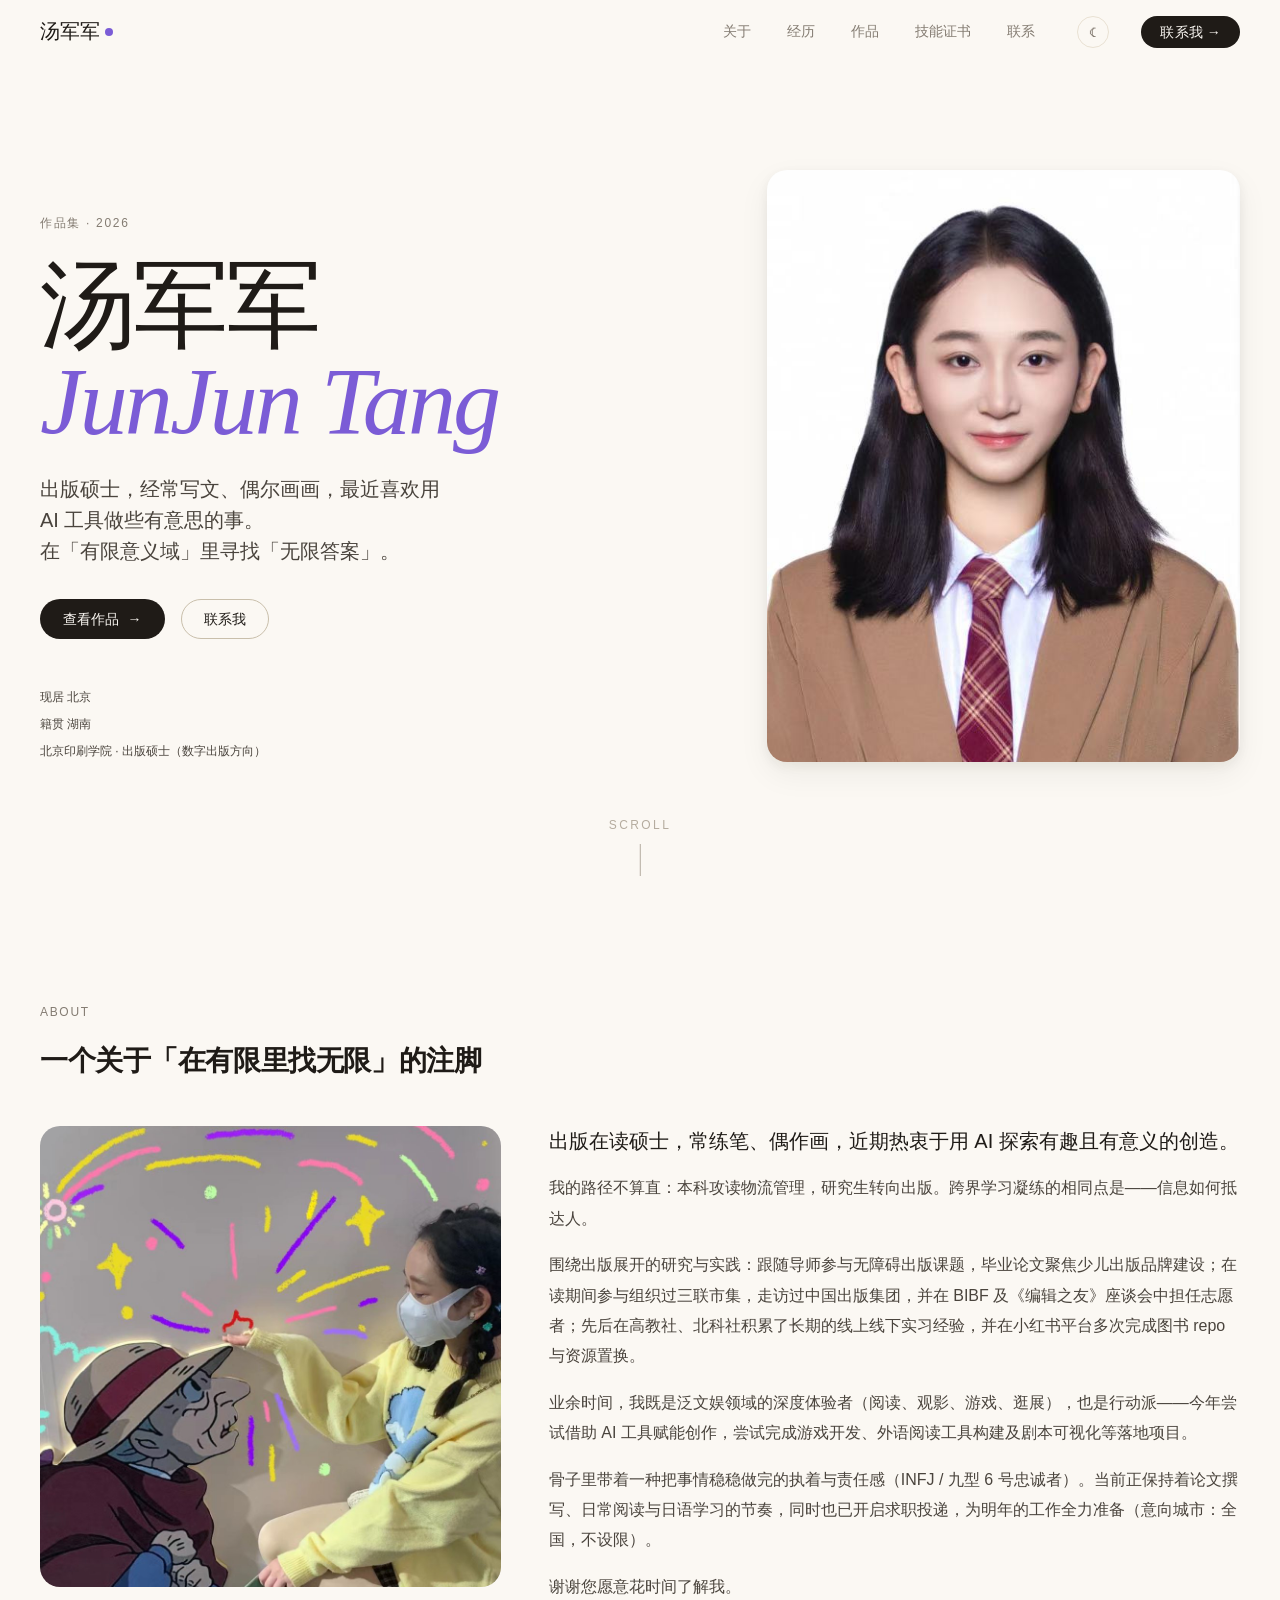
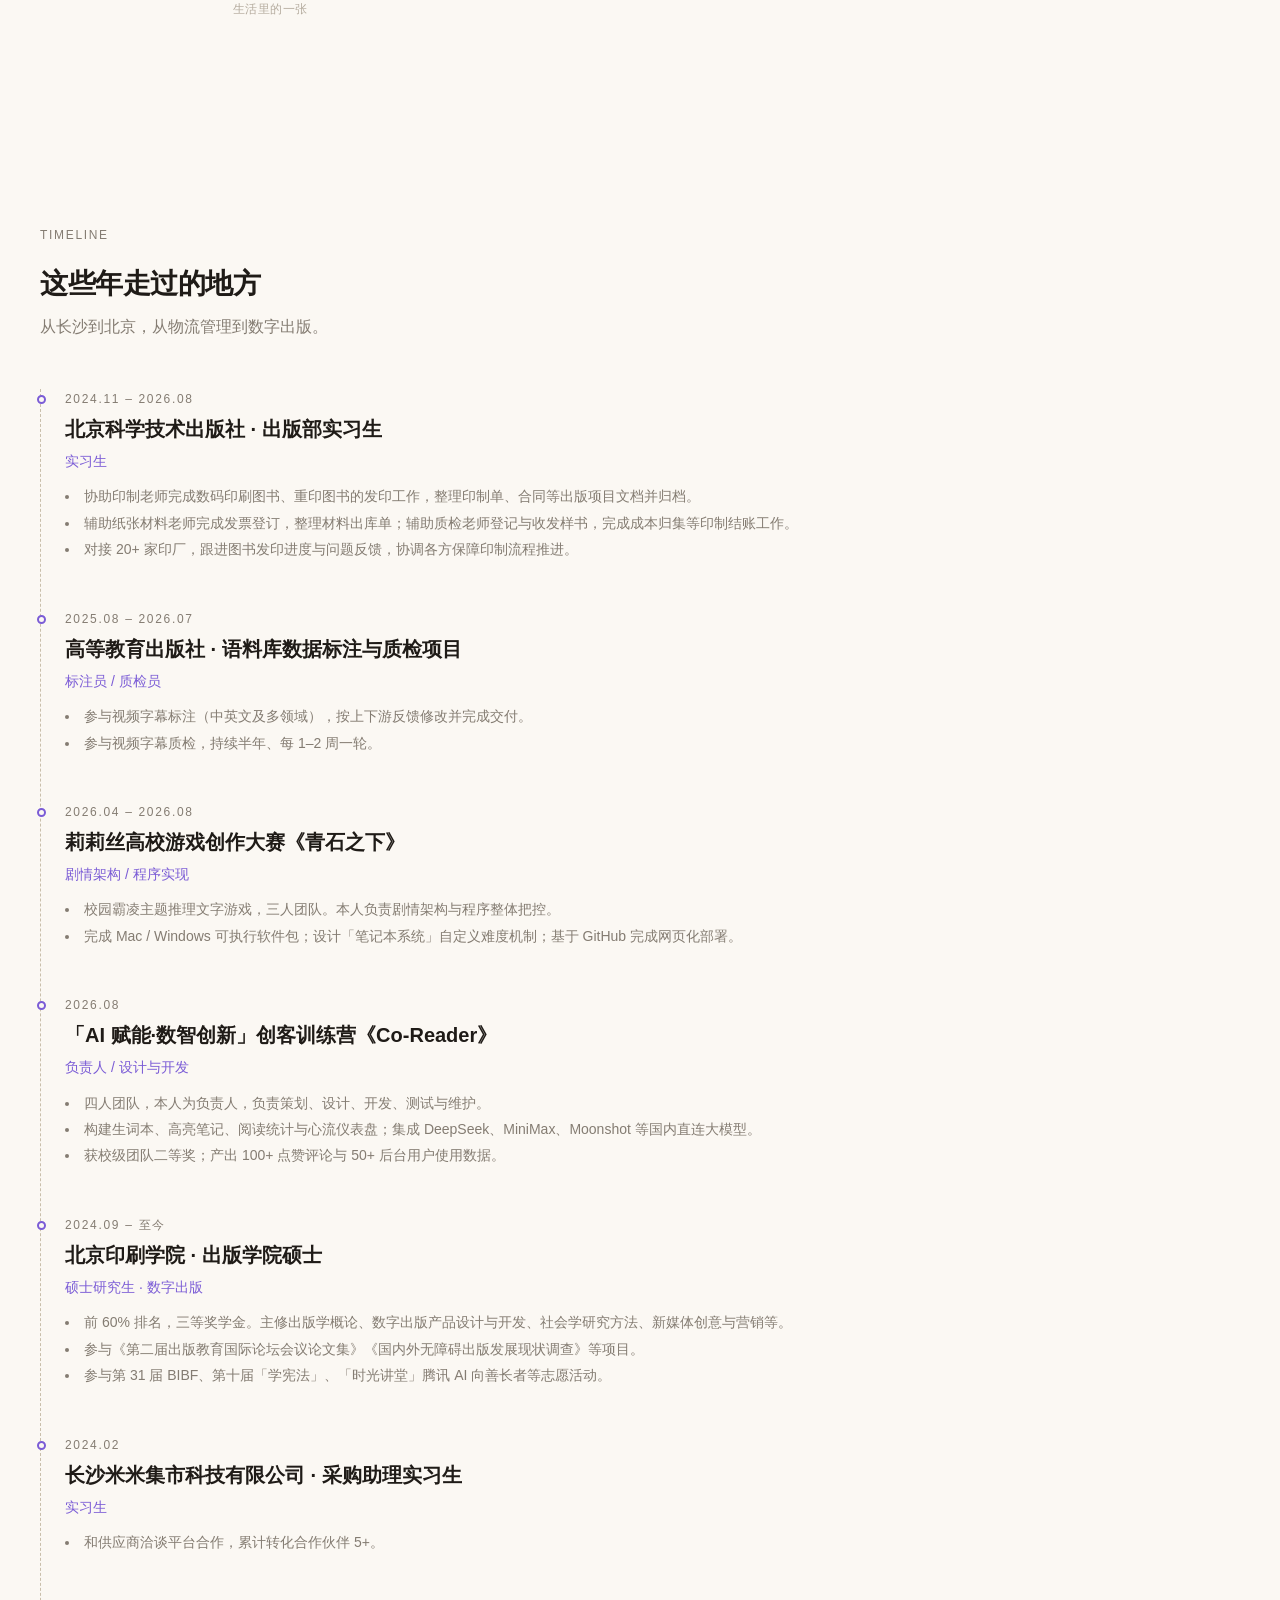
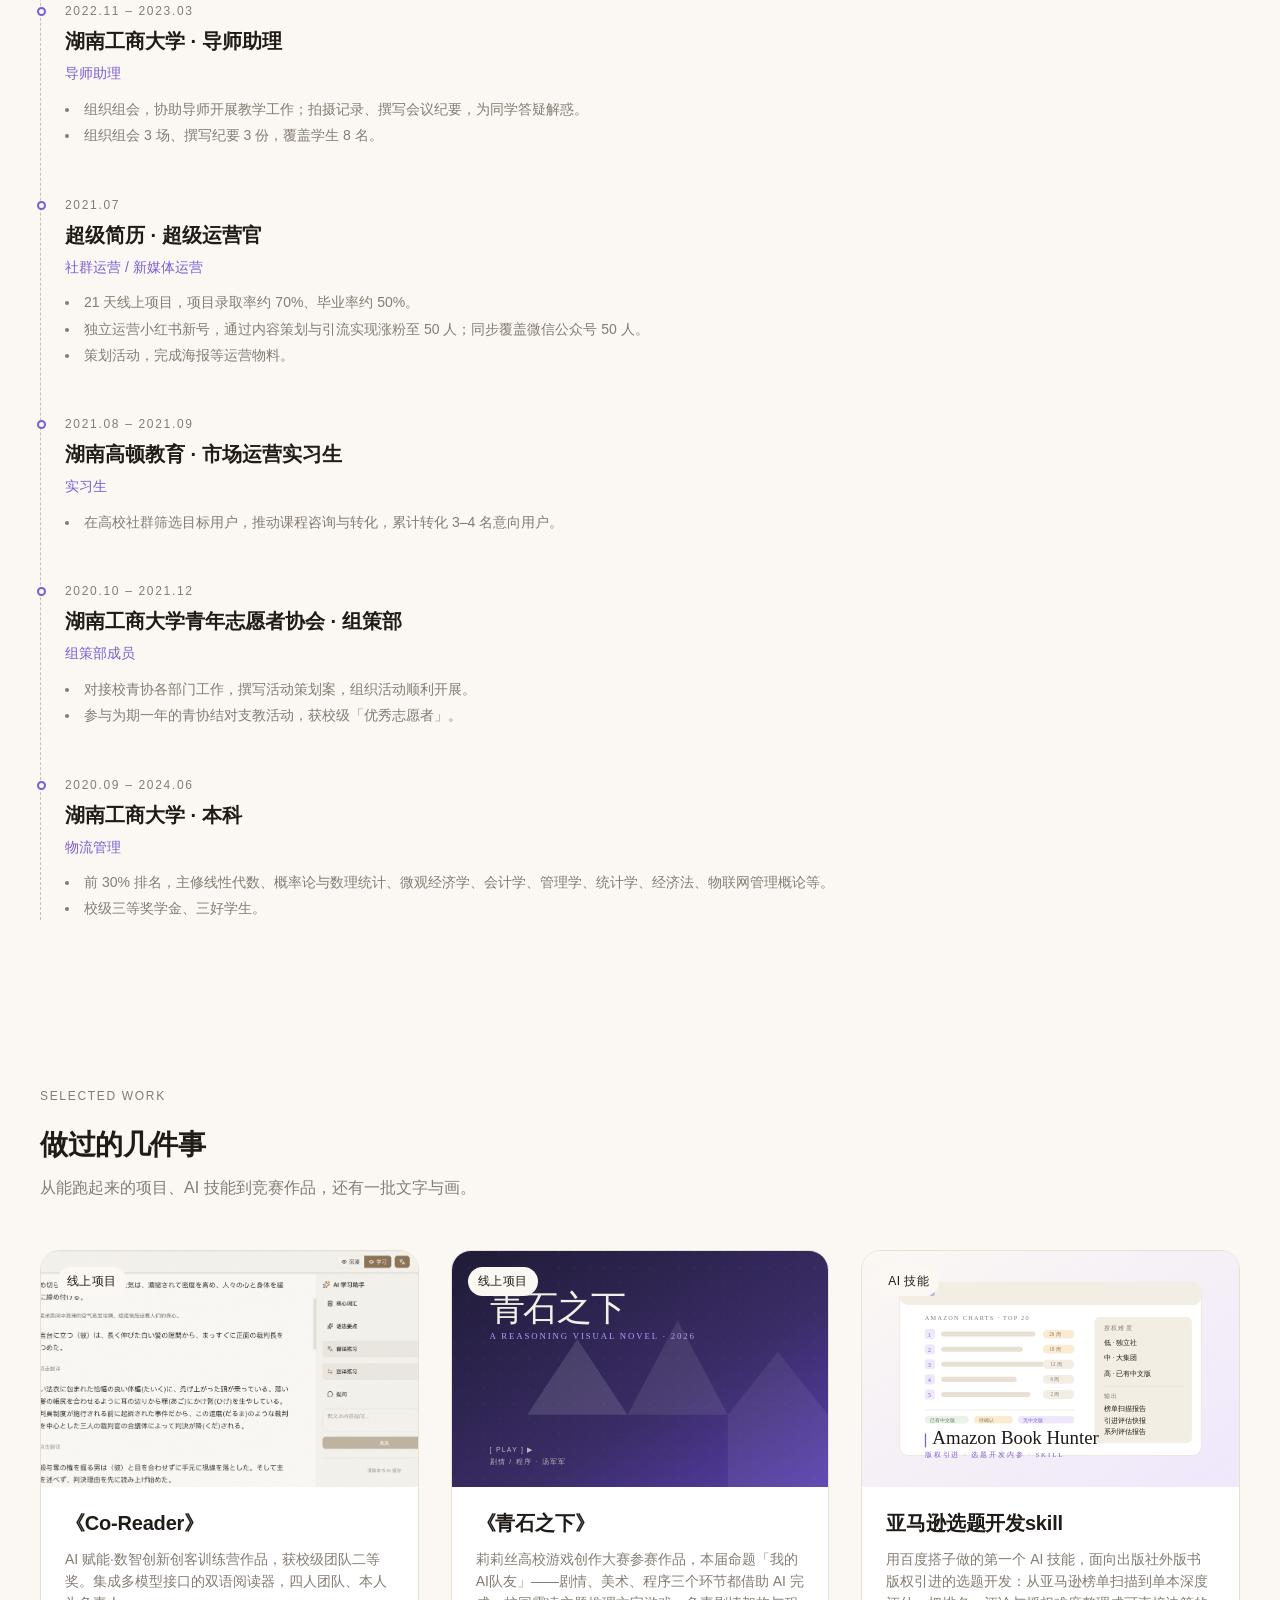
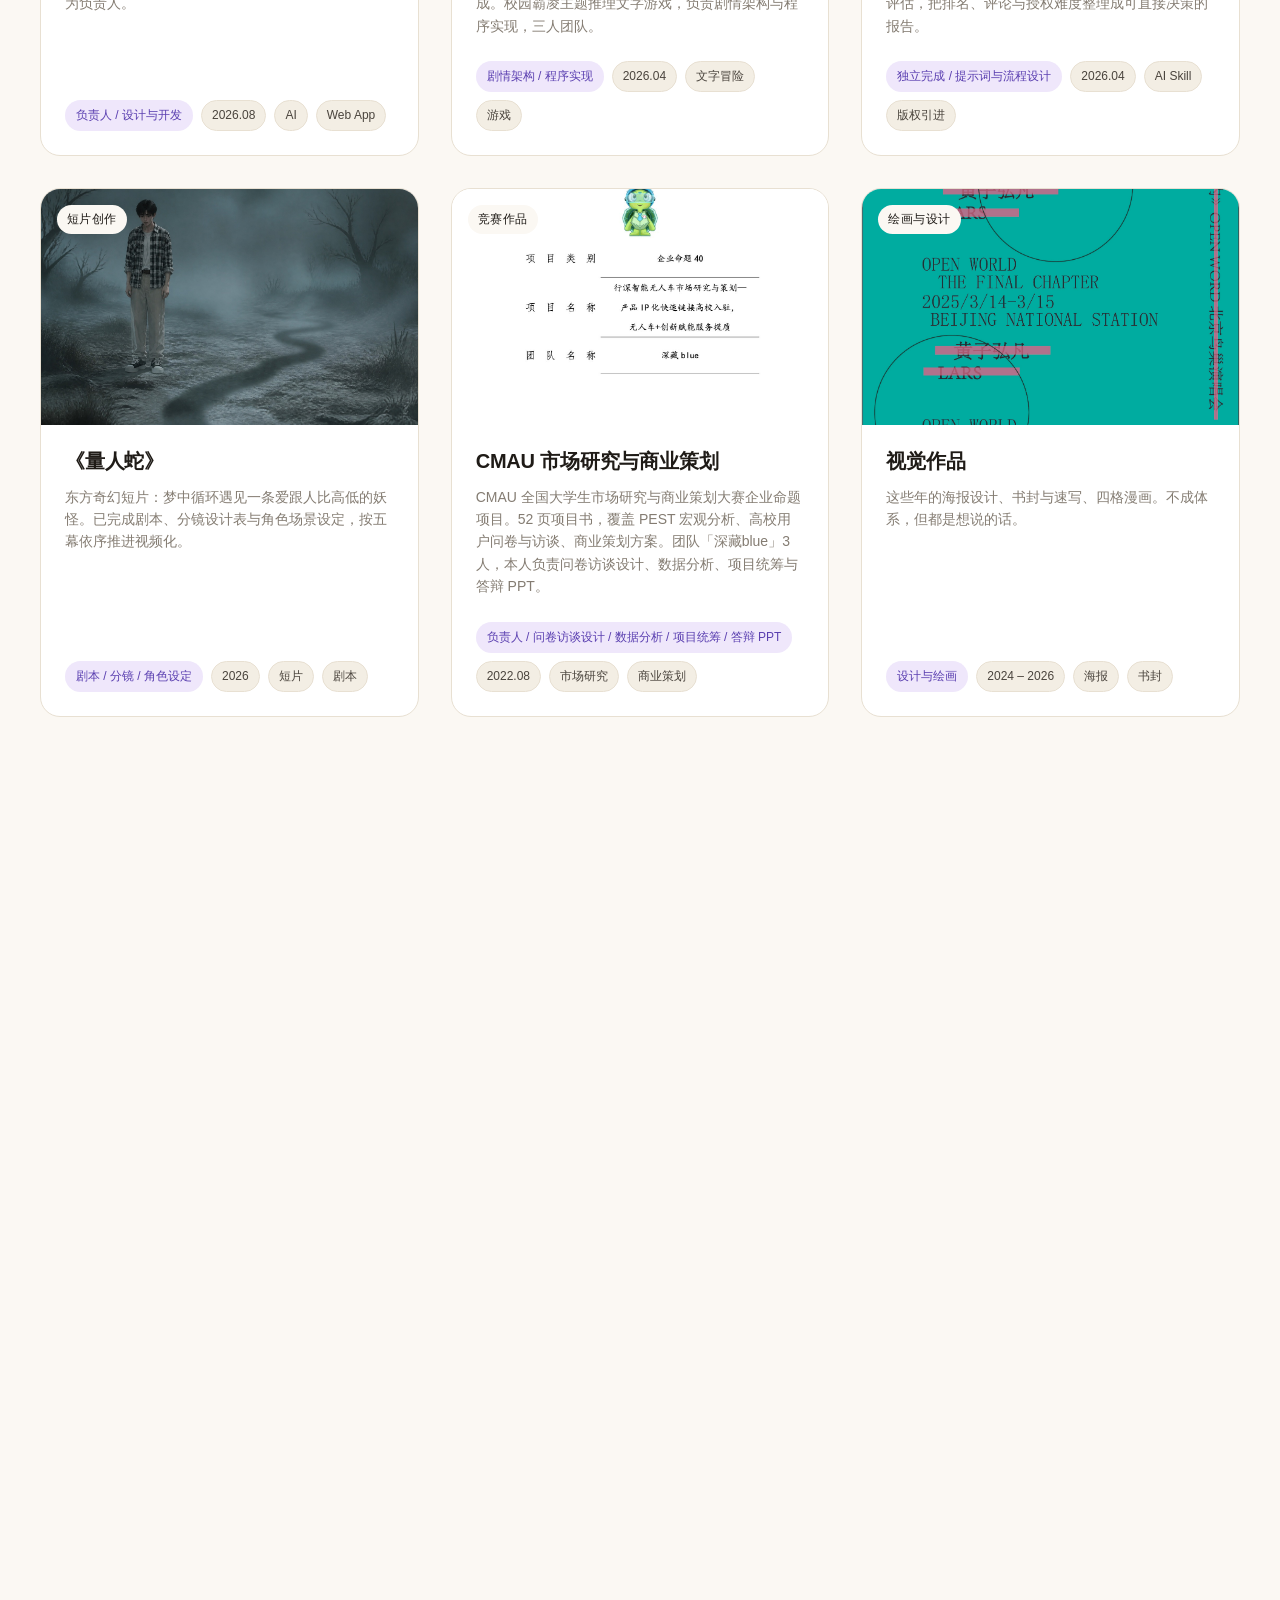
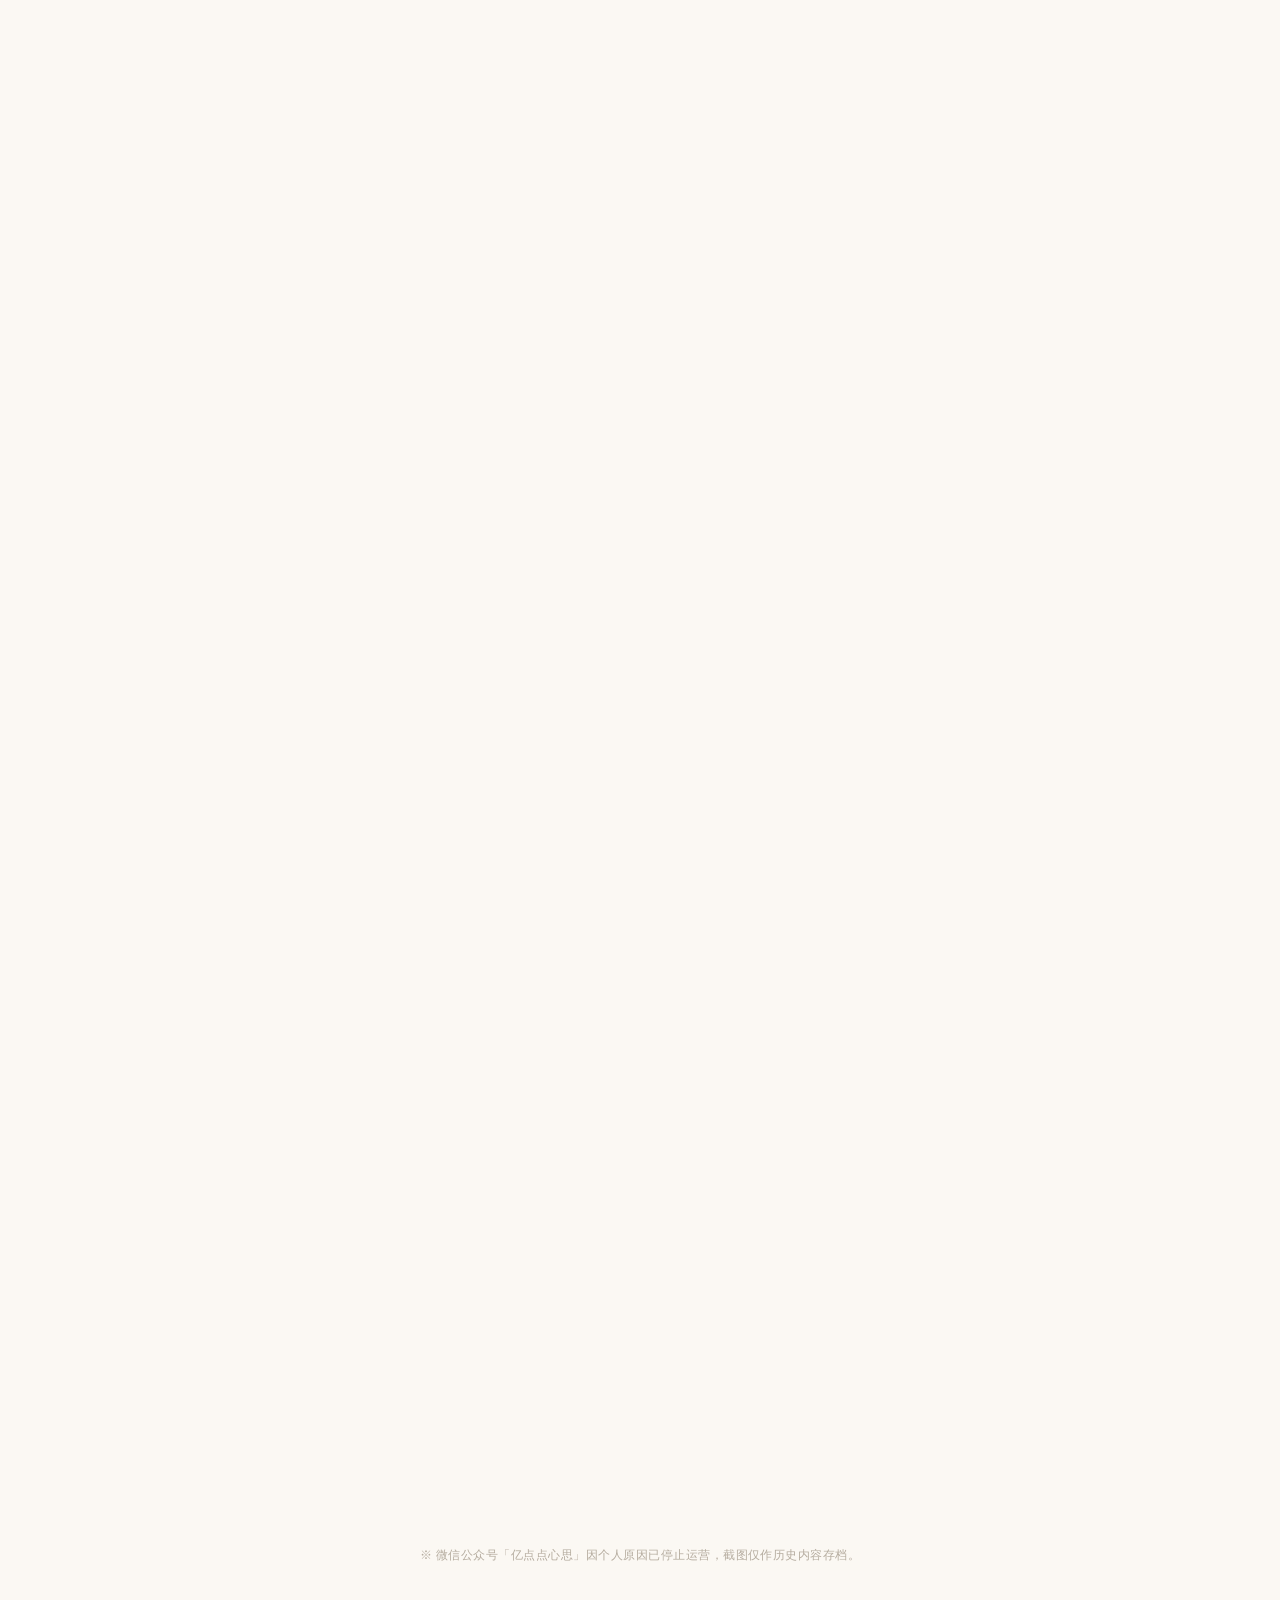
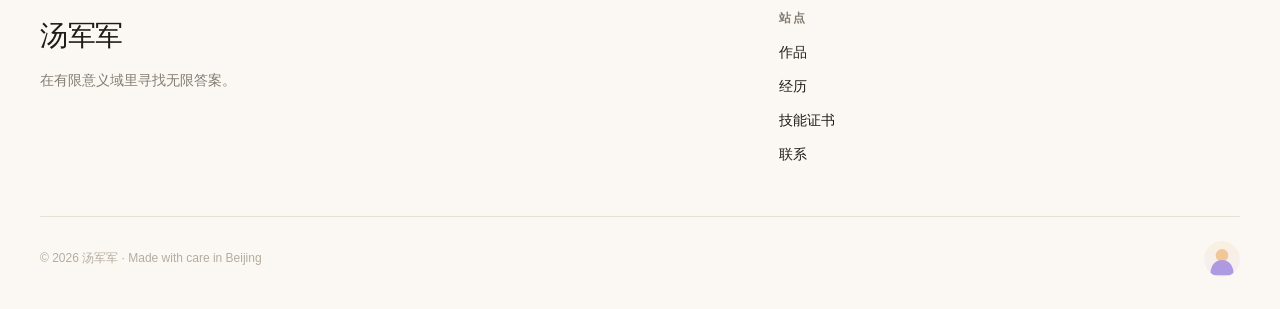
<file: index.html>
<!DOCTYPE html>
<html lang="zh-CN">
<head>
  <meta charset="UTF-8" />
  <meta name="viewport" content="width=device-width, initial-scale=1.0" />
  <title>汤军军 · 作品集 — In Publishing We Find</title>
  <meta name="description" content="汤军军的个人作品集：出版硕士 / 游戏开发者 / 文字写作者 / 偶尔画点画。北京印刷学院数字出版方向，关注出版、游戏、AI 应用与设计。" />
  <meta name="theme-color" content="#FBF8F3" />

  <!-- Open Graph -->
  <meta property="og:title" content="汤军军 · 作品集" />
  <meta property="og:description" content="出版硕士 · 游戏开发者 · 文字写作者 · 偶尔画点画" />
  <meta property="og:type" content="website" />

  <link rel="icon" type="image/svg+xml" href="assets/images/footer-avatar.svg" />

  <link rel="stylesheet" href="assets/css/tokens.css" />
  <link rel="stylesheet" href="assets/css/base.css" />
  <link rel="stylesheet" href="assets/css/components.css" />
</head>
<body>

  <a href="#main" class="skip-link">跳到主要内容</a>

  <!-- ============================ 顶部导航 ============================ -->
  <header class="nav" role="banner">
    <div class="nav__inner">
      <a href="#top" class="nav__brand">汤军军<span class="nav__brand-dot" aria-hidden="true"></span></a>
      <nav class="nav__menu" aria-label="主导航">
        <a href="#about"        class="nav__link">关于</a>
        <a href="#timeline"     class="nav__link">经历</a>
        <a href="#works"        class="nav__link">作品</a>
        <a href="#skills"       class="nav__link">技能证书</a>
        <a href="#contact"      class="nav__link">联系</a>
        <button class="nav__theme" data-theme-toggle type="button" aria-pressed="false" aria-label="切换深色模式">☾</button>
        <a href="#contact"      class="btn btn--primary nav__cta">联系我 →</a>
      </nav>
      <button class="nav__burger" aria-label="打开菜单" aria-expanded="false">
        <svg width="20" height="14" viewBox="0 0 20 14" fill="none">
          <path d="M0 1h20M0 7h20M0 13h20" stroke="currentColor" stroke-width="2"/>
        </svg>
      </button>
    </div>
  </header>

  <main id="main">
  <!-- ============================ 首屏 ============================ -->
  <section class="hero" id="top">
    <div class="container hero__inner">
      <div class="hero__intro">
        <span class="eyebrow reveal">作品集 · 2026</span>
        <h1 class="hero__name reveal">
          汤军军<br /><em>JunJun Tang</em>
        </h1>
        <p class="hero__line reveal">
          出版硕士，经常写文、偶尔画画，最近喜欢用 AI 工具做些有意思的事。<br />
          在「有限意义域」里寻找「无限答案」。
        </p>
        <div class="hero__cta reveal">
          <a href="#works"   class="btn btn--primary">查看作品 <span class="arrow">→</span></a>
          <a href="#contact" class="btn btn--ghost">联系我</a>
        </div>
        <div class="hero__meta reveal">
          <strong>现居 北京</strong>
          <strong>籍贯 湖南</strong>
          <strong>北京印刷学院 · 出版硕士（数字出版方向）</strong>
        </div>
      </div>
      <div class="hero__visual reveal">
        <img class="hero__portrait"
             src="assets/images/hero/portrait.jpg"
             alt="汤军军的肖像"
             width="600" height="750" />
      </div>
    </div>
    <div class="hero__scroll" aria-hidden="true">SCROLL</div>
  </section>

  <!-- ============================ 关于 ============================ -->
  <section class="section" id="about">
    <div class="container">
      <div class="section__head reveal">
        <span class="eyebrow">ABOUT</span>
        <h2 class="title">一个关于「在有限里找无限」的注脚</h2>
      </div>

      <div class="about__grid">
        <figure class="about__photo reveal">
          <img class="about__photo-img" alt="汤军军" width="960" height="960" loading="lazy" />
          <figcaption>生活里的一张</figcaption>
        </figure>
        <div class="about__body">
          <div class="about__text">
            <p class="lead about__lede"></p>
            <div class="about__paragraphs"></div>
          </div>
        </div>
      </div>
    </div>
  </section>

  <!-- ============================ 经历 ============================ -->
  <section class="section" id="timeline">
    <div class="container">
      <div class="section__head reveal">
        <span class="eyebrow">TIMELINE</span>
        <h2 class="title">这些年走过的地方</h2>
        <p class="muted">从长沙到北京，从物流管理到数字出版。</p>
      </div>
      <div class="timeline" data-timeline></div>
    </div>
  </section>

  <!-- ============================ 作品（含写作与画廊） ============================ -->
  <section class="section section--tight" id="works">
    <div class="container">
      <div class="section__head reveal">
        <span class="eyebrow">SELECTED WORK</span>
        <h2 class="title">做过的几件事</h2>
        <p class="muted">从能跑起来的项目、AI 技能到竞赛作品，还有一批文字与画。</p>
      </div>
      <div class="works" data-featured></div>
    </div>
  </section>

  <section class="section" id="writing">
    <div class="container">
      <div class="section__head reveal">
        <span class="eyebrow">WRITING</span>
        <h2 class="title">写过的东西</h2>
        <p class="muted">纸媒发表、评论节选、短篇与随笔。</p>
      </div>
      <div data-writing-preview></div>
    </div>
  </section>

  <!-- ============================ 公众号 / 小红书运营 ============================ -->
  <section class="section section--tight" id="social">
    <div class="container">
      <div class="section__head reveal">
        <span class="eyebrow">SELF MEDIA</span>
        <h2 class="title">公众号 / 小红书运营</h2>
        <p class="muted">公众号「亿点点心思」与小红书「Megalomaniac」。表达是另一种练习。</p>
      </div>
      <div class="social" data-social></div>
      <p style="text-align:center;margin-top:var(--space-8);font-size:var(--fs-12);color:var(--ink-faint);letter-spacing:0.04em">
        ※ 微信公众号「亿点点心思」因个人原因已停止运营，截图仅作历史内容存档。
      </p>
    </div>
  </section>

  <section class="section" id="gallery">
    <div class="container">
      <div class="section__head reveal">
        <span class="eyebrow">VISUAL</span>
        <h2 class="title">画过的与设计过的</h2>
        <p class="muted">随便画画 · 四格漫画 · 书封设计 · 海报设计</p>
      </div>
      <div class="gallery gallery--flow" data-gallery></div>
    </div>
  </section>

  <!-- ============================ 技能 ============================ -->
  <section class="section" id="skills">
    <div class="container">
      <div class="section__head reveal">
        <span class="eyebrow">SKILLS</span>
        <h2 class="title">技能</h2>
      </div>
      <div class="skills" data-skills></div>
    </div>
  </section>

  <!-- ============================ 证书与荣誉 ============================ -->
  <section class="section" id="certs">
    <div class="container">
      <div class="section__head reveal">
        <span class="eyebrow">CERTS &amp; AWARDS</span>
        <h2 class="title">证书与荣誉</h2>
      </div>
      <div class="certs" data-certs></div>
    </div>
  </section>

  <!-- ============================ 志愿服务证明 ============================ -->
  <section class="section" id="service">
    <div class="container">
      <div class="section__head reveal">
        <span class="eyebrow">VOLUNTEERING</span>
        <h2 class="title">志愿服务证明</h2>
      </div>
      <div class="certs" data-service></div>
    </div>
  </section>

  <!-- ============================ 联系 ============================ -->
  <section class="section" id="contact">
    <div class="container">
      <div class="section__head reveal">
        <span class="eyebrow">CONTACT</span>
        <h2 class="title">欢迎来联系我～</h2>
      </div>

      <div class="contact">
        <p class="contact__big reveal">
          邮件是最好的方式 —— <a href="mailto:1934378847@qq.com" data-copy-email data-email="1934378847@qq.com">1934378847@qq.com</a><br />
          也可以电话（同微信）<a href="tel:18817134052">18817134052</a> 找到我。
        </p>
        <dl class="contact__channels reveal">
          <div class="contact__row">
            <dt>邮箱</dt>
            <dd>
              <a href="mailto:1934378847@qq.com" data-copy-email data-email="1934378847@qq.com">1934378847@qq.com</a>
              <button class="contact__copy" data-copy-email data-email="1934378847@qq.com">复制</button>
            </dd>
          </div>
          <div class="contact__row">
            <dt>电话 / 微信</dt>
            <dd><a href="tel:18817134052">18817134052</a></dd>
          </div>
          <div class="contact__row">
            <dt>GitHub</dt>
            <dd><a href="https://github.com/jt1934378847-bot" target="_blank" rel="noopener">@jt1934378847-bot</a></dd>
          </div>
          <div class="contact__row">
            <dt>小红书</dt>
            <dd>
              <a href="https://xhslink.cn/o/90cUq6Ve3BG" target="_blank" rel="noopener">Megalomaniac（667132593）</a>
            </dd>
          </div>
          <div class="contact__row">
            <dt>公众号</dt>
            <dd>亿点点心思<span style="color:var(--ink-faint);font-size:var(--fs-12)"> · 已停止运营</span></dd>
          </div>
        </dl>
      </div>
    </div>
  </section>

  </main>

  <!-- ============================ 页脚 ============================ -->
  <footer class="footer">
    <div class="container">
      <div class="footer__inner">
        <div>
          <div class="footer__brand">汤军军</div>
          <p class="footer__line">在有限意义域里寻找无限答案。</p>
        </div>
        <div class="footer__col">
          <h4>站点</h4>
          <ul>
            <li><a href="#works">作品</a></li>
            <li><a href="#timeline">经历</a></li>
            <li><a href="#skills">技能证书</a></li>
            <li><a href="#contact">联系</a></li>
          </ul>
        </div>
      </div>
      <div class="footer__bottom">
        <span>© <span data-year>2026</span> 汤军军 · Made with care in Beijing</span>
        <img src="assets/images/footer-avatar.svg" alt="" />
      </div>
    </div>
  </footer>

  <!-- ============================ 灯箱 ============================ -->
  <div class="lightbox" role="dialog" aria-modal="true" aria-hidden="true" aria-label="图片查看">
    <button class="lightbox__close" aria-label="关闭">
      <svg width="14" height="14" viewBox="0 0 14 14" stroke="currentColor" stroke-width="2" fill="none"><path d="M1 1l12 12M13 1L1 13"/></svg>
    </button>
    <button class="lightbox__nav lightbox__nav--prev" aria-label="上一张">
      <svg width="14" height="14" viewBox="0 0 14 14" stroke="currentColor" stroke-width="2" fill="none"><path d="M9 1L3 7l6 6"/></svg>
    </button>
    <div class="lightbox__inner">
      <img class="lightbox__img" alt="" />
      <div class="lightbox__caption"></div>
    </div>
    <button class="lightbox__nav lightbox__nav--next" aria-label="下一张">
      <svg width="14" height="14" viewBox="0 0 14 14" stroke="currentColor" stroke-width="2" fill="none"><path d="M5 1l6 6-6 6"/></svg>
    </button>
  </div>

  <!-- ============================ 返回顶部 ============================ -->
  <button class="totop" data-totop aria-label="回到顶部">
    <svg width="16" height="16" viewBox="0 0 16 16" fill="none" stroke="currentColor" stroke-width="2">
      <path d="M8 14V2M2 8l6-6 6 6"/>
    </svg>
  </button>

  <!-- Scripts -->
  <script src="assets/js/data.js"></script>
  <script src="assets/js/render.js"></script>
  <script src="assets/js/lightbox.js"></script>
  <script src="assets/js/nav.js"></script>
  <script src="assets/js/main.js"></script>
</body>
</html>
</file>
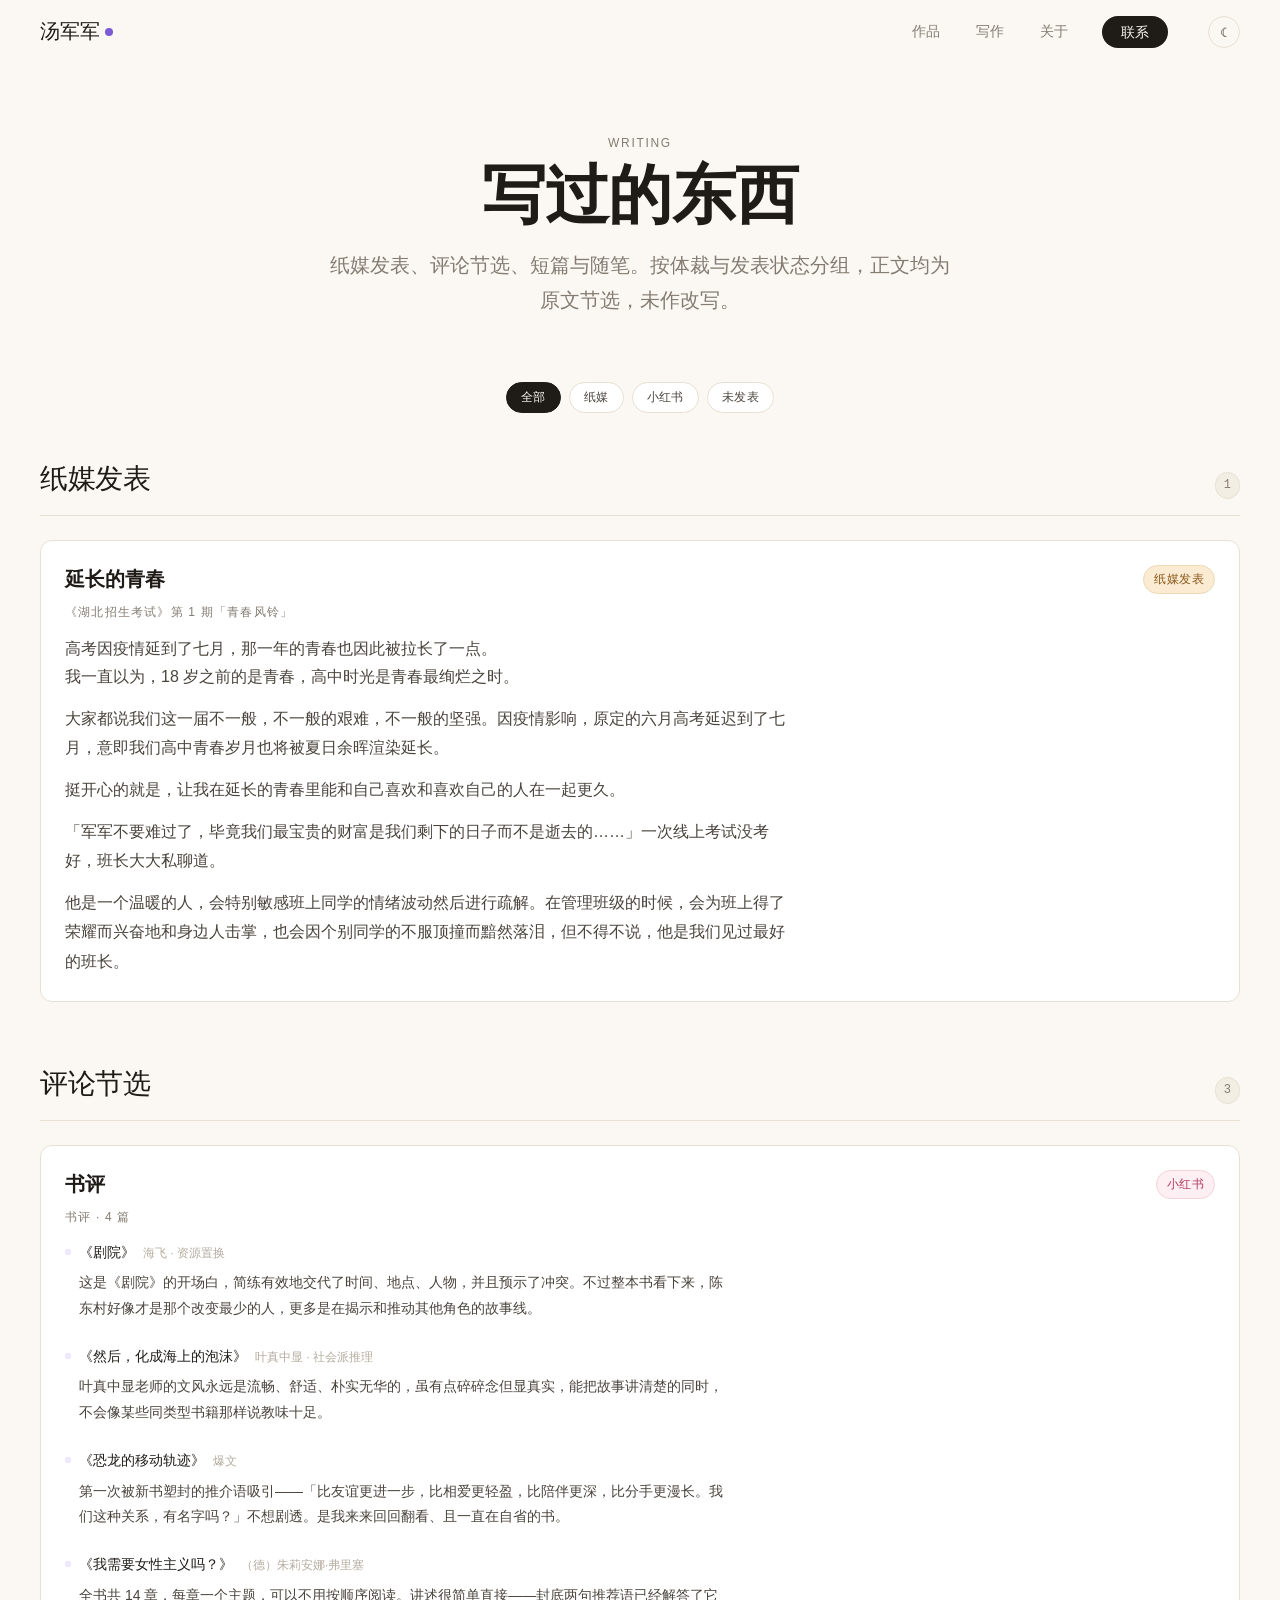
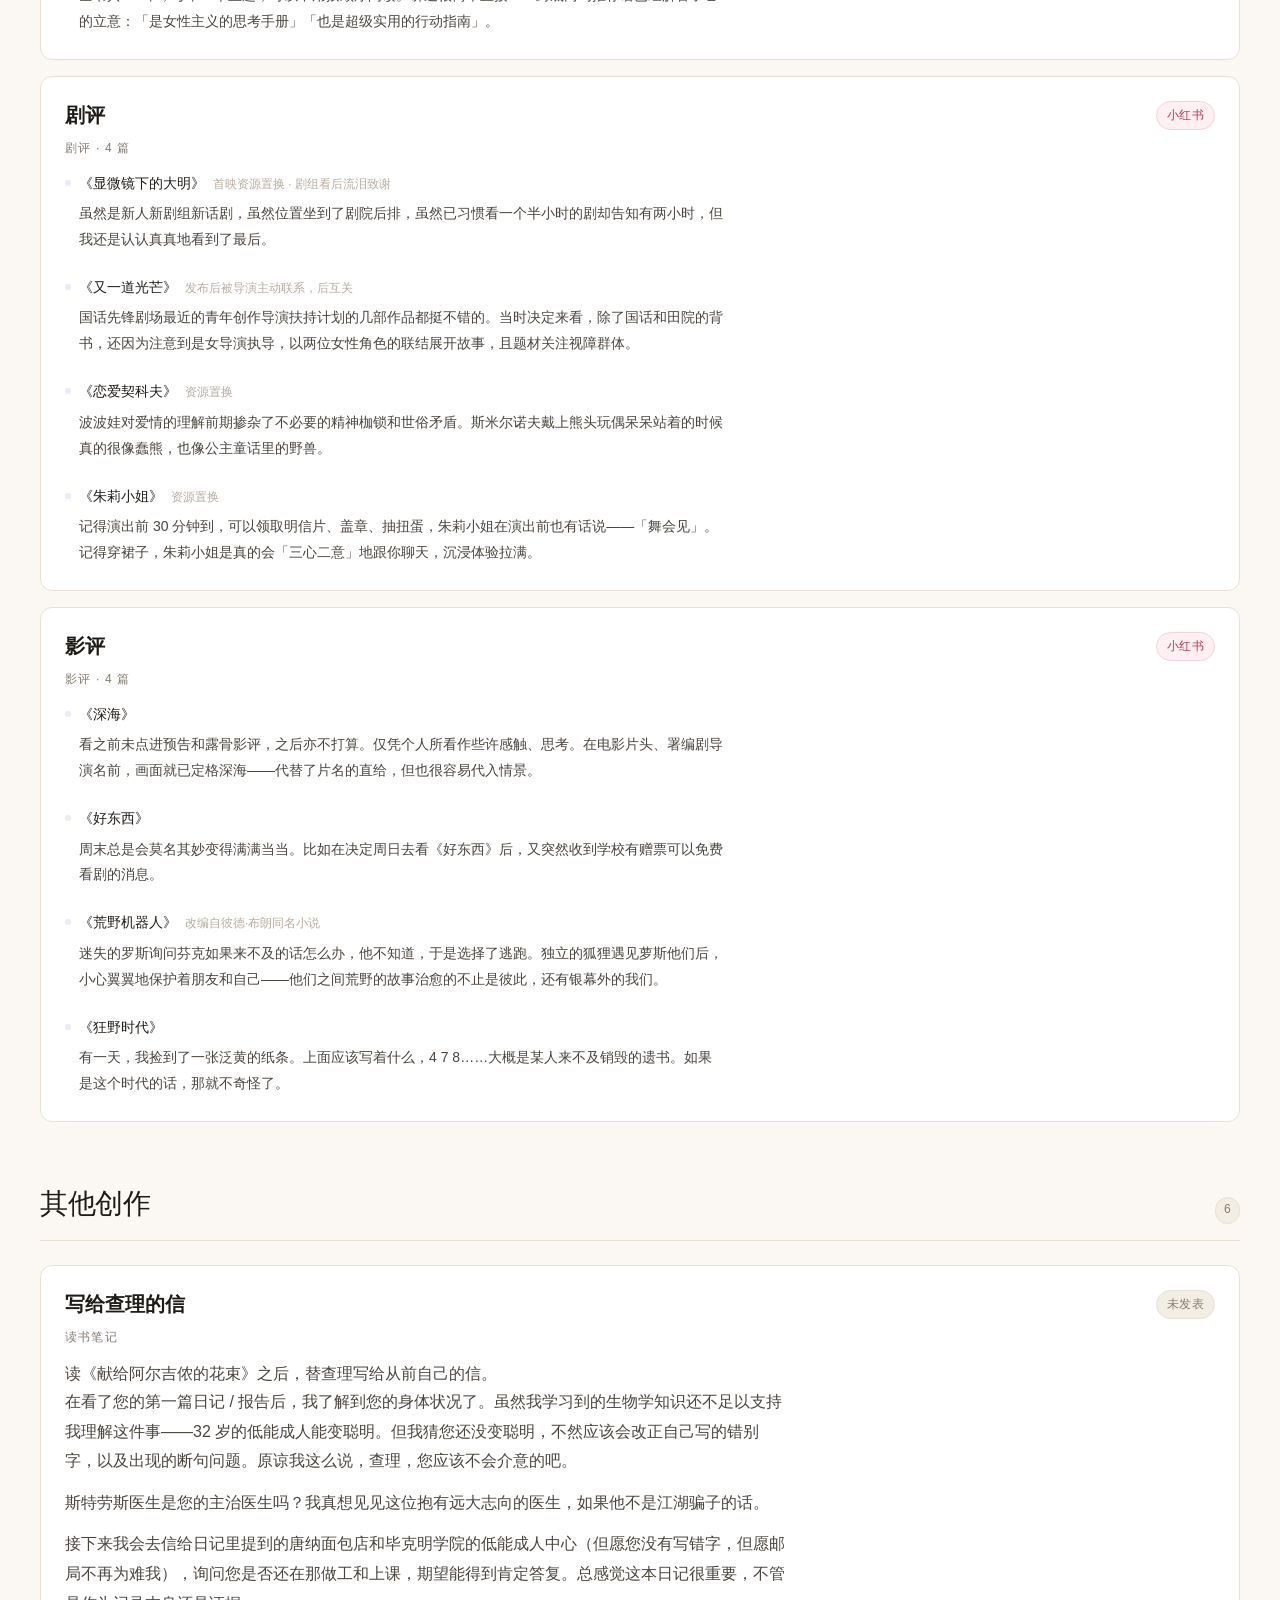
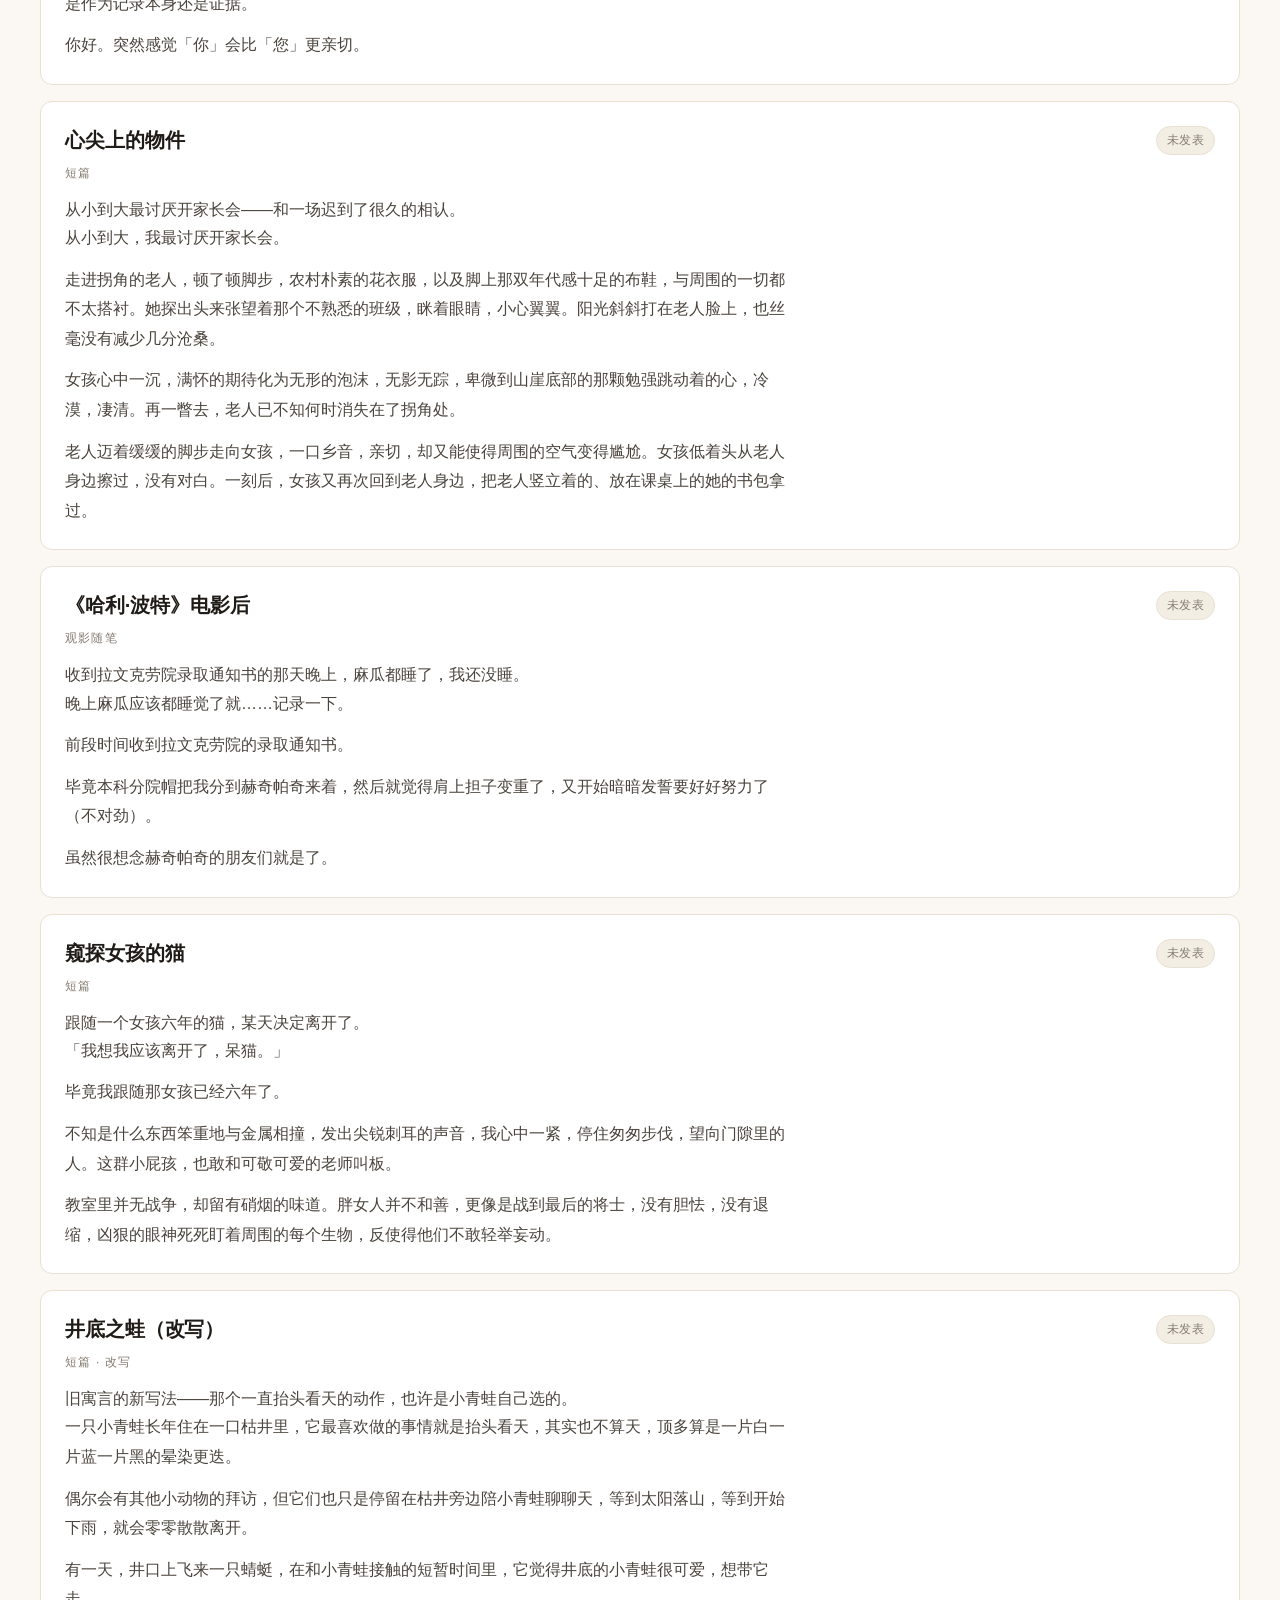
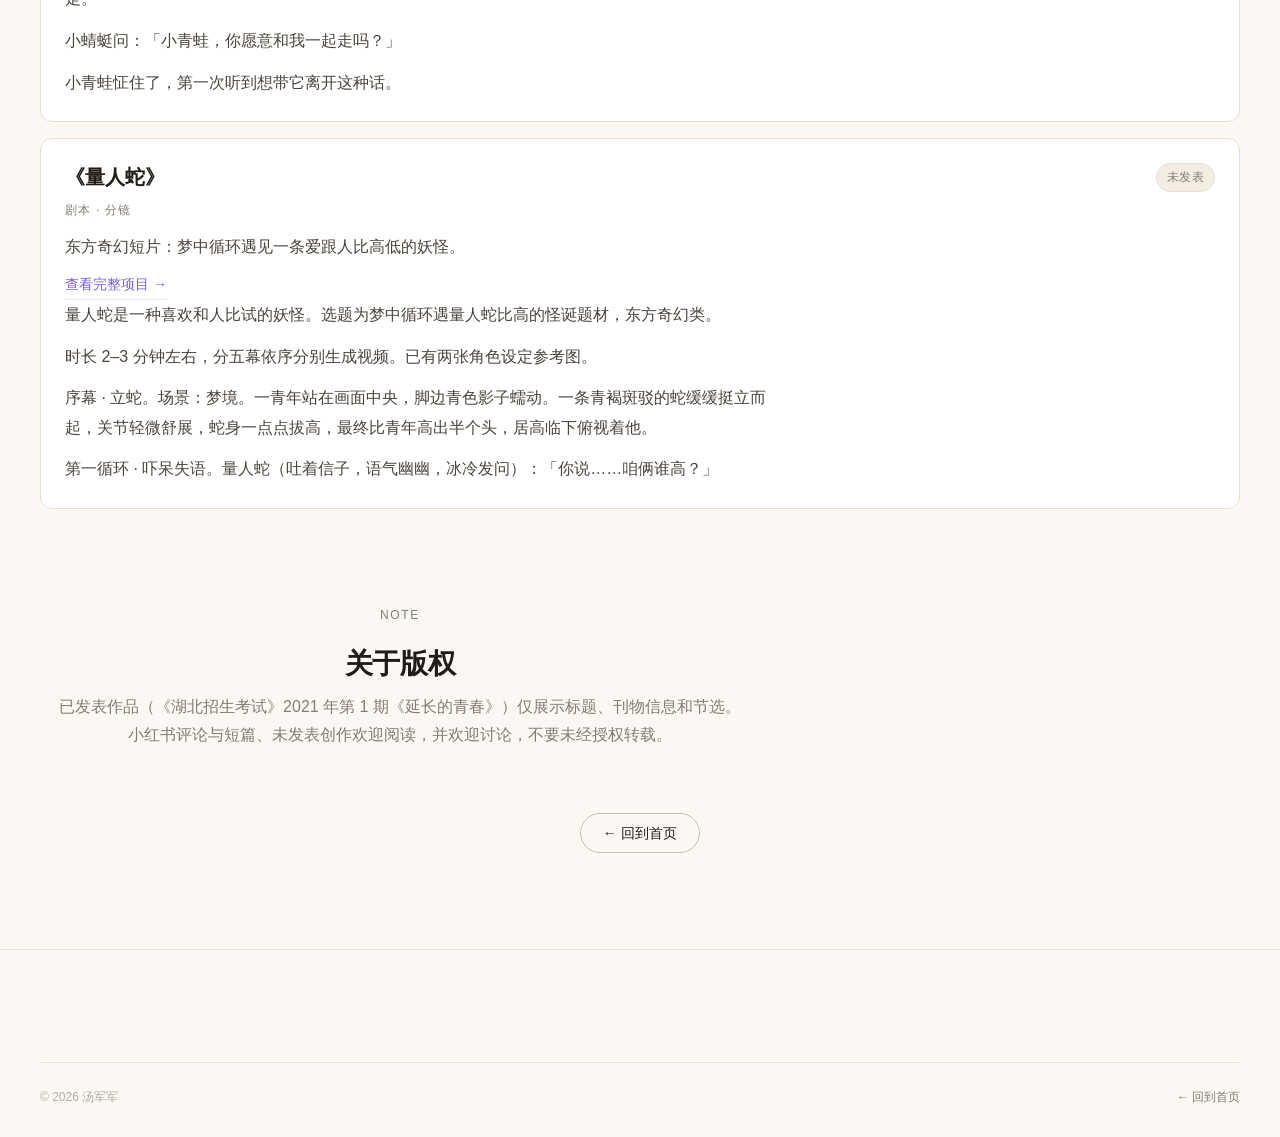
<file: writing/index.html>
<!DOCTYPE html>
<html lang="zh-CN">
<head>
  <meta charset="UTF-8" />
  <meta name="viewport" content="width=device-width, initial-scale=1.0" />
  <title>写作 — 汤军军</title>
  <meta name="description" content="汤军军写过的东西：已发表作品、剧评、书评、影评、短篇、读书笔记与出版实践。" />
  <link rel="icon" type="image/svg+xml" href="../assets/images/footer-avatar.svg" />
  <link rel="stylesheet" href="../assets/css/tokens.css" />
  <link rel="stylesheet" href="../assets/css/base.css" />
  <link rel="stylesheet" href="../assets/css/components.css" />
</head>
<body>

  <a href="#main" class="skip-link">跳到主要内容</a>

  <header class="nav" role="banner">
    <div class="nav__inner">
      <a href="../index.html" class="nav__brand">汤军军<span class="nav__brand-dot" aria-hidden="true"></span></a>
      <nav class="nav__menu" aria-label="主导航">
        <a href="../index.html#works" class="nav__link">作品</a>
        <a href="../index.html#writing" class="nav__link">写作</a>
        <a href="../index.html#about" class="nav__link">关于</a>
        <a href="../index.html#contact" class="btn btn--primary nav__cta">联系</a>
        <button class="nav__theme" data-theme-toggle type="button" aria-pressed="false" aria-label="切换深色模式">☾</button>
      </nav>
      <button class="nav__burger" aria-label="打开菜单" aria-expanded="false">
        <svg width="20" height="14" viewBox="0 0 20 14" fill="none">
          <path d="M0 1h20M0 7h20M0 13h20" stroke="currentColor" stroke-width="2"/>
        </svg>
      </button>
    </div>
  </header>

  <main id="main" class="writing-page">

    <section class="container">
      <div class="writing-page__head reveal">
        <span class="eyebrow">WRITING</span>
        <h1 class="writing-page__title">写过的东西</h1>
        <p class="writing-page__lede">纸媒发表、评论节选、短篇与随笔。按体裁与发表状态分组，正文均为原文节选，未作改写。</p>
      </div>

      <!-- 状态筛选（数据驱动） -->
      <div class="filter-bar-v2" data-writing-filter role="tablist" aria-label="按发表状态筛选"></div>

      <!-- 内容列表（数据驱动） -->
      <div data-writing-list></div>

      <!-- 空状态 -->
      <div class="writing-empty" data-writing-empty>当前筛选下暂无条目。</div>

      <!-- 关于版权 -->
      <div class="section__head reveal" style="margin-top: var(--space-24); align-items: center; text-align: center;">
        <span class="eyebrow">NOTE</span>
        <h2 class="title">关于版权</h2>
        <p class="muted">
          已发表作品（《湖北招生考试》2021 年第 1 期《延长的青春》）仅展示标题、刊物信息和节选。<br />
          小红书评论与短篇、未发表创作欢迎阅读，并欢迎讨论，不要未经授权转载。
        </p>
      </div>
    </section>

    <div class="container" style="margin-top: var(--space-16); margin-bottom: var(--space-16); text-align: center;">
      <a href="../index.html" class="btn btn--ghost">← 回到首页</a>
    </div>

  </main>

  <footer class="footer">
    <div class="container">
      <div class="footer__bottom">
        <span>© <span data-year>2026</span> 汤军军</span>
        <a href="../index.html" style="color: var(--ink-muted);">← 回到首页</a>
      </div>
    </div>
  </footer>

  <button class="totop" data-totop aria-label="回到顶部">
    <svg width="16" height="16" viewBox="0 0 16 16" fill="none" stroke="currentColor" stroke-width="2">
      <path d="M8 14V2M2 8l6-6 6 6"/>
    </svg>
  </button>

  <script src="../assets/js/nav.js"></script>
  <script src="../assets/js/main.js"></script>
  <script src="../assets/js/data.js"></script>
  <script src="../assets/js/render.js"></script>
</body>
</html>
</file>
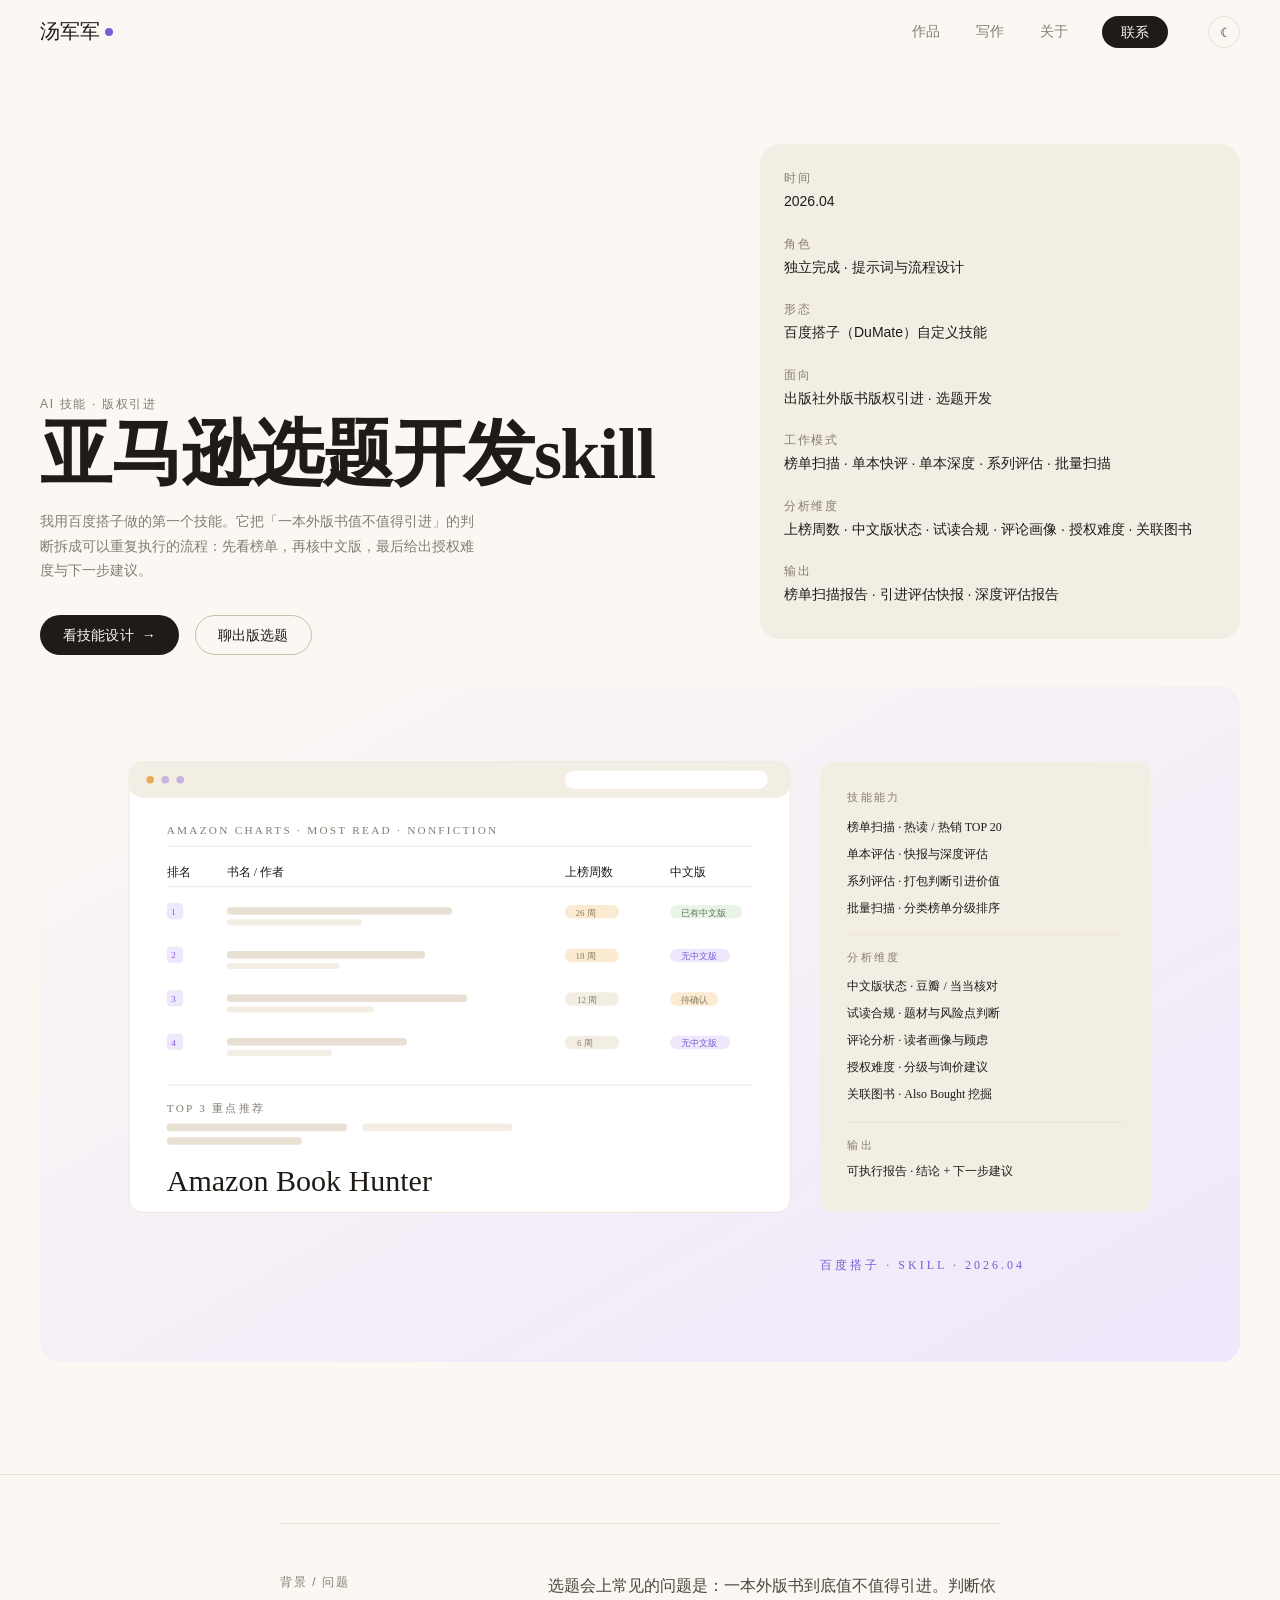
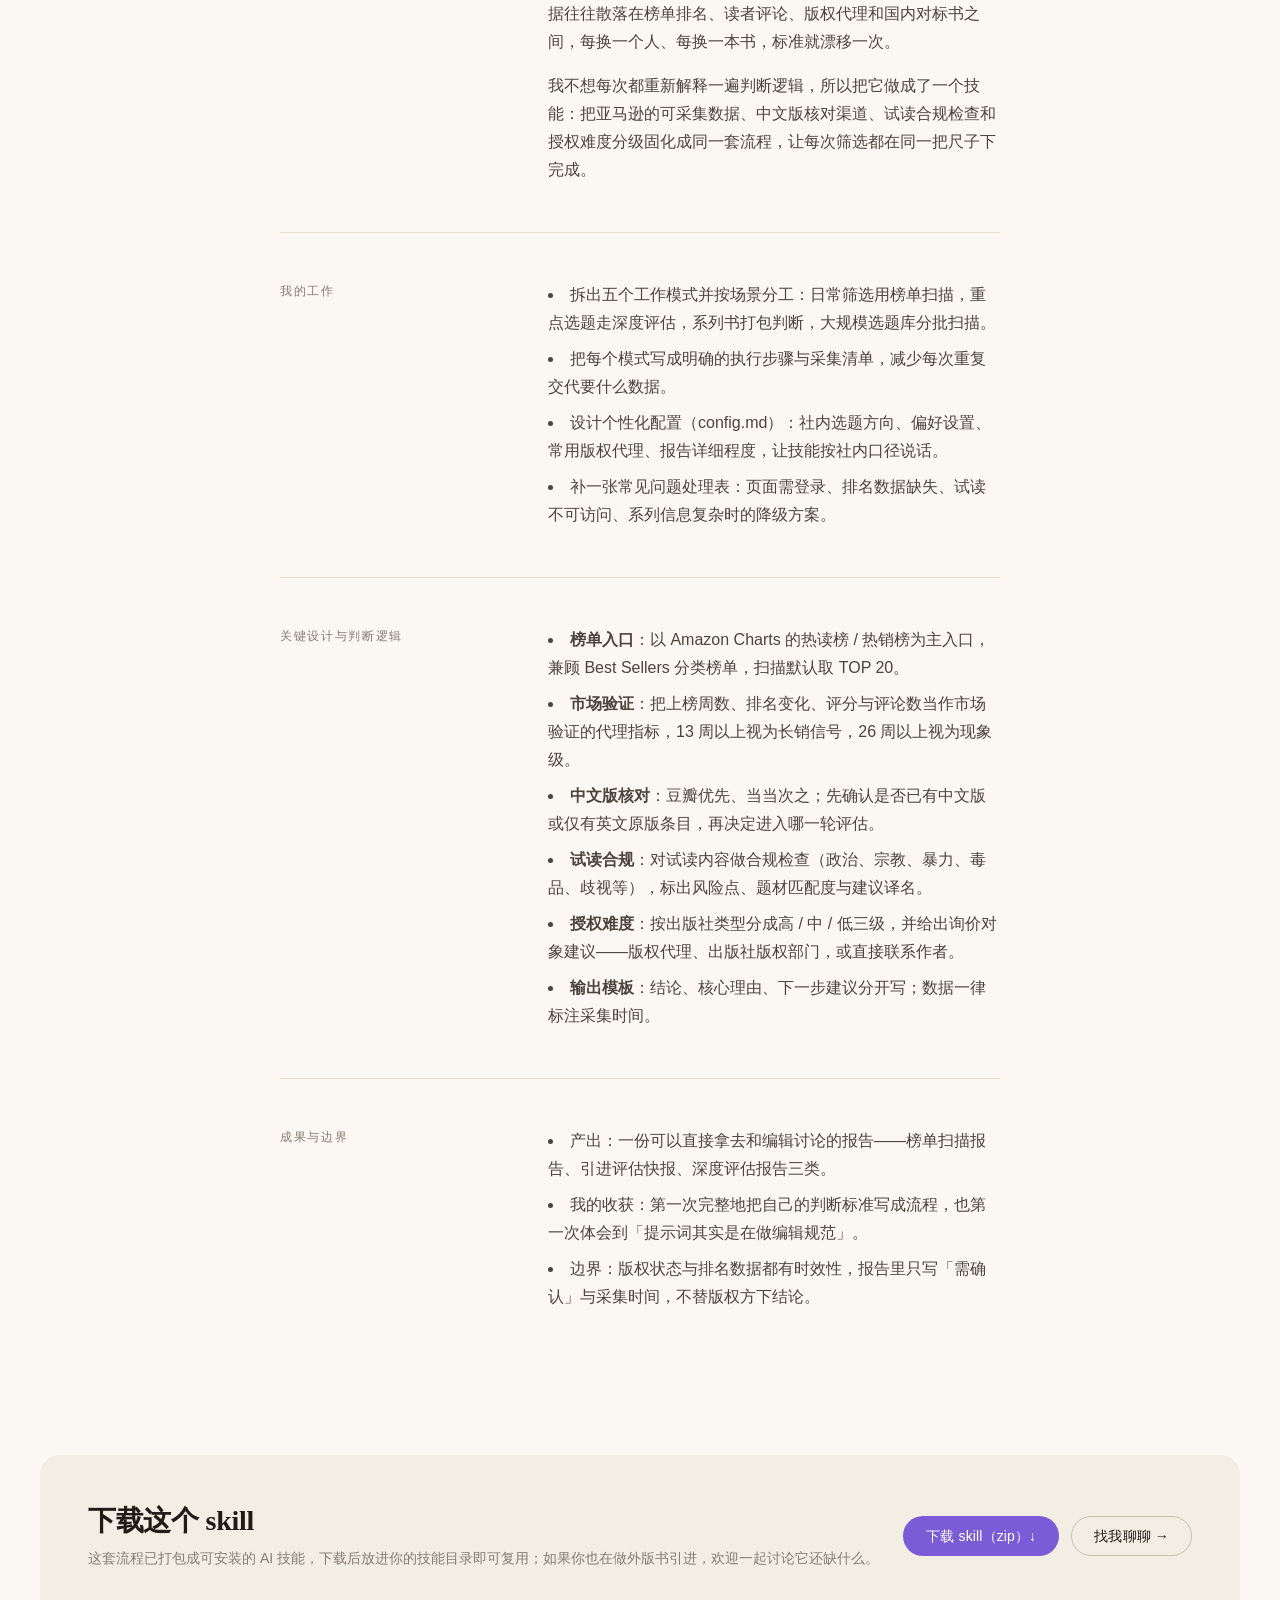
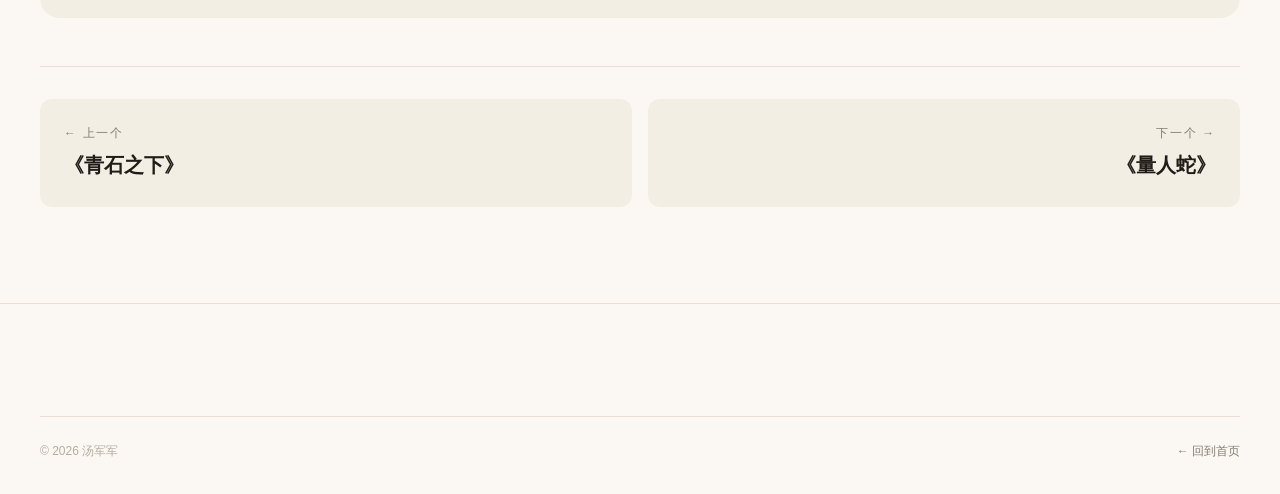
<file: works/amazon-book-hunter.html>
<!DOCTYPE html>
<html lang="zh-CN">
<head>
  <meta charset="UTF-8" />
  <meta name="viewport" content="width=device-width, initial-scale=1.0" />
  <title>亚马逊选题开发skill — 汤军军</title>
  <meta name="description" content="用百度搭子做的第一个 AI 技能：面向出版社外版书版权引进的选题开发流程，覆盖亚马逊榜单扫描、单本评估、中文版核对与授权难度分级。" />
  <link rel="icon" type="image/svg+xml" href="../assets/images/footer-avatar.svg" />
  <link rel="stylesheet" href="../assets/css/tokens.css" />
  <link rel="stylesheet" href="../assets/css/base.css" />
  <link rel="stylesheet" href="../assets/css/components.css" />
</head>
<body>

  <a href="#main" class="skip-link">跳到主要内容</a>

  <header class="nav" role="banner">
    <div class="nav__inner">
      <a href="../index.html" class="nav__brand">汤军军<span class="nav__brand-dot" aria-hidden="true"></span></a>
      <nav class="nav__menu" aria-label="主导航">
        <a href="../index.html#works" class="nav__link">作品</a>
        <a href="../index.html#writing" class="nav__link">写作</a>
        <a href="../index.html#about" class="nav__link">关于</a>
        <a href="../index.html#contact" class="btn btn--primary nav__cta">联系</a>
        <button class="nav__theme" data-theme-toggle type="button" aria-pressed="false" aria-label="切换深色模式">☾</button>
      </nav>
      <button class="nav__burger" aria-label="打开菜单" aria-expanded="false">
        <svg width="20" height="14" viewBox="0 0 20 14" fill="none">
          <path d="M0 1h20M0 7h20M0 13h20" stroke="currentColor" stroke-width="2"/>
        </svg>
      </button>
    </div>
  </header>

  <main id="main">

    <section class="proj-hero">
      <div class="container">
        <div class="proj-hero__inner">
          <div>
            <span class="eyebrow reveal">AI 技能 · 版权引进</span>
            <h1 class="proj-hero__title reveal">亚马逊选题开发skill</h1>
            <p class="proj-hero__tag reveal">
              我用百度搭子做的第一个技能。它把「一本外版书值不值得引进」的判断拆成可以重复执行的流程：先看榜单，再核中文版，最后给出授权难度与下一步建议。
            </p>
            <div class="hero__cta reveal" style="margin-top: 32px">
              <a href="#background" class="btn btn--primary">
                看技能设计 <span class="arrow">→</span>
              </a>
              <a href="../index.html#contact" class="btn btn--ghost">
                聊出版选题
              </a>
            </div>
          </div>
          <dl class="proj-card reveal">
            <div>
              <dt>时间</dt>
              <dd>2026.04</dd>
            </div>
            <div>
              <dt>角色</dt>
              <dd>独立完成 · 提示词与流程设计</dd>
            </div>
            <div>
              <dt>形态</dt>
              <dd>百度搭子（DuMate）自定义技能</dd>
            </div>
            <div>
              <dt>面向</dt>
              <dd>出版社外版书版权引进 · 选题开发</dd>
            </div>
            <div>
              <dt>工作模式</dt>
              <dd>榜单扫描 · 单本快评 · 单本深度 · 系列评估 · 批量扫描</dd>
            </div>
            <div>
              <dt>分析维度</dt>
              <dd>上榜周数 · 中文版状态 · 试读合规 · 评论画像 · 授权难度 · 关联图书</dd>
            </div>
            <div>
              <dt>输出</dt>
              <dd>榜单扫描报告 · 引进评估快报 · 深度评估报告</dd>
            </div>
          </dl>
        </div>

        <div class="proj-cover reveal">
          <img src="../assets/images/projects/amazon-book-hunter-cover.svg" alt="亚马逊选题开发 skill 的界面示意图" width="1600" height="900" />
        </div>
      </div>
    </section>

    <section class="container reading" style="padding-top: var(--space-12)">

      <div class="proj-block reveal" id="background">
        <div class="proj-block__label">背景 / 问题</div>
        <div class="proj-block__body">
          <p>
            选题会上常见的问题是：一本外版书到底值不值得引进。判断依据往往散落在榜单排名、读者评论、版权代理和国内对标书之间，每换一个人、每换一本书，标准就漂移一次。
          </p>
          <p>
            我不想每次都重新解释一遍判断逻辑，所以把它做成了一个技能：把亚马逊的可采集数据、中文版核对渠道、试读合规检查和授权难度分级固化成同一套流程，让每次筛选都在同一把尺子下完成。
          </p>
        </div>
      </div>

      <div class="proj-block reveal">
        <div class="proj-block__label">我的工作</div>
        <div class="proj-block__body">
          <ul>
            <li>拆出五个工作模式并按场景分工：日常筛选用榜单扫描，重点选题走深度评估，系列书打包判断，大规模选题库分批扫描。</li>
            <li>把每个模式写成明确的执行步骤与采集清单，减少每次重复交代要什么数据。</li>
            <li>设计个性化配置（config.md）：社内选题方向、偏好设置、常用版权代理、报告详细程度，让技能按社内口径说话。</li>
            <li>补一张常见问题处理表：页面需登录、排名数据缺失、试读不可访问、系列信息复杂时的降级方案。</li>
          </ul>
        </div>
      </div>

      <div class="proj-block reveal">
        <div class="proj-block__label">关键设计与判断逻辑</div>
        <div class="proj-block__body">
          <ul>
            <li><strong>榜单入口</strong>：以 Amazon Charts 的热读榜 / 热销榜为主入口，兼顾 Best Sellers 分类榜单，扫描默认取 TOP 20。</li>
            <li><strong>市场验证</strong>：把上榜周数、排名变化、评分与评论数当作市场验证的代理指标，13 周以上视为长销信号，26 周以上视为现象级。</li>
            <li><strong>中文版核对</strong>：豆瓣优先、当当次之；先确认是否已有中文版或仅有英文原版条目，再决定进入哪一轮评估。</li>
            <li><strong>试读合规</strong>：对试读内容做合规检查（政治、宗教、暴力、毒品、歧视等），标出风险点、题材匹配度与建议译名。</li>
            <li><strong>授权难度</strong>：按出版社类型分成高 / 中 / 低三级，并给出询价对象建议——版权代理、出版社版权部门，或直接联系作者。</li>
            <li><strong>输出模板</strong>：结论、核心理由、下一步建议分开写；数据一律标注采集时间。</li>
          </ul>
        </div>
      </div>

      <div class="proj-block reveal">
        <div class="proj-block__label">成果与边界</div>
        <div class="proj-block__body">
          <ul>
            <li>产出：一份可以直接拿去和编辑讨论的报告——榜单扫描报告、引进评估快报、深度评估报告三类。</li>
            <li>我的收获：第一次完整地把自己的判断标准写成流程，也第一次体会到「提示词其实是在做编辑规范」。</li>
            <li>边界：版权状态与排名数据都有时效性，报告里只写「需确认」与采集时间，不替版权方下结论。</li>
          </ul>
        </div>
      </div>

    </section>

    <section class="container" style="padding-top: var(--space-24)">
      <div class="proj-cta reveal">
        <div class="proj-cta__text">
          <h3>下载这个 skill</h3>
          <p>这套流程已打包成可安装的 AI 技能，下载后放进你的技能目录即可复用；如果你也在做外版书引进，欢迎一起讨论它还缺什么。</p>
        </div>
        <div class="proj-cta__actions">
          <a class="btn btn--accent" href="../assets/files/amazon-book-hunter-skill.zip" download>
            下载 skill（zip）↓
          </a>
          <a class="btn btn--ghost" href="../index.html#contact">
            找我聊聊 →
          </a>
        </div>
      </div>

      <div class="proj-pager">
        <a class="proj-pager__cell" href="under-the-bluestone.html">
          <div class="proj-pager__hint">← 上一个</div>
          <div class="proj-pager__name">《青石之下》</div>
        </a>
        <a class="proj-pager__cell proj-pager__cell--next" href="liangrenshe.html">
          <div class="proj-pager__hint">下一个 →</div>
          <div class="proj-pager__name">《量人蛇》</div>
        </a>
      </div>
    </section>

  </main>

  <footer class="footer">
    <div class="container">
      <div class="footer__bottom">
        <span>© <span data-year>2026</span> 汤军军</span>
        <a href="../index.html" style="color: var(--ink-muted);">← 回到首页</a>
      </div>
    </div>
  </footer>

  <button class="totop" data-totop aria-label="回到顶部">
    <svg width="16" height="16" viewBox="0 0 16 16" fill="none" stroke="currentColor" stroke-width="2">
      <path d="M8 14V2M2 8l6-6 6 6"/>
    </svg>
  </button>

  <script src="../assets/js/nav.js"></script>
  <script src="../assets/js/main.js"></script>
</body>
</html>
</file>
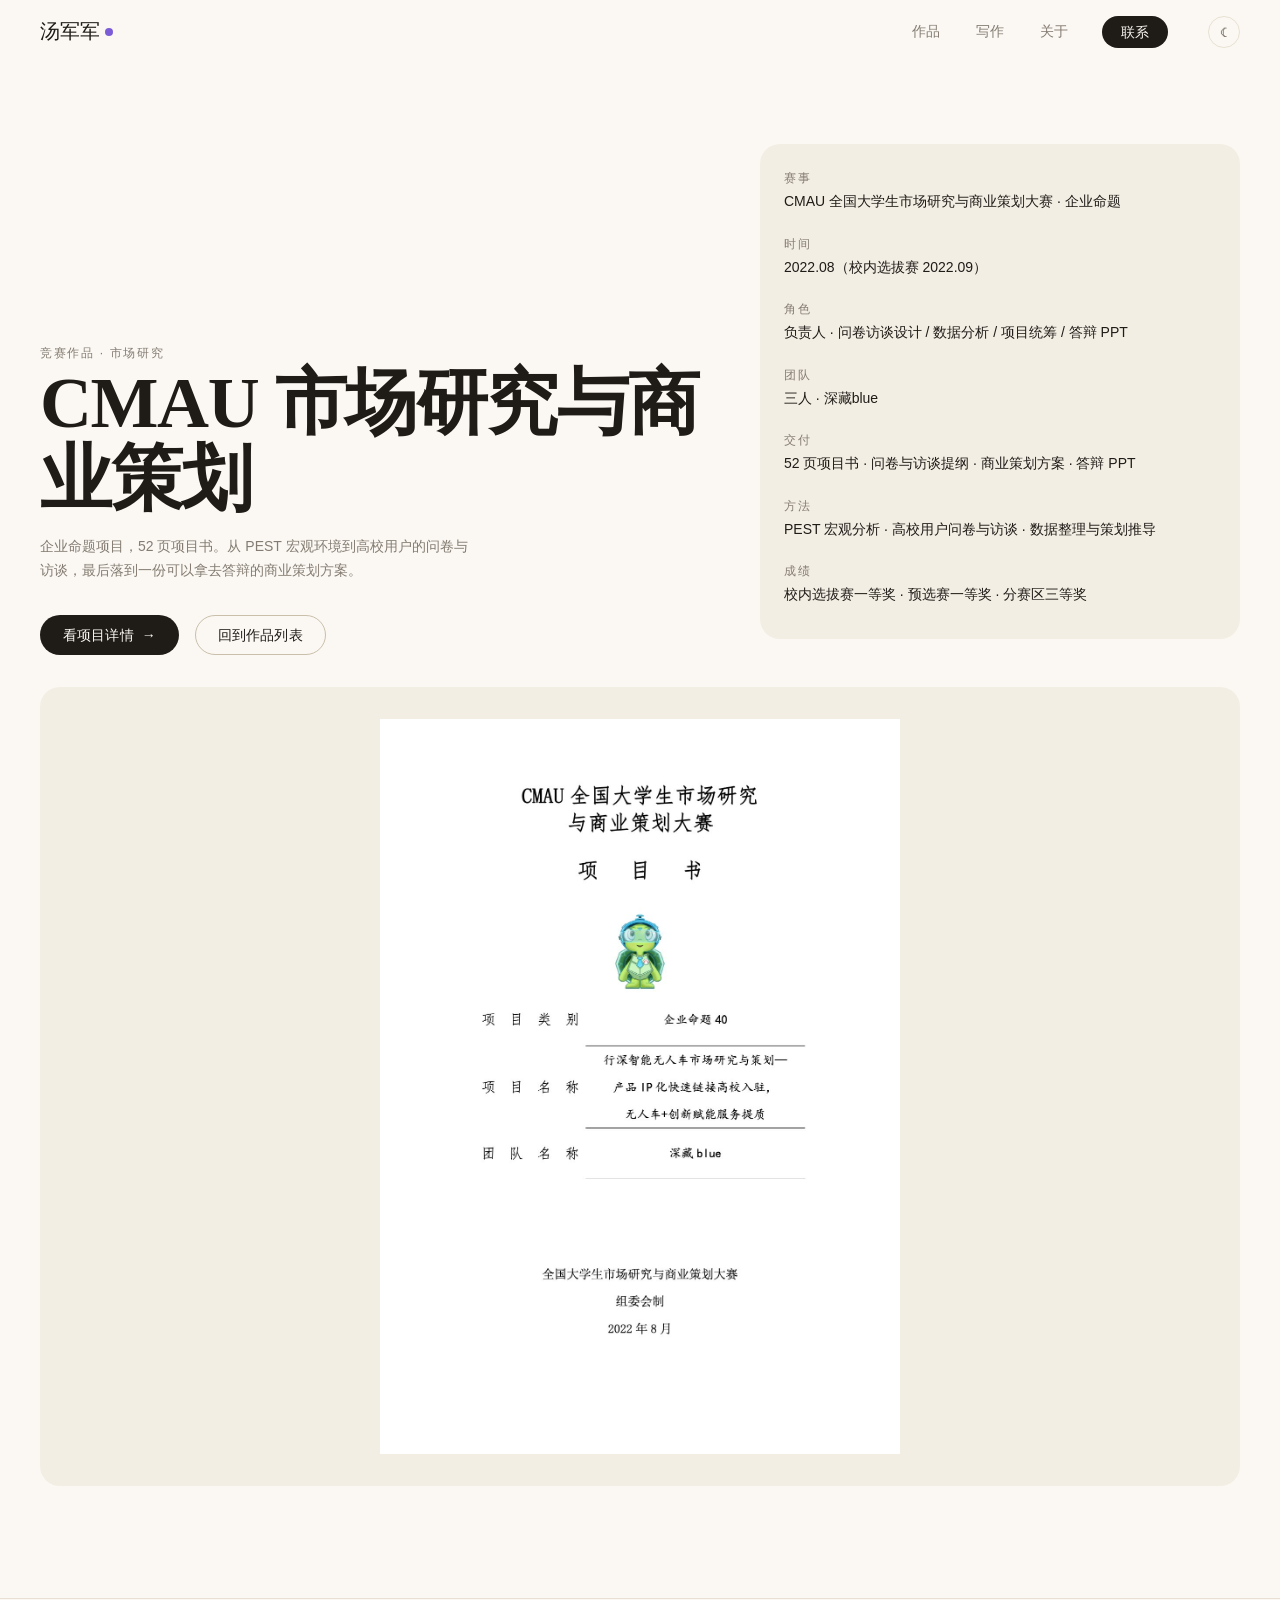
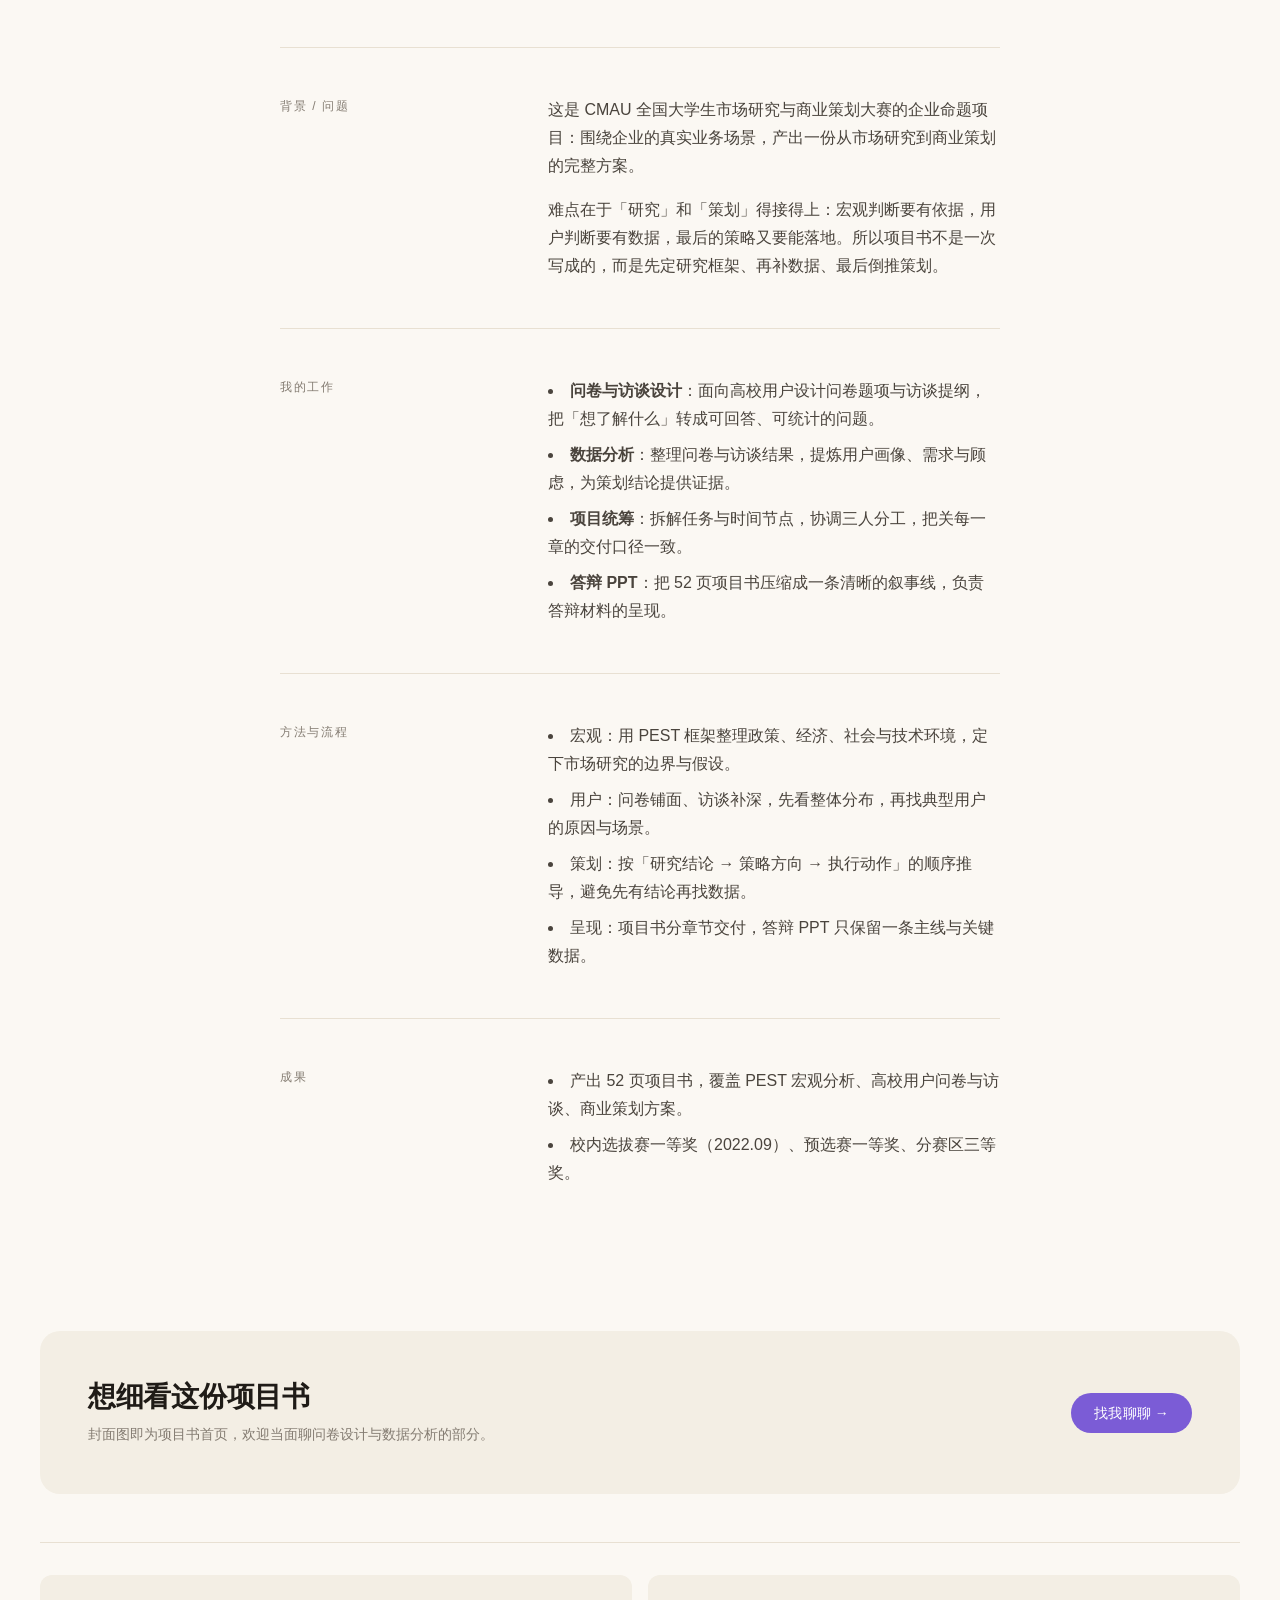
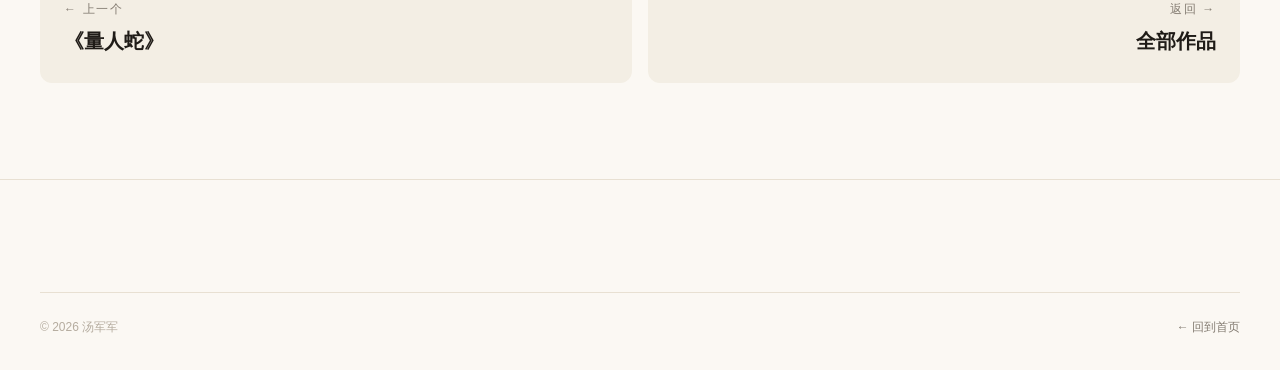
<file: works/cmau.html>
<!DOCTYPE html>
<html lang="zh-CN">
<head>
  <meta charset="UTF-8" />
  <meta name="viewport" content="width=device-width, initial-scale=1.0" />
  <title>CMAU 市场研究与商业策划 — 汤军军</title>
  <meta name="description" content="CMAU 全国大学生市场研究与商业策划大赛企业命题项目 · 52 页项目书。本人负责问卷与访谈设计、数据分析、项目统筹与答辩 PPT。" />
  <link rel="icon" type="image/svg+xml" href="../assets/images/footer-avatar.svg" />
  <link rel="stylesheet" href="../assets/css/tokens.css" />
  <link rel="stylesheet" href="../assets/css/base.css" />
  <link rel="stylesheet" href="../assets/css/components.css" />
</head>
<body>

  <a href="#main" class="skip-link">跳到主要内容</a>

  <header class="nav" role="banner">
    <div class="nav__inner">
      <a href="../index.html" class="nav__brand">汤军军<span class="nav__brand-dot" aria-hidden="true"></span></a>
      <nav class="nav__menu" aria-label="主导航">
        <a href="../index.html#works" class="nav__link">作品</a>
        <a href="../index.html#writing" class="nav__link">写作</a>
        <a href="../index.html#about" class="nav__link">关于</a>
        <a href="../index.html#contact" class="btn btn--primary nav__cta">联系</a>
        <button class="nav__theme" data-theme-toggle type="button" aria-pressed="false" aria-label="切换深色模式">☾</button>
      </nav>
      <button class="nav__burger" aria-label="打开菜单" aria-expanded="false">
        <svg width="20" height="14" viewBox="0 0 20 14" fill="none">
          <path d="M0 1h20M0 7h20M0 13h20" stroke="currentColor" stroke-width="2"/>
        </svg>
      </button>
    </div>
  </header>

  <main id="main">

    <section class="proj-hero">
      <div class="container">
        <div class="proj-hero__inner">
          <div>
            <span class="eyebrow reveal">竞赛作品 · 市场研究</span>
            <h1 class="proj-hero__title reveal">CMAU 市场研究与商业策划</h1>
            <p class="proj-hero__tag reveal">
              企业命题项目，52 页项目书。从 PEST 宏观环境到高校用户的问卷与访谈，最后落到一份可以拿去答辩的商业策划方案。
            </p>
            <div class="hero__cta reveal" style="margin-top: 32px">
              <a href="#background" class="btn btn--primary">
                看项目详情 <span class="arrow">→</span>
              </a>
              <a href="../index.html#works" class="btn btn--ghost">
                回到作品列表
              </a>
            </div>
          </div>
          <dl class="proj-card reveal">
            <div>
              <dt>赛事</dt>
              <dd>CMAU 全国大学生市场研究与商业策划大赛 · 企业命题</dd>
            </div>
            <div>
              <dt>时间</dt>
              <dd>2022.08（校内选拔赛 2022.09）</dd>
            </div>
            <div>
              <dt>角色</dt>
              <dd>负责人 · 问卷访谈设计 / 数据分析 / 项目统筹 / 答辩 PPT</dd>
            </div>
            <div>
              <dt>团队</dt>
              <dd>三人 · 深藏blue</dd>
            </div>
            <div>
              <dt>交付</dt>
              <dd>52 页项目书 · 问卷与访谈提纲 · 商业策划方案 · 答辩 PPT</dd>
            </div>
            <div>
              <dt>方法</dt>
              <dd>PEST 宏观分析 · 高校用户问卷与访谈 · 数据整理与策划推导</dd>
            </div>
            <div>
              <dt>成绩</dt>
              <dd>校内选拔赛一等奖 · 预选赛一等奖 · 分赛区三等奖</dd>
            </div>
          </dl>
        </div>

        <div class="proj-cover reveal" style="aspect-ratio: auto; display: flex; justify-content: center; padding: var(--space-8) 0; background: var(--bg-muted)">
          <img src="../assets/images/projects/cmau-cover.jpg" alt="CMAU 市场研究与商业策划项目书封面"
               style="max-width: 520px; width: 100%; height: auto; object-fit: contain; display: block" width="1190" height="1683" />
        </div>
      </div>
    </section>

    <section class="container reading" style="padding-top: var(--space-12)">

      <div class="proj-block reveal" id="background">
        <div class="proj-block__label">背景 / 问题</div>
        <div class="proj-block__body">
          <p>
            这是 CMAU 全国大学生市场研究与商业策划大赛的企业命题项目：围绕企业的真实业务场景，产出一份从市场研究到商业策划的完整方案。
          </p>
          <p>
            难点在于「研究」和「策划」得接得上：宏观判断要有依据，用户判断要有数据，最后的策略又要能落地。所以项目书不是一次写成的，而是先定研究框架、再补数据、最后倒推策划。
          </p>
        </div>
      </div>

      <div class="proj-block reveal">
        <div class="proj-block__label">我的工作</div>
        <div class="proj-block__body">
          <ul>
            <li><strong>问卷与访谈设计</strong>：面向高校用户设计问卷题项与访谈提纲，把「想了解什么」转成可回答、可统计的问题。</li>
            <li><strong>数据分析</strong>：整理问卷与访谈结果，提炼用户画像、需求与顾虑，为策划结论提供证据。</li>
            <li><strong>项目统筹</strong>：拆解任务与时间节点，协调三人分工，把关每一章的交付口径一致。</li>
            <li><strong>答辩 PPT</strong>：把 52 页项目书压缩成一条清晰的叙事线，负责答辩材料的呈现。</li>
          </ul>
        </div>
      </div>

      <div class="proj-block reveal">
        <div class="proj-block__label">方法与流程</div>
        <div class="proj-block__body">
          <ul>
            <li>宏观：用 PEST 框架整理政策、经济、社会与技术环境，定下市场研究的边界与假设。</li>
            <li>用户：问卷铺面、访谈补深，先看整体分布，再找典型用户的原因与场景。</li>
            <li>策划：按「研究结论 → 策略方向 → 执行动作」的顺序推导，避免先有结论再找数据。</li>
            <li>呈现：项目书分章节交付，答辩 PPT 只保留一条主线与关键数据。</li>
          </ul>
        </div>
      </div>

      <div class="proj-block reveal">
        <div class="proj-block__label">成果</div>
        <div class="proj-block__body">
          <ul>
            <li>产出 52 页项目书，覆盖 PEST 宏观分析、高校用户问卷与访谈、商业策划方案。</li>
            <li>校内选拔赛一等奖（2022.09）、预选赛一等奖、分赛区三等奖。</li>
          </ul>
        </div>
      </div>

    </section>

    <section class="container" style="padding-top: var(--space-24)">
      <div class="proj-cta reveal">
        <div class="proj-cta__text">
          <h3>想细看这份项目书</h3>
          <p>封面图即为项目书首页，欢迎当面聊问卷设计与数据分析的部分。</p>
        </div>
        <a class="btn btn--accent" href="../index.html#contact">
          找我聊聊 →
        </a>
      </div>

      <div class="proj-pager">
        <a class="proj-pager__cell" href="liangrenshe.html">
          <div class="proj-pager__hint">← 上一个</div>
          <div class="proj-pager__name">《量人蛇》</div>
        </a>
        <a class="proj-pager__cell proj-pager__cell--next" href="../index.html">
          <div class="proj-pager__hint">返回 →</div>
          <div class="proj-pager__name">全部作品</div>
        </a>
      </div>
    </section>

  </main>

  <footer class="footer">
    <div class="container">
      <div class="footer__bottom">
        <span>© <span data-year>2026</span> 汤军军</span>
        <a href="../index.html" style="color: var(--ink-muted);">← 回到首页</a>
      </div>
    </div>
  </footer>

  <button class="totop" data-totop aria-label="回到顶部">
    <svg width="16" height="16" viewBox="0 0 16 16" fill="none" stroke="currentColor" stroke-width="2">
      <path d="M8 14V2M2 8l6-6 6 6"/>
    </svg>
  </button>

  <script src="../assets/js/nav.js"></script>
  <script src="../assets/js/main.js"></script>
</body>
</html>
</file>
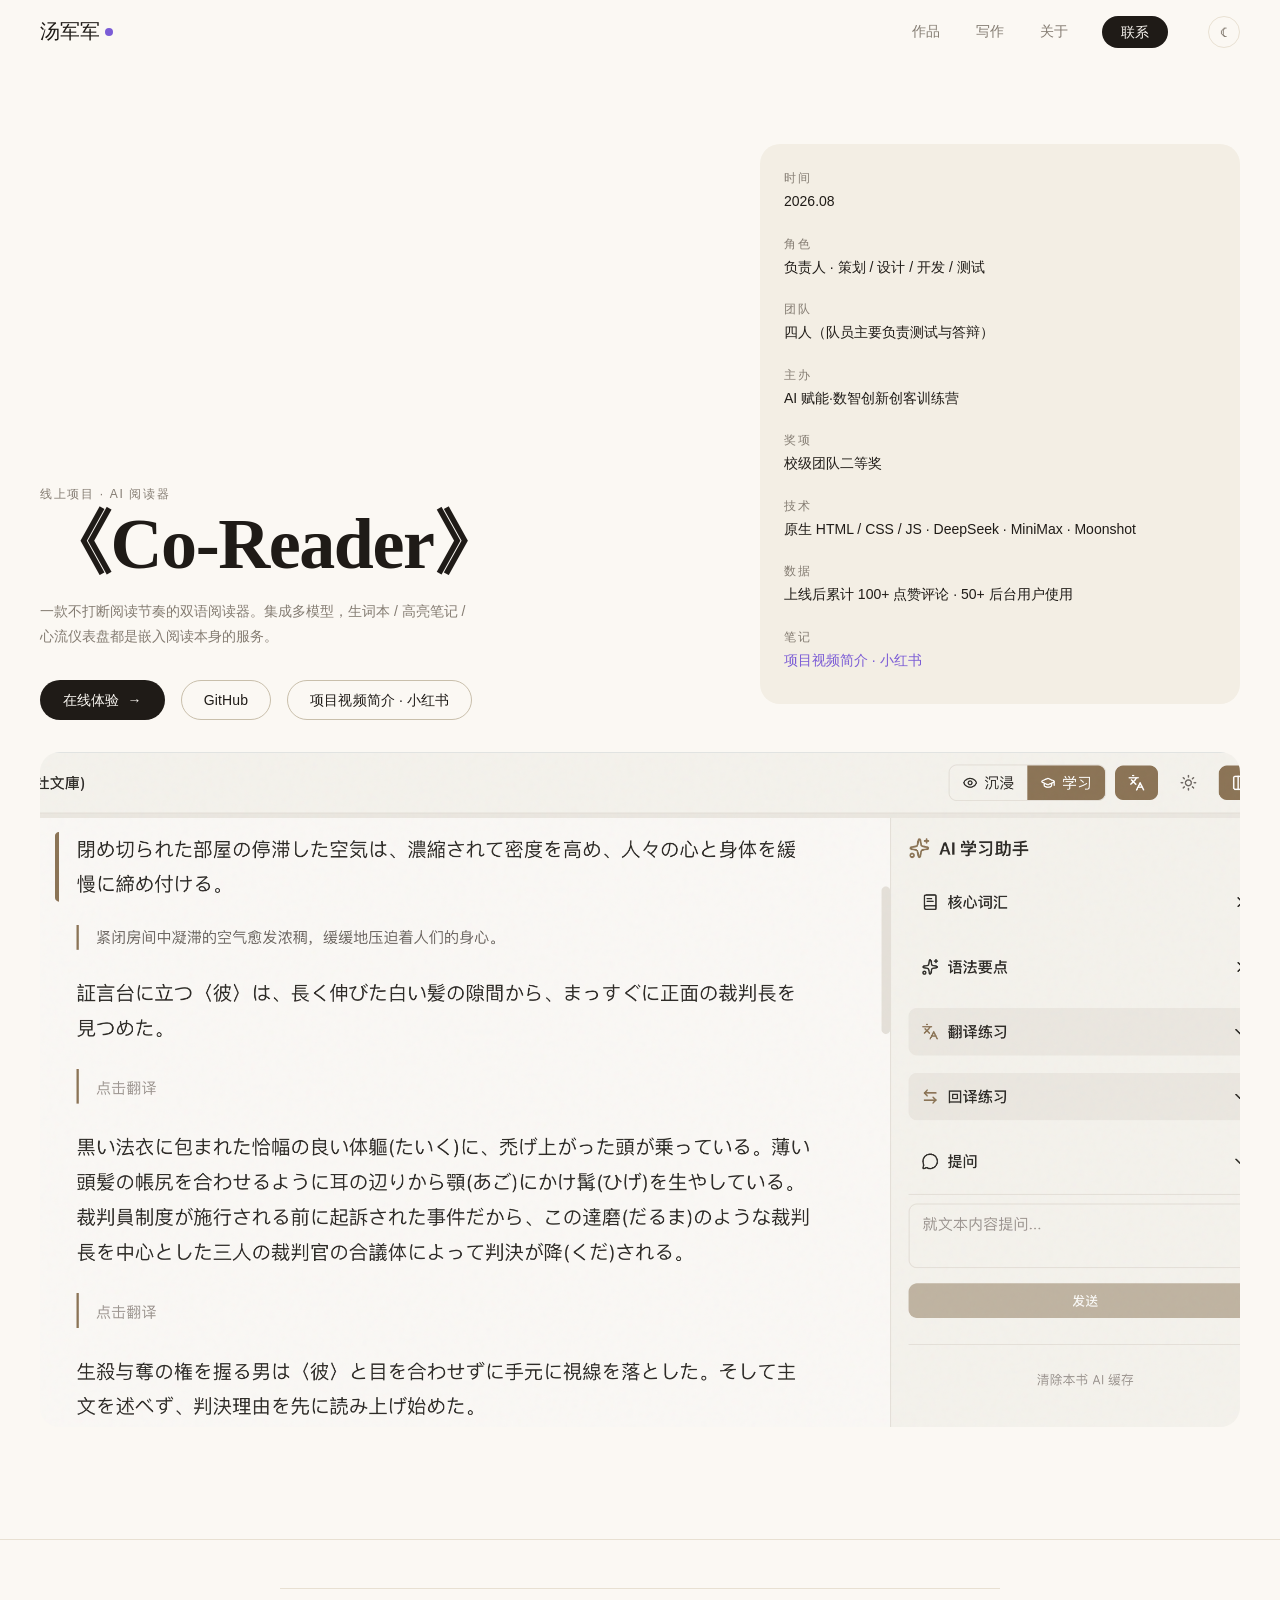
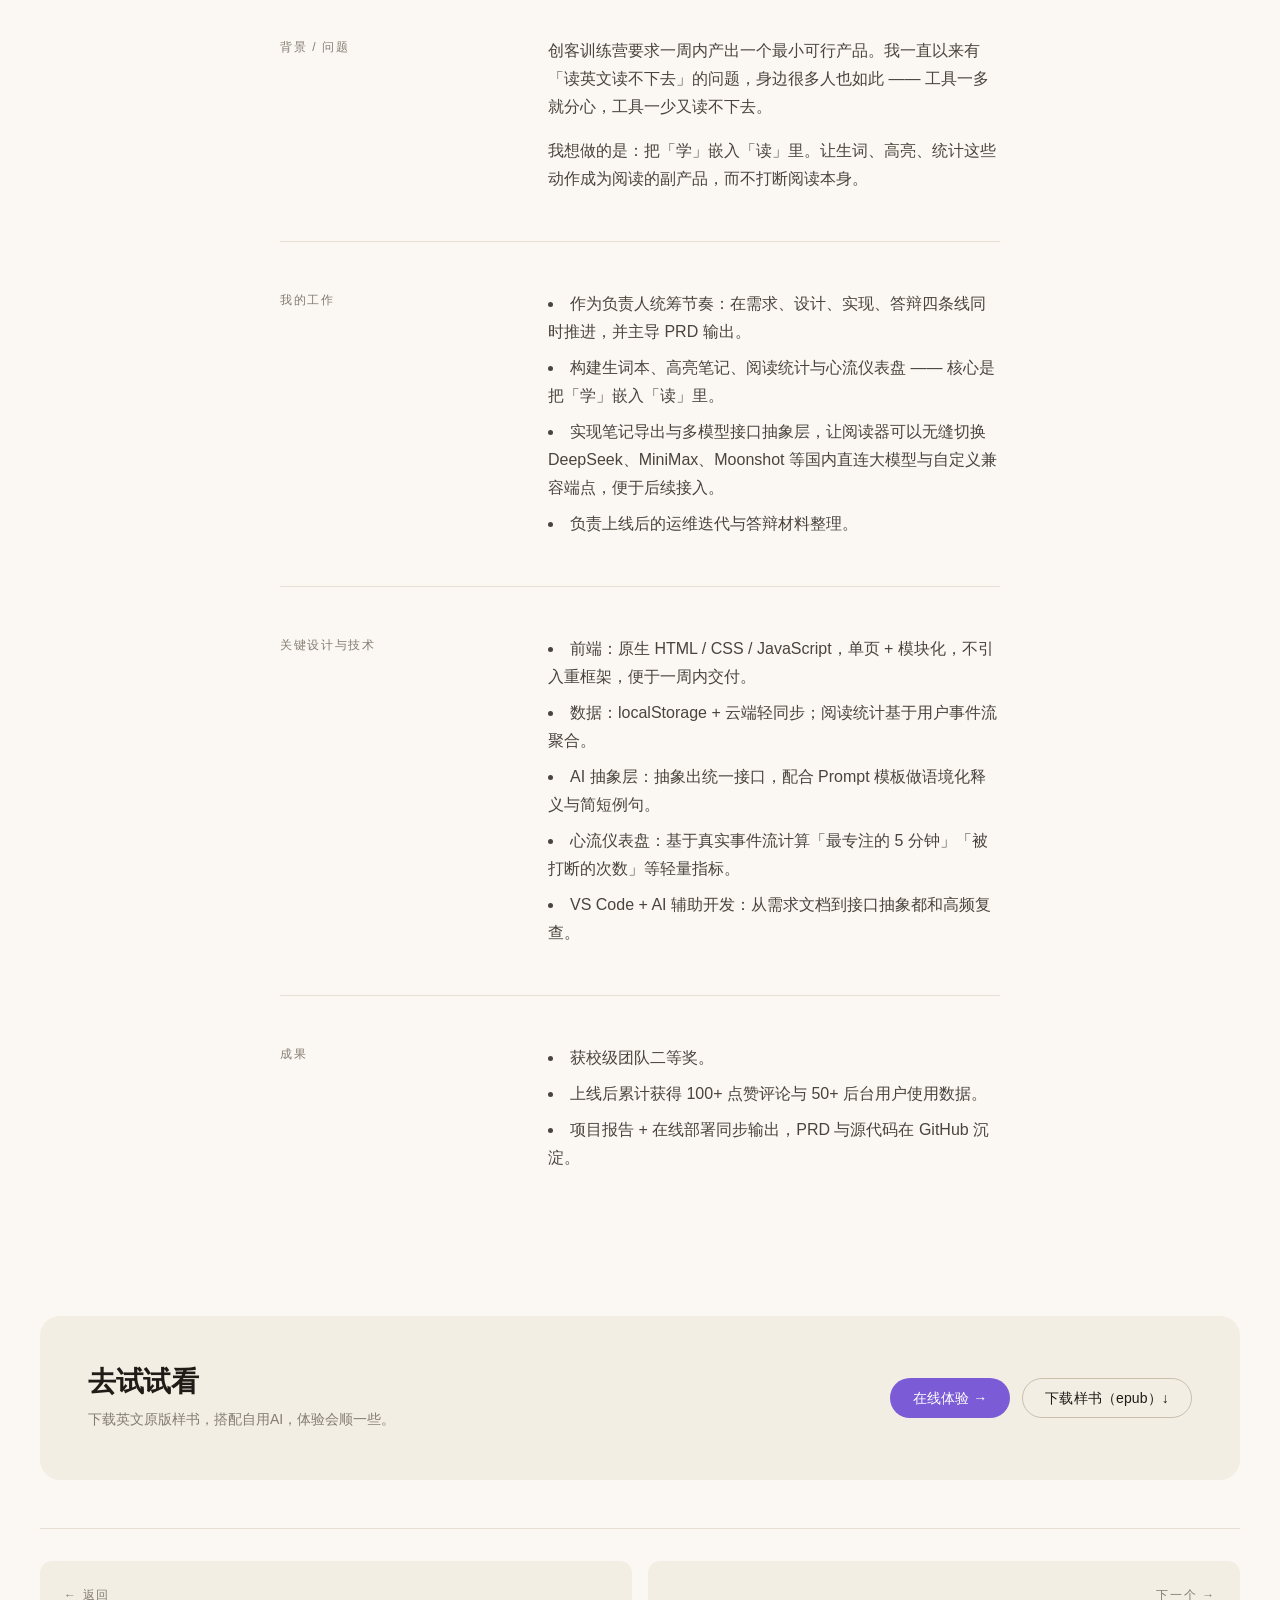
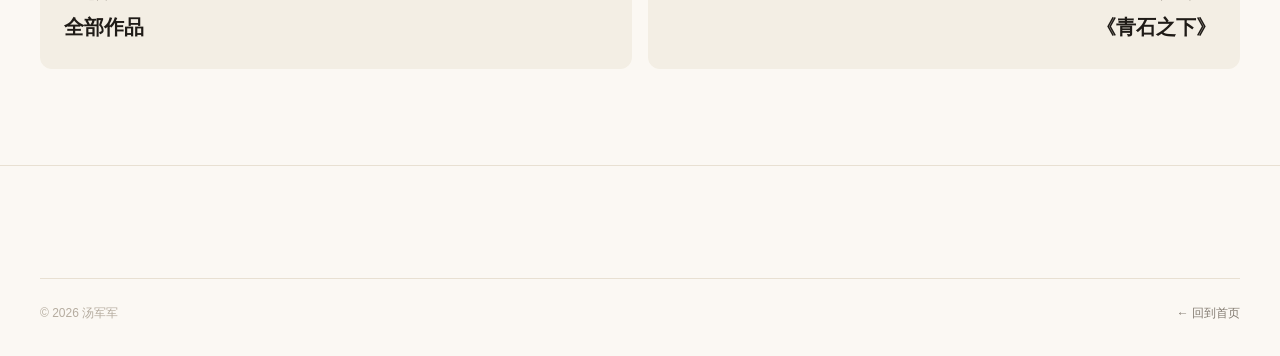
<file: works/co-reader.html>
<!DOCTYPE html>
<html lang="zh-CN">
<head>
  <meta charset="UTF-8" />
  <meta name="viewport" content="width=device-width, initial-scale=1.0" />
  <title>《Co-Reader》 — 汤军军</title>
  <meta name="description" content="AI 赋能·数智创新创客训练营作品 · 校级团队二等奖。集成 DeepSeek / MiniMax / Moonshot 等国内直连大模型的双语阅读器。" />
  <link rel="icon" type="image/svg+xml" href="../assets/images/footer-avatar.svg" />
  <link rel="stylesheet" href="../assets/css/tokens.css" />
  <link rel="stylesheet" href="../assets/css/base.css" />
  <link rel="stylesheet" href="../assets/css/components.css" />
</head>
<body>

  <a href="#main" class="skip-link">跳到主要内容</a>

  <header class="nav" role="banner">
    <div class="nav__inner">
      <a href="../index.html" class="nav__brand">汤军军<span class="nav__brand-dot" aria-hidden="true"></span></a>
      <nav class="nav__menu" aria-label="主导航">
        <a href="../index.html#works" class="nav__link">作品</a>
        <a href="../index.html#writing" class="nav__link">写作</a>
        <a href="../index.html#about" class="nav__link">关于</a>
        <a href="../index.html#contact" class="btn btn--primary nav__cta">联系</a>
        <button class="nav__theme" data-theme-toggle type="button" aria-pressed="false" aria-label="切换深色模式">☾</button>
      </nav>
      <button class="nav__burger" aria-label="打开菜单" aria-expanded="false">
        <svg width="20" height="14" viewBox="0 0 20 14" fill="none">
          <path d="M0 1h20M0 7h20M0 13h20" stroke="currentColor" stroke-width="2"/>
        </svg>
      </button>
    </div>
  </header>

  <main id="main">

    <section class="proj-hero">
      <div class="container">
        <div class="proj-hero__inner">
          <div>
            <span class="eyebrow reveal">线上项目 · AI 阅读器</span>
            <h1 class="proj-hero__title reveal">《Co-Reader》</h1>
            <p class="proj-hero__tag reveal">
              一款不打断阅读节奏的双语阅读器。集成多模型，生词本 / 高亮笔记 / 心流仪表盘都是嵌入阅读本身的服务。
            </p>
            <div class="hero__cta reveal" style="margin-top: 32px">
              <a href="https://co-reader.pocketbay.app/" target="_blank" rel="noopener" class="btn btn--primary">
                在线体验 <span class="arrow">→</span>
              </a>
              <a href="https://github.com/jt1934378847-bot" target="_blank" rel="noopener" class="btn btn--ghost">
                GitHub
              </a>
              <a href="https://xhslink.cn/o/9xpza9bXm2U" target="_blank" rel="noopener" class="btn btn--ghost">
                项目视频简介 · 小红书
              </a>
            </div>
          </div>
          <dl class="proj-card reveal">
            <div>
              <dt>时间</dt>
              <dd>2026.08</dd>
            </div>
            <div>
              <dt>角色</dt>
              <dd>负责人 · 策划 / 设计 / 开发 / 测试</dd>
            </div>
            <div>
              <dt>团队</dt>
              <dd>四人（队员主要负责测试与答辩）</dd>
            </div>
            <div>
              <dt>主办</dt>
              <dd>AI 赋能·数智创新创客训练营</dd>
            </div>
            <div>
              <dt>奖项</dt>
              <dd>校级团队二等奖</dd>
            </div>
            <div>
              <dt>技术</dt>
              <dd>原生 HTML / CSS / JS · DeepSeek · MiniMax · Moonshot</dd>
            </div>
            <div>
              <dt>数据</dt>
              <dd>上线后累计 100+ 点赞评论 · 50+ 后台用户使用</dd>
            </div>
            <div>
              <dt>笔记</dt>
              <dd><a href="https://xhslink.cn/o/9xpza9bXm2U" target="_blank" rel="noopener">项目视频简介 · 小红书</a></dd>
            </div>
          </dl>
        </div>

        <div class="proj-cover reveal">
          <img src="../assets/images/projects/co-reader-demo.png" alt="Co-Reader 阅读界面截图：日语原文与 AI 学习助手侧栏" width="2358" height="1250" />
        </div>
      </div>
    </section>

    <section class="container reading" style="padding-top: var(--space-12)">

      <div class="proj-block reveal">
        <div class="proj-block__label">背景 / 问题</div>
        <div class="proj-block__body">
          <p>
            创客训练营要求一周内产出一个最小可行产品。我一直以来有「读英文读不下去」的问题，身边很多人也如此 —— 工具一多就分心，工具一少又读不下去。
          </p>
          <p>
            我想做的是：把「学」嵌入「读」里。让生词、高亮、统计这些动作成为阅读的副产品，而不打断阅读本身。
          </p>
        </div>
      </div>

      <div class="proj-block reveal">
        <div class="proj-block__label">我的工作</div>
        <div class="proj-block__body">
          <ul>
            <li>作为负责人统筹节奏：在需求、设计、实现、答辩四条线同时推进，并主导 PRD 输出。</li>
            <li>构建生词本、高亮笔记、阅读统计与心流仪表盘 —— 核心是把「学」嵌入「读」里。</li>
            <li>实现笔记导出与多模型接口抽象层，让阅读器可以无缝切换 DeepSeek、MiniMax、Moonshot 等国内直连大模型与自定义兼容端点，便于后续接入。</li>
            <li>负责上线后的运维迭代与答辩材料整理。</li>
          </ul>
        </div>
      </div>

      <div class="proj-block reveal">
        <div class="proj-block__label">关键设计与技术</div>
        <div class="proj-block__body">
          <ul>
            <li>前端：原生 HTML / CSS / JavaScript，单页 + 模块化，不引入重框架，便于一周内交付。</li>
            <li>数据：localStorage + 云端轻同步；阅读统计基于用户事件流聚合。</li>
            <li>AI 抽象层：抽象出统一接口，配合 Prompt 模板做语境化释义与简短例句。</li>
            <li>心流仪表盘：基于真实事件流计算「最专注的 5 分钟」「被打断的次数」等轻量指标。</li>
            <li>VS Code + AI 辅助开发：从需求文档到接口抽象都和高频复查。</li>
          </ul>
        </div>
      </div>

      <div class="proj-block reveal">
        <div class="proj-block__label">成果</div>
        <div class="proj-block__body">
          <ul>
            <li>获校级团队二等奖。</li>
            <li>上线后累计获得 100+ 点赞评论与 50+ 后台用户使用数据。</li>
            <li>项目报告 + 在线部署同步输出，PRD 与源代码在 GitHub 沉淀。</li>
          </ul>
        </div>
      </div>

    </section>

    <section class="container" style="padding-top: var(--space-24)">
      <div class="proj-cta reveal">
        <div class="proj-cta__text">
          <h3>去试试看</h3>
          <p>下载英文原版样书，搭配自用AI，体验会顺一些。</p>
        </div>
        <div class="proj-cta__actions">
          <a class="btn btn--accent" href="https://co-reader.pocketbay.app/" target="_blank" rel="noopener">
            在线体验 →
          </a>
          <a class="btn btn--ghost" href="../assets/files/normal-people-sample.epub" download>
            下载样书（epub）↓
          </a>
        </div>
      </div>

      <div class="proj-pager">
        <a class="proj-pager__cell" href="../index.html">
          <div class="proj-pager__hint">← 返回</div>
          <div class="proj-pager__name">全部作品</div>
        </a>
        <a class="proj-pager__cell proj-pager__cell--next" href="under-the-bluestone.html">
          <div class="proj-pager__hint">下一个 →</div>
          <div class="proj-pager__name">《青石之下》</div>
        </a>
      </div>
    </section>

  </main>

  <footer class="footer">
    <div class="container">
      <div class="footer__bottom">
        <span>© <span data-year>2026</span> 汤军军</span>
        <a href="../index.html" style="color: var(--ink-muted);">← 回到首页</a>
      </div>
    </div>
  </footer>

  <button class="totop" data-totop aria-label="回到顶部">
    <svg width="16" height="16" viewBox="0 0 16 16" fill="none" stroke="currentColor" stroke-width="2">
      <path d="M8 14V2M2 8l6-6 6 6"/>
    </svg>
  </button>

  <script src="../assets/js/nav.js"></script>
  <script src="../assets/js/main.js"></script>
</body>
</html>
</file>
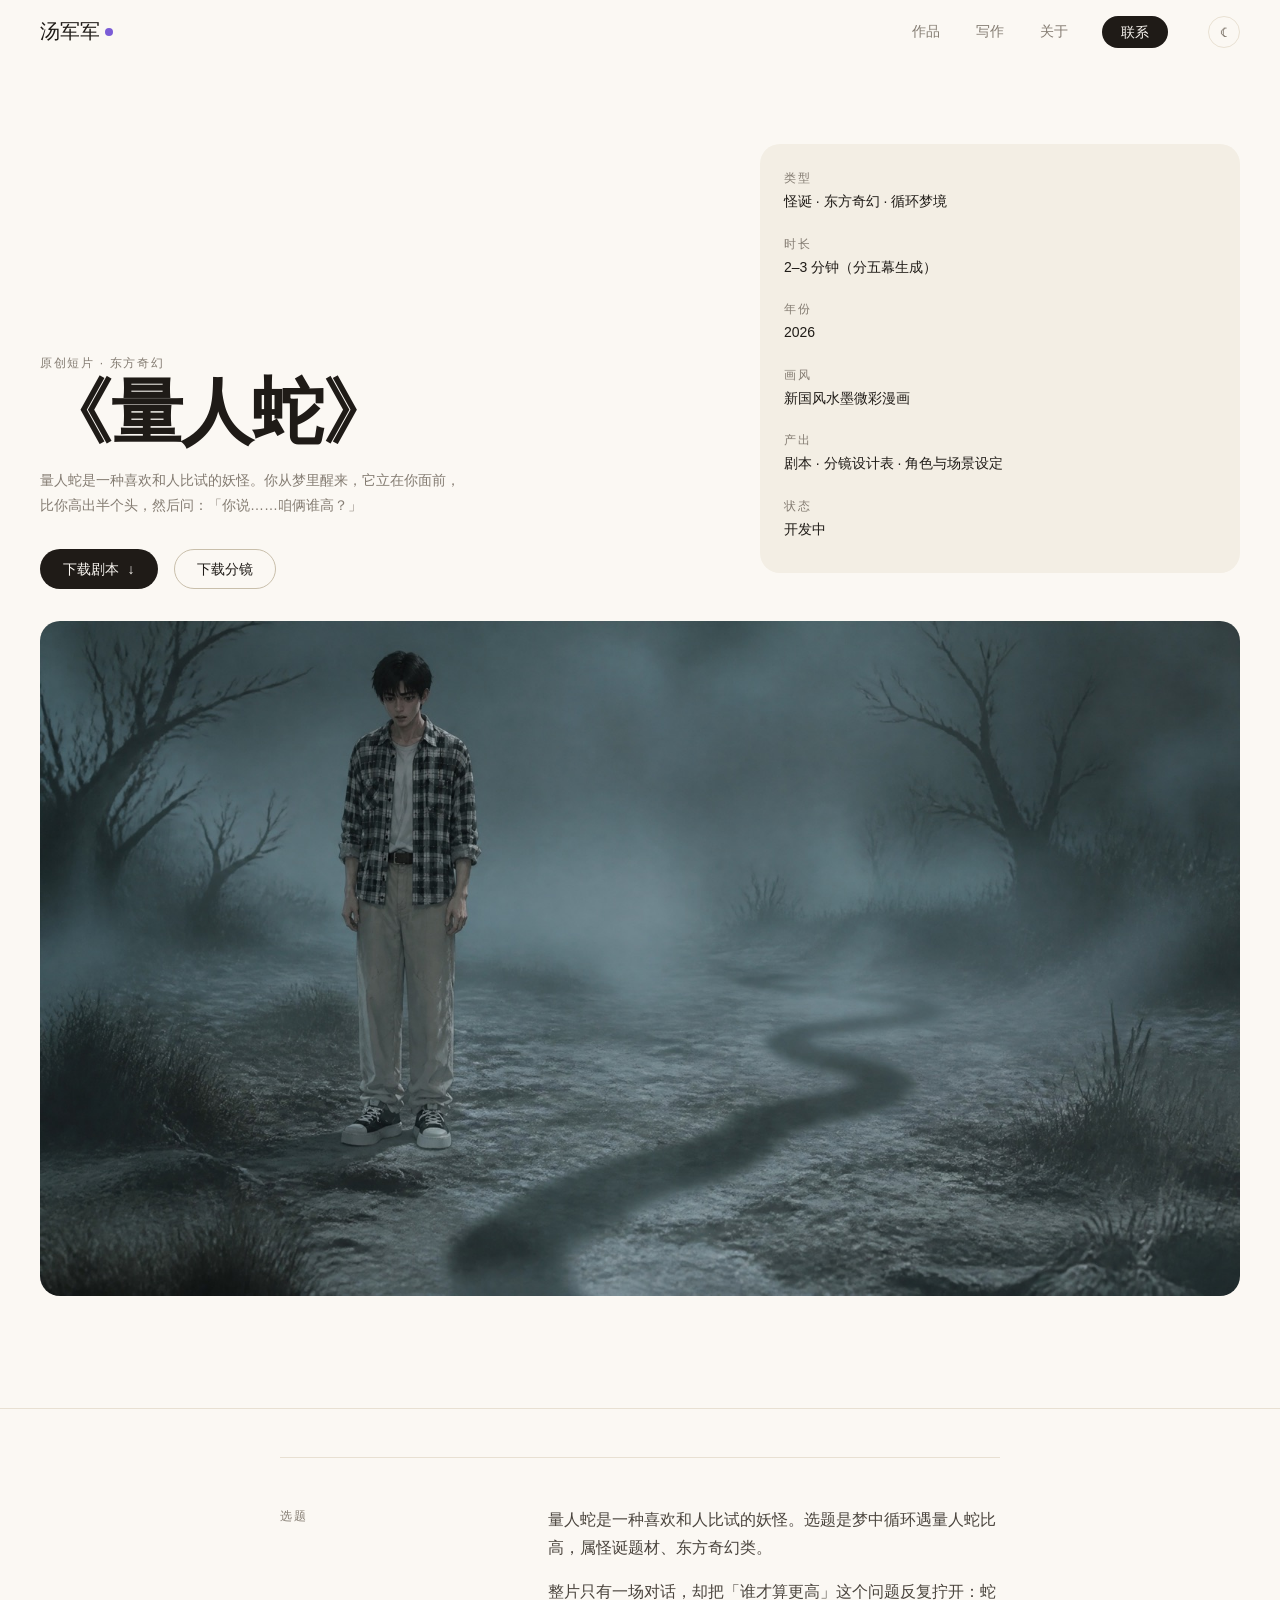
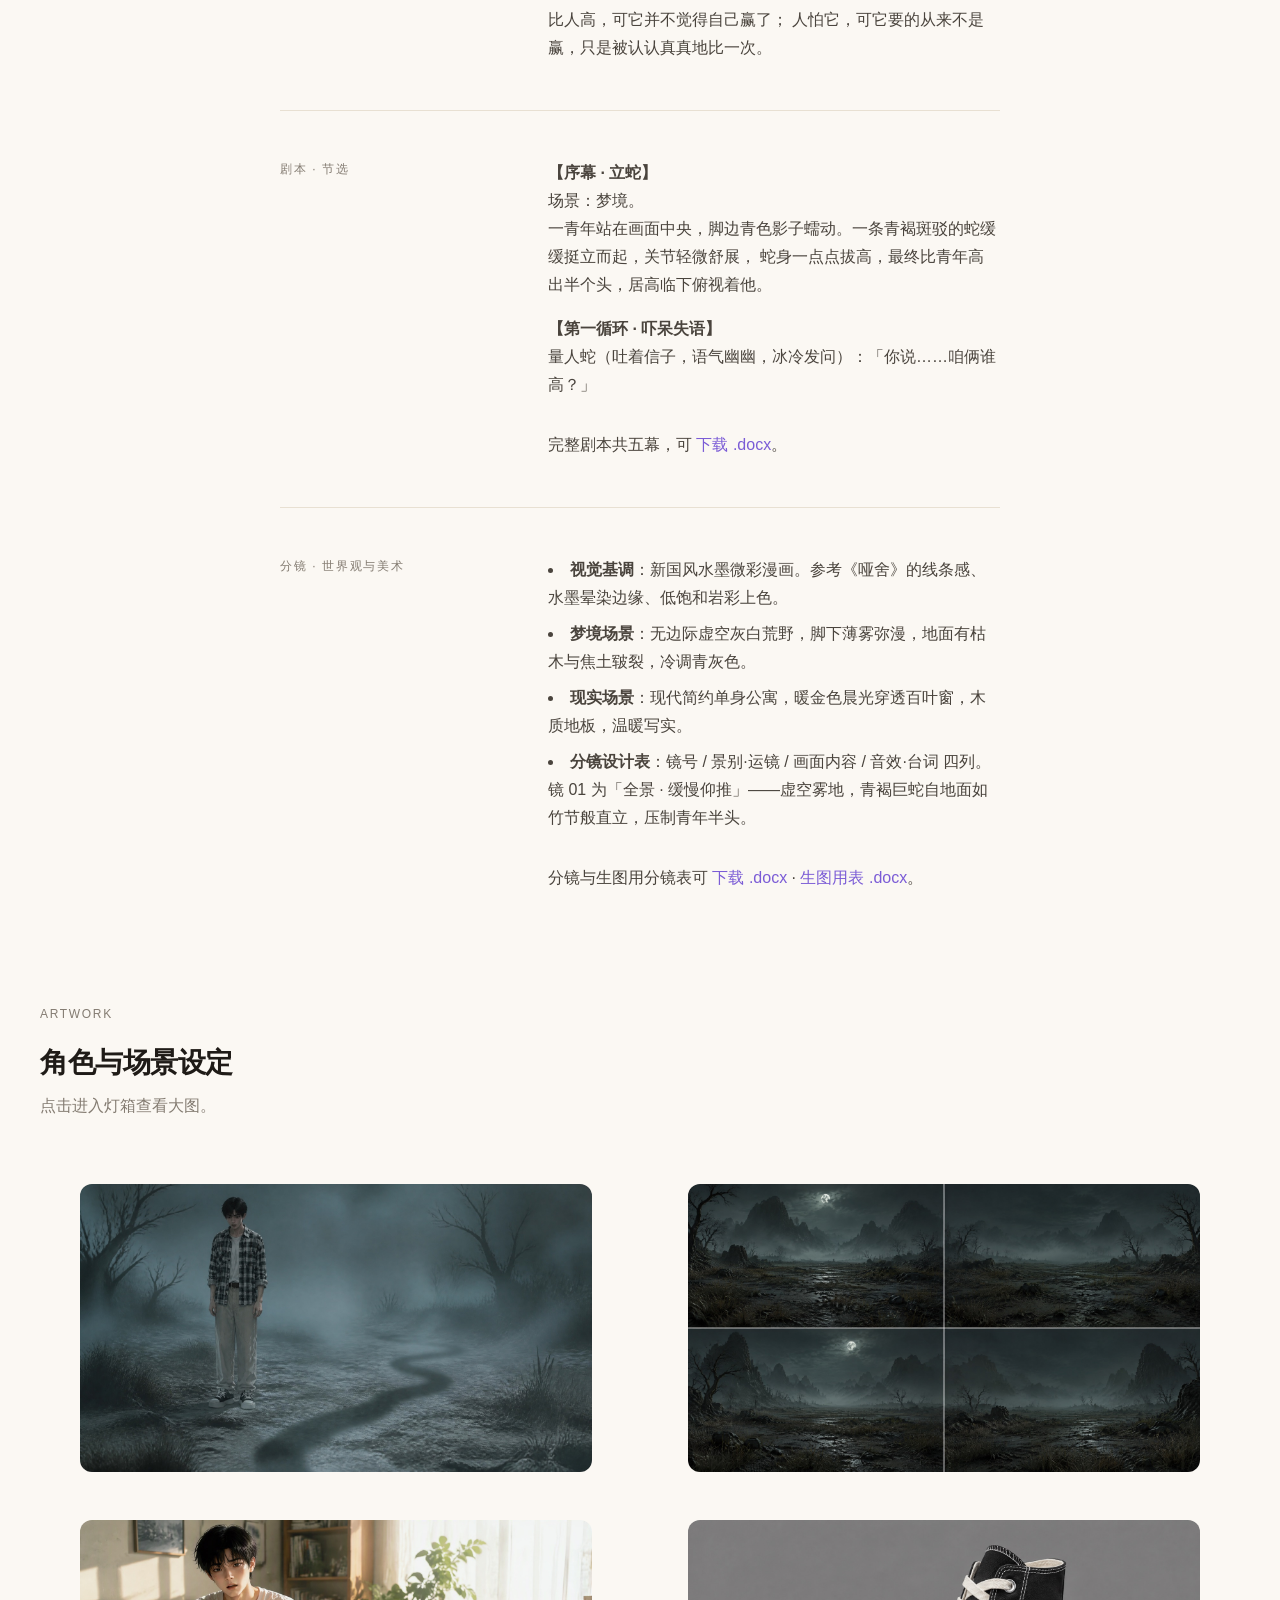
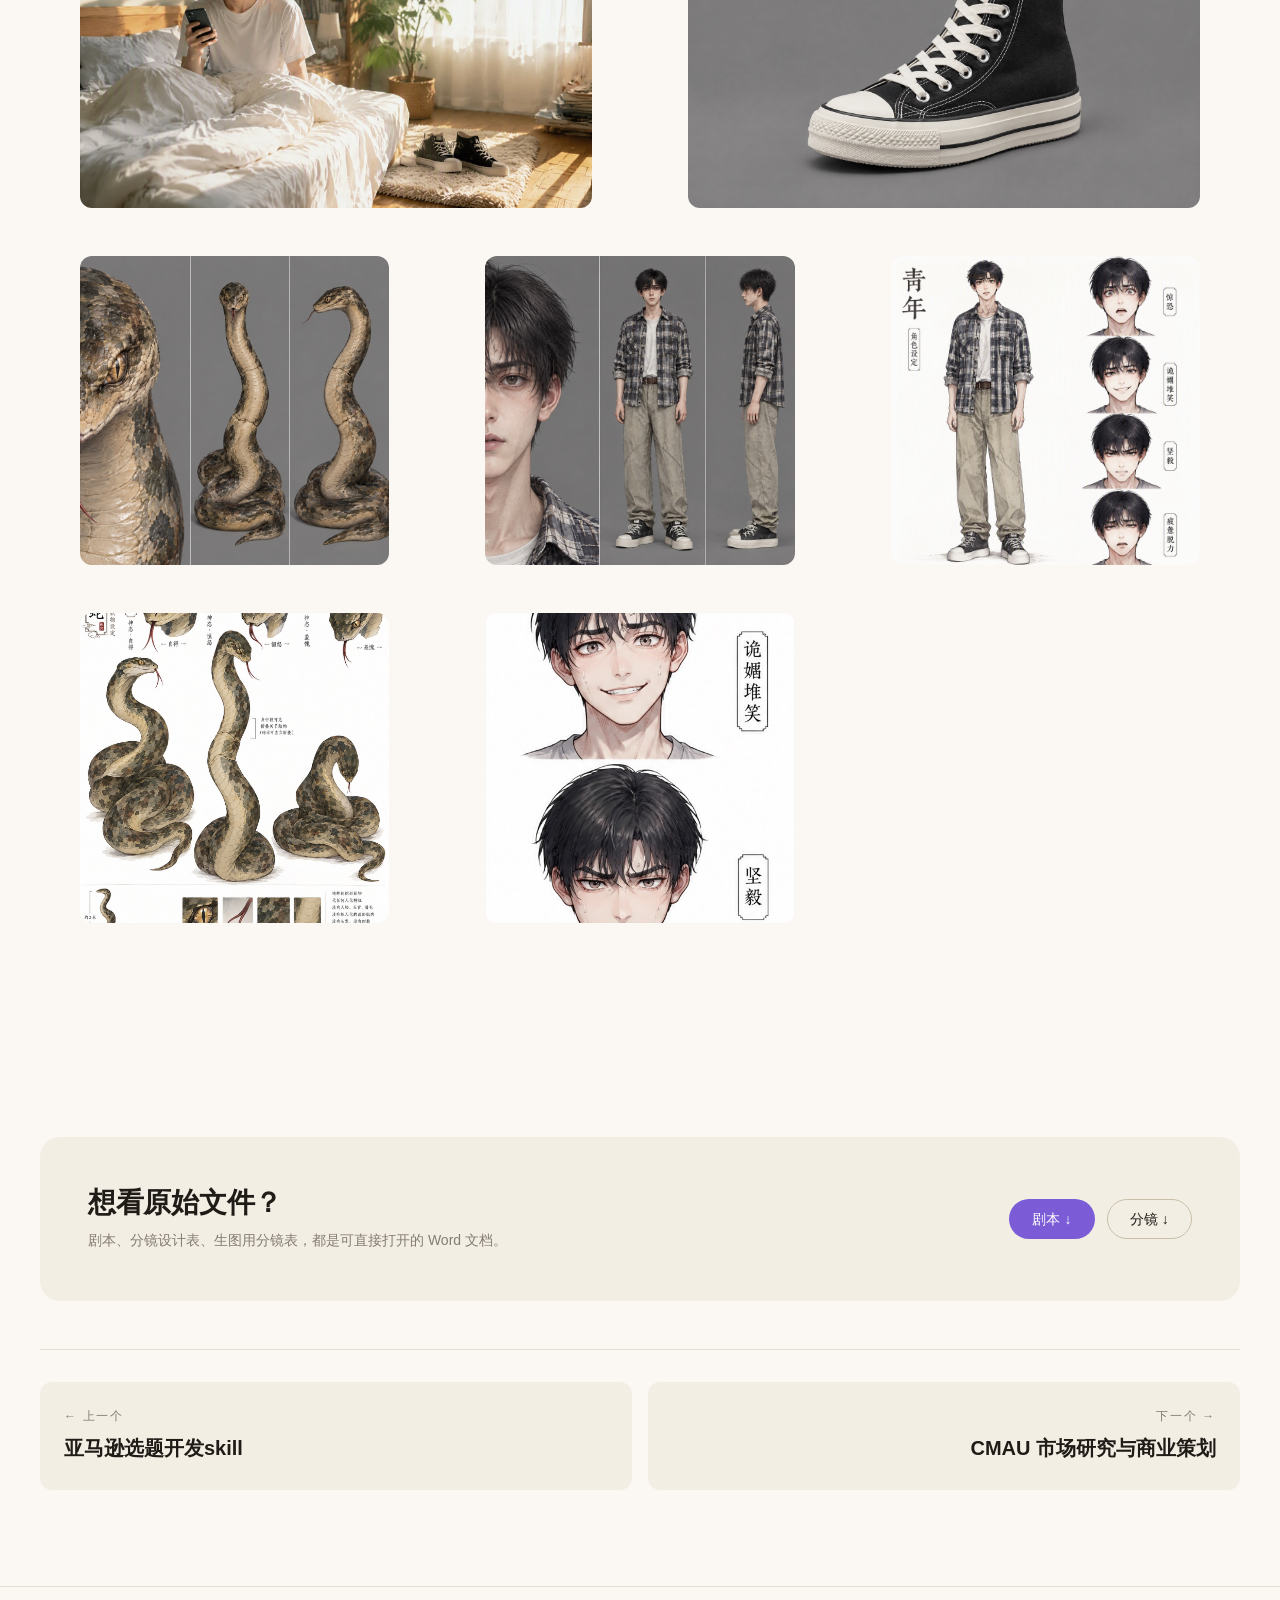
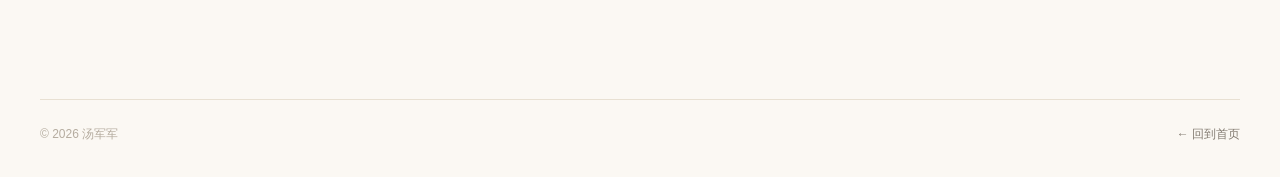
<file: works/liangrenshe.html>
<!DOCTYPE html>
<html lang="zh-CN">
<head>
  <meta charset="UTF-8" />
  <meta name="viewport" content="width=device-width, initial-scale=1.0" />
  <title>《量人蛇》 — 汤军军</title>
  <meta name="description" content="《量人蛇》：东方奇幻短片。梦中循环遇见一条爱跟人比高低的妖怪。剧本、分镜与角色设定。" />
  <meta name="theme-color" content="#FBF8F3" />
  <link rel="icon" type="image/svg+xml" href="../assets/images/footer-avatar.svg" />
  <link rel="stylesheet" href="../assets/css/tokens.css" />
  <link rel="stylesheet" href="../assets/css/base.css" />
  <link rel="stylesheet" href="../assets/css/components.css" />
</head>
<body>

  <a href="#main" class="skip-link">跳到主要内容</a>

  <header class="nav" role="banner">
    <div class="nav__inner">
      <a href="../index.html" class="nav__brand">汤军军<span class="nav__brand-dot" aria-hidden="true"></span></a>
      <nav class="nav__menu" aria-label="主导航">
        <a href="../index.html#works" class="nav__link">作品</a>
        <a href="../index.html#writing" class="nav__link">写作</a>
        <a href="../index.html#about" class="nav__link">关于</a>
        <a href="../index.html#contact" class="btn btn--primary nav__cta">联系</a>
        <button class="nav__theme" data-theme-toggle type="button" aria-pressed="false" aria-label="切换深色模式">☾</button>
      </nav>
      <button class="nav__burger" aria-label="打开菜单" aria-expanded="false">
        <svg width="20" height="14" viewBox="0 0 20 14" fill="none">
          <path d="M0 1h20M0 7h20M0 13h20" stroke="currentColor" stroke-width="2"/>
        </svg>
      </button>
    </div>
  </header>

  <main id="main">

    <section class="proj-hero">
      <div class="container">
        <div class="proj-hero__inner">
          <div>
            <span class="eyebrow reveal">原创短片 · 东方奇幻</span>
            <h1 class="proj-hero__title reveal">《量人蛇》</h1>
            <p class="proj-hero__tag reveal">
              量人蛇是一种喜欢和人比试的妖怪。你从梦里醒来，它立在你面前，
              比你高出半个头，然后问：「你说……咱俩谁高？」
            </p>
            <div class="hero__cta reveal" style="margin-top: 32px">
              <a href="../assets/files/liangrenshe-script.docx" class="btn btn--primary" download>
                下载剧本 <span class="arrow">↓</span>
              </a>
              <a href="../assets/files/liangrenshe-storyboard.docx" class="btn btn--ghost" download>
                下载分镜
              </a>
            </div>
          </div>
          <dl class="proj-card reveal">
            <div>
              <dt>类型</dt>
              <dd>怪诞 · 东方奇幻 · 循环梦境</dd>
            </div>
            <div>
              <dt>时长</dt>
              <dd>2–3 分钟（分五幕生成）</dd>
            </div>
            <div>
              <dt>年份</dt>
              <dd>2026</dd>
            </div>
            <div>
              <dt>画风</dt>
              <dd>新国风水墨微彩漫画</dd>
            </div>
            <div>
              <dt>产出</dt>
              <dd>剧本 · 分镜设计表 · 角色与场景设定</dd>
            </div>
            <div>
              <dt>状态</dt>
              <dd>开发中</dd>
            </div>
          </dl>
        </div>

        <div class="proj-cover reveal">
          <img src="../assets/images/liangrenshe/prologue.jpg" alt="序幕：立蛇 — 青褐巨蛇自地面直立，俯视青年" width="1600" height="900" />
        </div>
      </div>
    </section>

    <section class="container reading" style="padding-top: var(--space-12)">

      <div class="proj-block reveal">
        <div class="proj-block__label">选题</div>
        <div class="proj-block__body">
          <p>
            量人蛇是一种喜欢和人比试的妖怪。选题是梦中循环遇量人蛇比高，属怪诞题材、东方奇幻类。
          </p>
          <p>
            整片只有一场对话，却把「谁才算更高」这个问题反复拧开：蛇比人高，可它并不觉得自己赢了；
            人怕它，可它要的从来不是赢，只是被认认真真地比一次。
          </p>
        </div>
      </div>

      <div class="proj-block reveal">
        <div class="proj-block__label">剧本 · 节选</div>
        <div class="proj-block__body">
          <p>
            <strong>【序幕 · 立蛇】</strong><br />
            场景：梦境。<br />
            一青年站在画面中央，脚边青色影子蠕动。一条青褐斑驳的蛇缓缓挺立而起，关节轻微舒展，
            蛇身一点点拔高，最终比青年高出半个头，居高临下俯视着他。
          </p>
          <p>
            <strong>【第一循环 · 吓呆失语】</strong><br />
            量人蛇（吐着信子，语气幽幽，冰冷发问）：「你说……咱俩谁高？」
          </p>
          <p class="muted" style="margin-top: var(--space-4)">
            完整剧本共五幕，可
            <a href="../assets/files/liangrenshe-script.docx" download style="color: var(--accent)">下载 .docx</a>。
          </p>
        </div>
      </div>

      <div class="proj-block reveal">
        <div class="proj-block__label">分镜 · 世界观与美术</div>
        <div class="proj-block__body">
          <ul>
            <li>
              <strong>视觉基调</strong>：新国风水墨微彩漫画。参考《哑舍》的线条感、水墨晕染边缘、低饱和岩彩上色。
            </li>
            <li>
              <strong>梦境场景</strong>：无边际虚空灰白荒野，脚下薄雾弥漫，地面有枯木与焦土皲裂，冷调青灰色。
            </li>
            <li>
              <strong>现实场景</strong>：现代简约单身公寓，暖金色晨光穿透百叶窗，木质地板，温暖写实。
            </li>
            <li>
              <strong>分镜设计表</strong>：镜号 / 景别·运镜 / 画面内容 / 音效·台词 四列。
              镜 01 为「全景 · 缓慢仰推」——虚空雾地，青褐巨蛇自地面如竹节般直立，压制青年半头。
            </li>
          </ul>
          <p class="muted" style="margin-top: var(--space-4)">
            分镜与生图用分镜表可
            <a href="../assets/files/liangrenshe-storyboard.docx" download style="color: var(--accent)">下载 .docx</a> ·
            <a href="../assets/files/liangrenshe-storyboard-imagegen.docx" download style="color: var(--accent)">生图用表 .docx</a>。
          </p>
        </div>
      </div>

    </section>

    <section class="section" style="padding-top: var(--space-16)">
      <div class="container">
        <div class="section__head reveal">
          <span class="eyebrow">ARTWORK</span>
          <h2 class="title">角色与场景设定</h2>
          <p class="muted">点击进入灯箱查看大图。</p>
        </div>

        <div class="gallery" data-lightbox='[
          {"src":"../assets/images/liangrenshe/prologue.jpg","alt":"序幕 · 立蛇","caption":"序幕 · 立蛇"},
          {"src":"../assets/images/liangrenshe/snake-sheet.jpg","alt":"量人蛇 · 基础角色设定图","caption":"量人蛇 · 基础角色设定"},
          {"src":"../assets/images/liangrenshe/snake-concept.jpg","alt":"量人蛇 · 角色概念设计图","caption":"量人蛇 · 角色概念设计"},
          {"src":"../assets/images/liangrenshe/youth-sheet.jpg","alt":"青年 · 基础角色设定图","caption":"青年 · 基础角色设定"},
          {"src":"../assets/images/liangrenshe/youth-concept.jpg","alt":"青年 · 角色概念设计图","caption":"青年 · 角色概念设计"},
          {"src":"../assets/images/liangrenshe/youth-expressions.jpg","alt":"青年 · 形象表情参考","caption":"青年 · 形象表情参考"},
          {"src":"../assets/images/liangrenshe/scene-wilderness.jpg","alt":"东方志怪梦境荒野 · 四视图场景锚点","caption":"东方志怪梦境荒野 · 场景锚点四视图"},
          {"src":"../assets/images/liangrenshe/scene-bedroom.jpg","alt":"梦醒卧室","caption":"梦醒卧室"},
          {"src":"../assets/images/liangrenshe/sneaker.jpg","alt":"厚底高帮鞋 · 主卡","caption":"厚底高帮鞋 · 主卡"}
        ]'>
          <figure class="gallery__item gallery__item--wide reveal" data-lightbox-target="0">
            <img src="../assets/images/liangrenshe/prologue.jpg" alt="序幕 · 立蛇" loading="lazy" width="1600" height="900" />
            <figcaption>序幕 · 立蛇</figcaption>
          </figure>
          <figure class="gallery__item gallery__item--wide reveal" data-lightbox-target="7">
            <img src="../assets/images/liangrenshe/scene-wilderness.jpg" alt="东方志怪梦境荒野 · 四视图场景锚点" loading="lazy" width="1600" height="900" />
            <figcaption>东方志怪梦境荒野 · 场景锚点四视图</figcaption>
          </figure>
          <figure class="gallery__item gallery__item--wide reveal" data-lightbox-target="6">
            <img src="../assets/images/liangrenshe/scene-bedroom.jpg" alt="梦醒卧室" loading="lazy" width="1600" height="900" />
            <figcaption>梦醒卧室</figcaption>
          </figure>
          <figure class="gallery__item gallery__item--wide reveal" data-lightbox-target="8">
            <img src="../assets/images/liangrenshe/sneaker.jpg" alt="厚底高帮鞋 · 主卡" loading="lazy" width="1600" height="900" />
            <figcaption>厚底高帮鞋 · 主卡</figcaption>
          </figure>
          <figure class="gallery__item gallery__item--square reveal" data-lightbox-target="1">
            <img src="../assets/images/liangrenshe/snake-sheet.jpg" alt="量人蛇 · 基础角色设定图" loading="lazy" width="800" height="800" />
            <figcaption>量人蛇 · 基础角色设定</figcaption>
          </figure>
          <figure class="gallery__item gallery__item--square reveal" data-lightbox-target="4">
            <img src="../assets/images/liangrenshe/youth-sheet.jpg" alt="青年 · 基础角色设定图" loading="lazy" width="800" height="800" />
            <figcaption>青年 · 基础角色设定</figcaption>
          </figure>
          <figure class="gallery__item gallery__item--square reveal" data-lightbox-target="3">
            <img src="../assets/images/liangrenshe/youth-concept.jpg" alt="青年 · 角色概念设计图" loading="lazy" width="800" height="800" />
            <figcaption>青年 · 角色概念设计</figcaption>
          </figure>
          <figure class="gallery__item gallery__item--tall reveal" data-lightbox-target="2">
            <img src="../assets/images/liangrenshe/snake-concept.jpg" alt="量人蛇 · 角色概念设计图" loading="lazy" width="800" height="1000" />
            <figcaption>量人蛇 · 角色概念设计</figcaption>
          </figure>
          <figure class="gallery__item gallery__item--tall reveal" data-lightbox-target="5">
            <img src="../assets/images/liangrenshe/youth-expressions.jpg" alt="青年 · 形象表情参考" loading="lazy" width="800" height="1000" />
            <figcaption>青年 · 形象表情参考</figcaption>
          </figure>
        </div>
      </div>
    </section>

    <section class="container" style="padding-top: var(--space-24)">
      <div class="proj-cta reveal">
        <div class="proj-cta__text">
          <h3>想看原始文件？</h3>
          <p>剧本、分镜设计表、生图用分镜表，都是可直接打开的 Word 文档。</p>
        </div>
        <div style="display:flex;flex-wrap:wrap;gap:var(--space-3)">
          <a class="btn btn--accent" href="../assets/files/liangrenshe-script.docx" download>剧本 ↓</a>
          <a class="btn btn--ghost" href="../assets/files/liangrenshe-storyboard.docx" download>分镜 ↓</a>
        </div>
      </div>

      <div class="proj-pager">
        <a class="proj-pager__cell" href="amazon-book-hunter.html">
          <div class="proj-pager__hint">← 上一个</div>
          <div class="proj-pager__name">亚马逊选题开发skill</div>
        </a>
        <a class="proj-pager__cell proj-pager__cell--next" href="cmau.html">
          <div class="proj-pager__hint">下一个 →</div>
          <div class="proj-pager__name">CMAU 市场研究与商业策划</div>
        </a>
      </div>
    </section>

  </main>

  <footer class="footer">
    <div class="container">
      <div class="footer__bottom">
        <span>© <span data-year>2026</span> 汤军军</span>
        <a href="../index.html" style="color: var(--ink-muted);">← 回到首页</a>
      </div>
    </div>
  </footer>

  <div class="lightbox" role="dialog" aria-modal="true" aria-hidden="true" aria-label="图片查看">
    <button class="lightbox__close" aria-label="关闭">
      <svg width="14" height="14" viewBox="0 0 14 14" stroke="currentColor" stroke-width="2" fill="none"><path d="M1 1l12 12M13 1L1 13"/></svg>
    </button>
    <button class="lightbox__nav lightbox__nav--prev" aria-label="上一张">
      <svg width="14" height="14" viewBox="0 0 14 14" stroke="currentColor" stroke-width="2" fill="none"><path d="M9 1L3 7l6 6"/></svg>
    </button>
    <div class="lightbox__inner">
      <img class="lightbox__img" alt="" />
      <div class="lightbox__caption"></div>
    </div>
    <button class="lightbox__nav lightbox__nav--next" aria-label="下一张">
      <svg width="14" height="14" viewBox="0 0 14 14" stroke="currentColor" stroke-width="2" fill="none"><path d="M5 1l6 6-6 6"/></svg>
    </button>
  </div>

  <button class="totop" data-totop aria-label="回到顶部">
    <svg width="16" height="16" viewBox="0 0 16 16" fill="none" stroke="currentColor" stroke-width="2">
      <path d="M8 14V2M2 8l6-6 6 6"/>
    </svg>
  </button>

  <script src="../assets/js/nav.js"></script>
  <script src="../assets/js/main.js"></script>
  <script src="../assets/js/lightbox.js"></script>
</body>
</html>
</file>
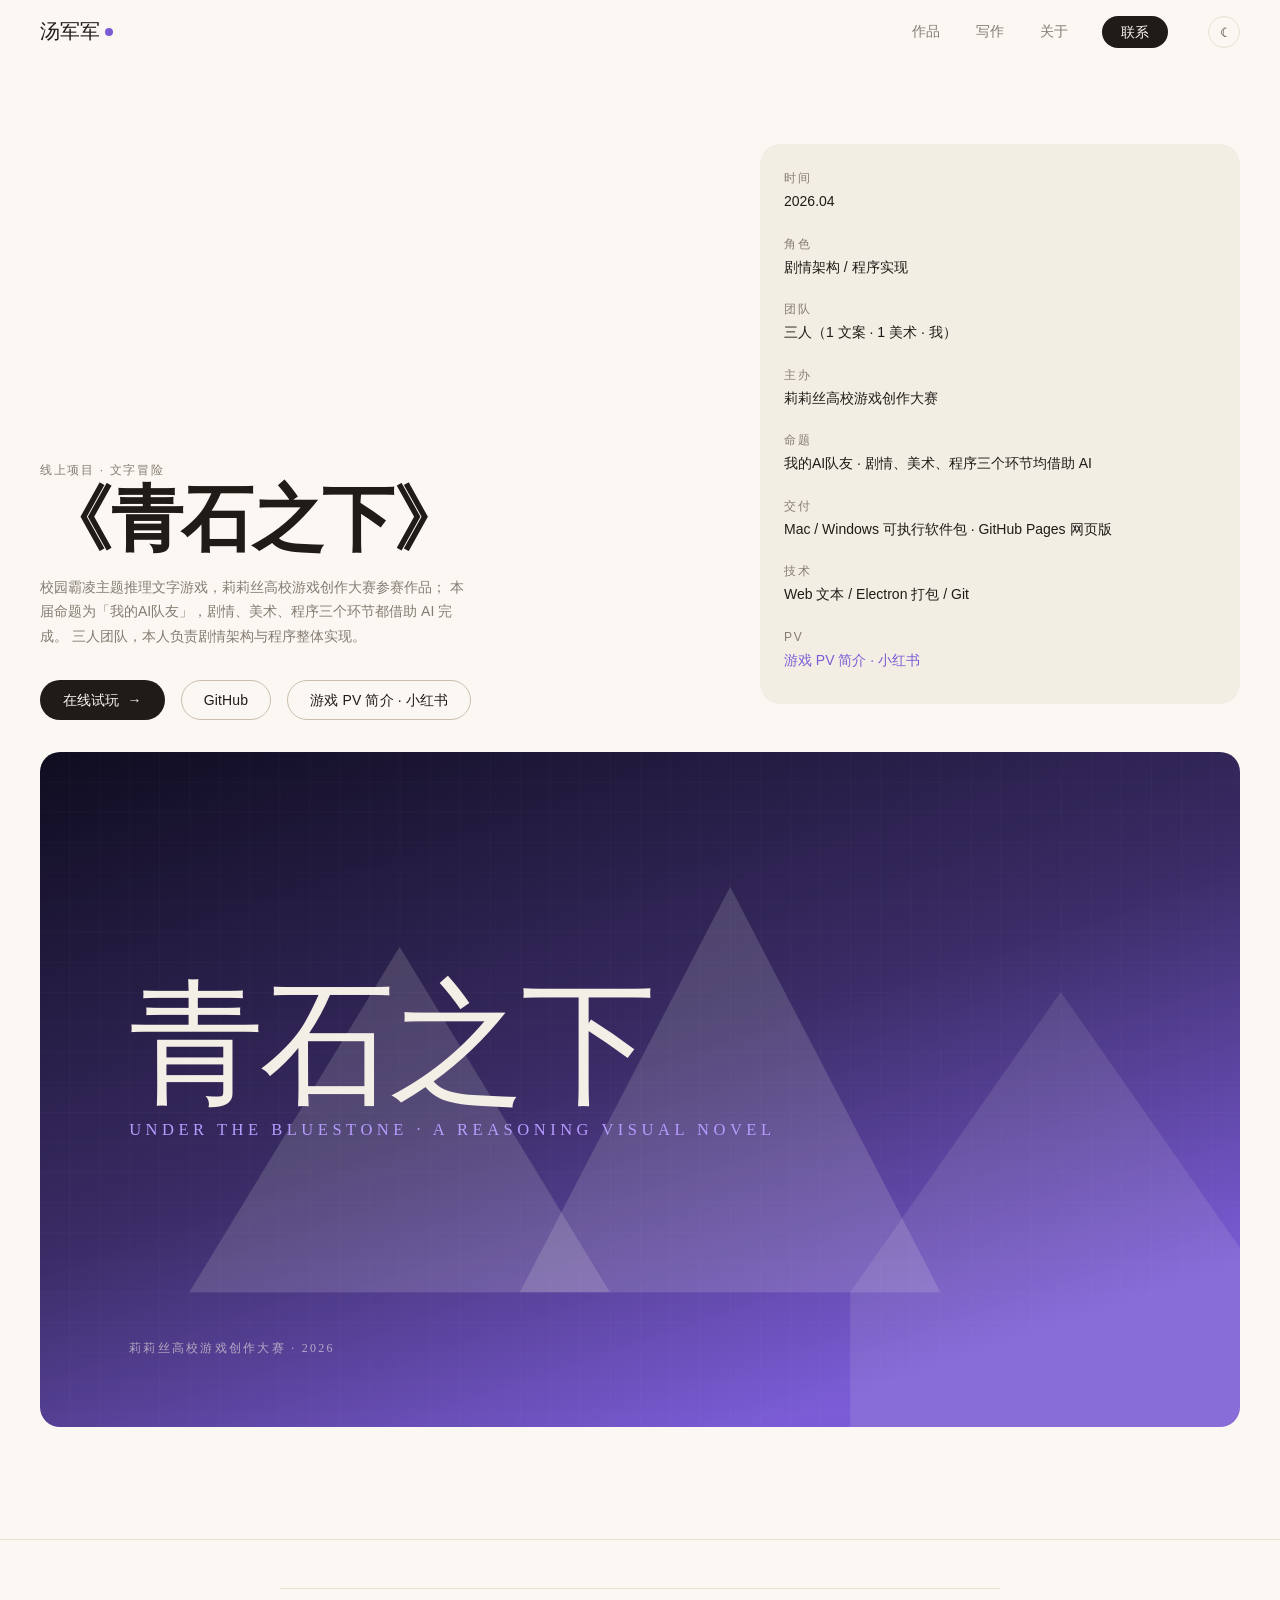
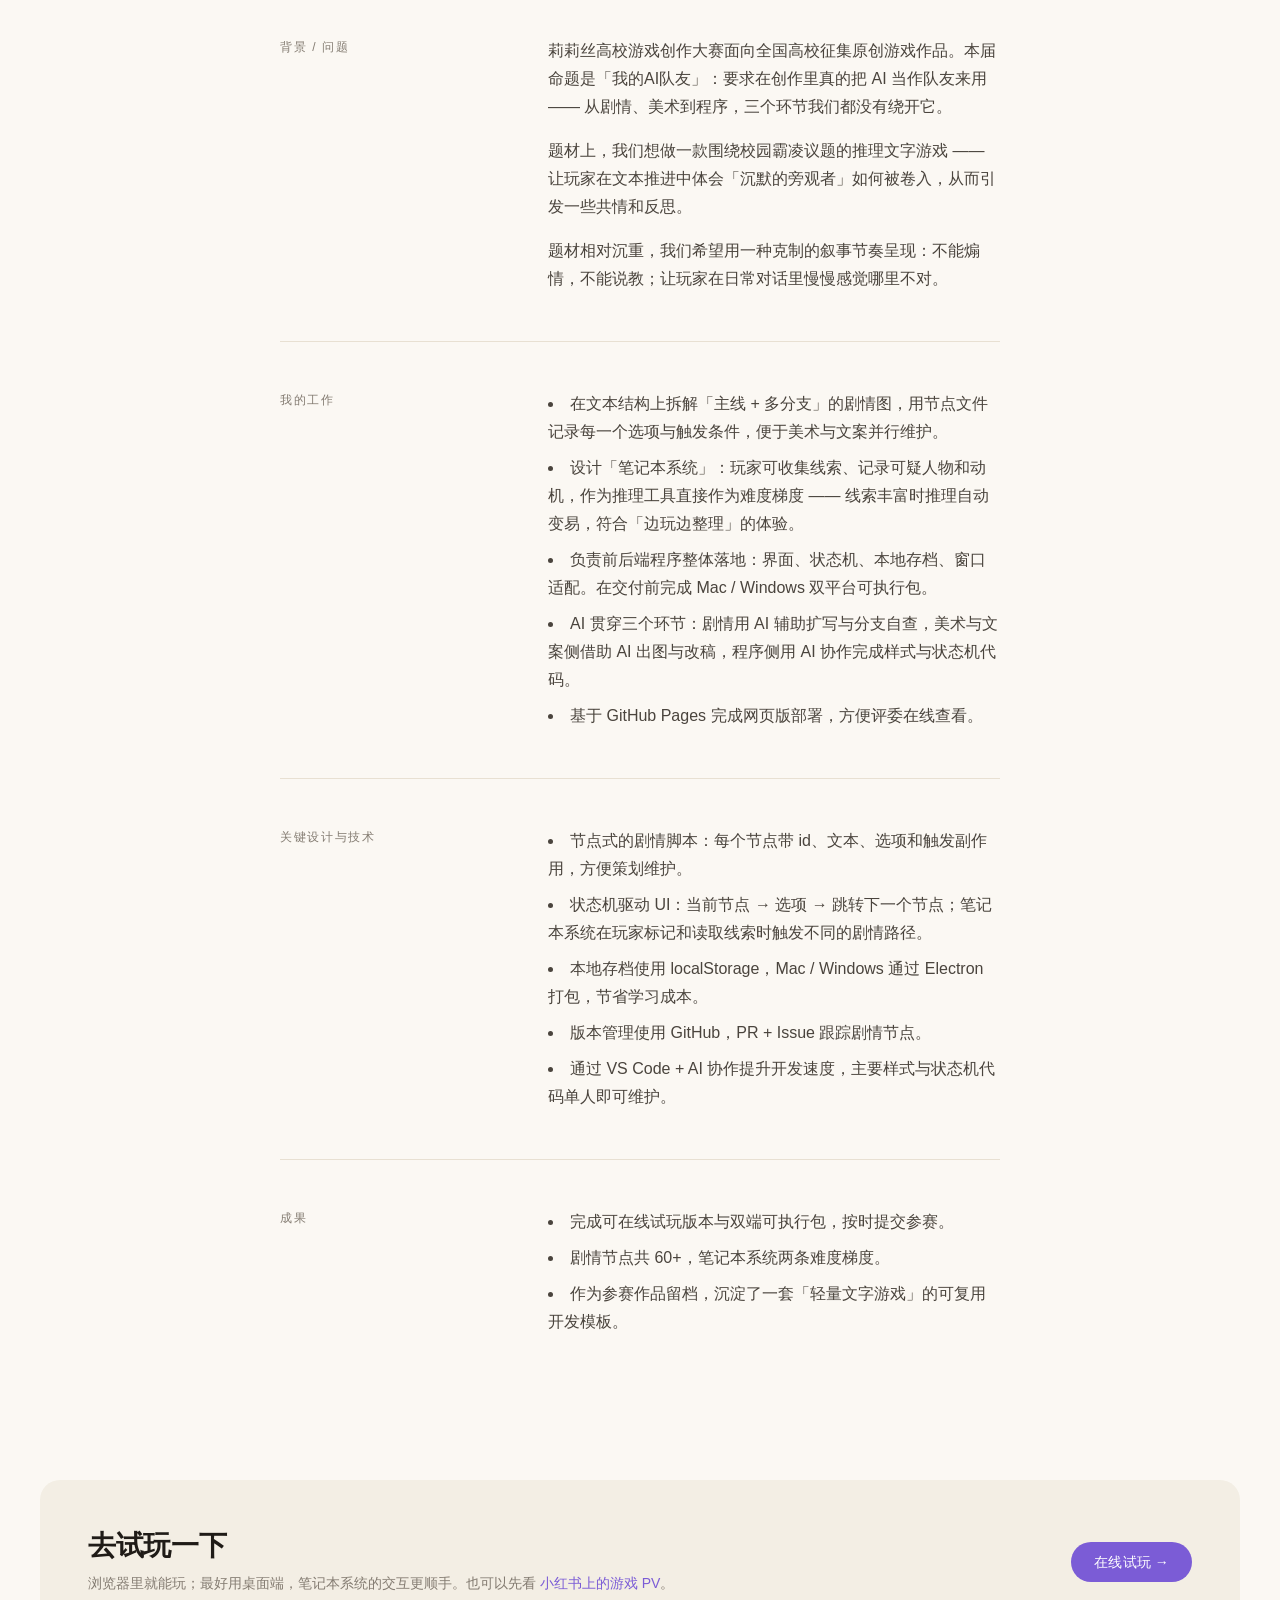
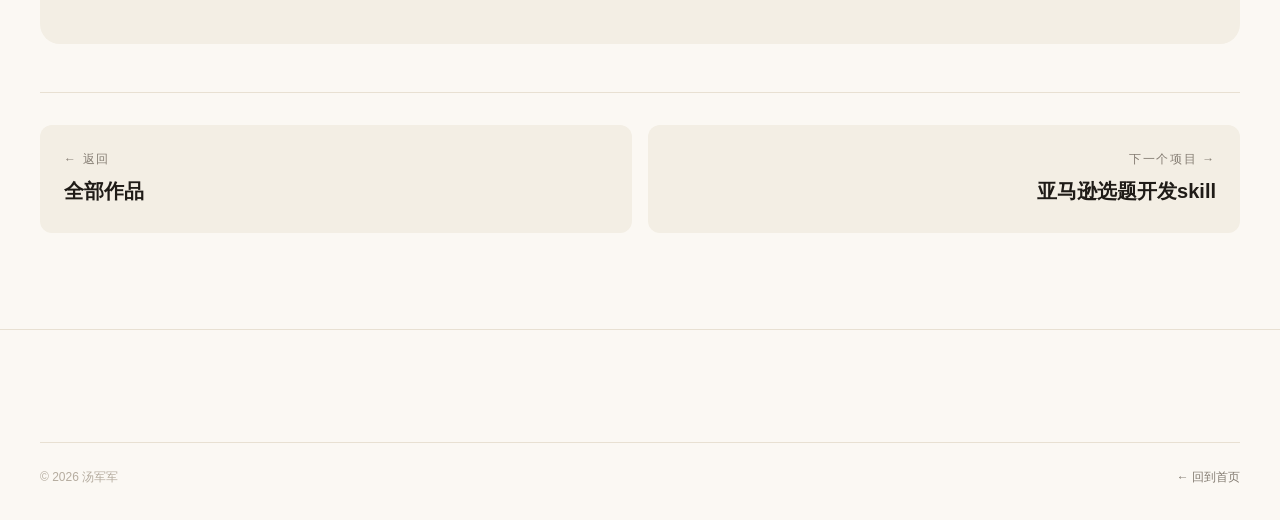
<file: works/under-the-bluestone.html>
<!DOCTYPE html>
<html lang="zh-CN">
<head>
  <meta charset="UTF-8" />
  <meta name="viewport" content="width=device-width, initial-scale=1.0" />
  <title>《青石之下》 — 汤军军</title>
  <meta name="description" content="校园霸凌主题推理文字游戏 · 莉莉丝高校游戏创作大赛参赛作品（本届命题「我的AI队友」，剧情、美术、程序三个环节均借助 AI）。剧情架构 + 程序实现。" />
  <link rel="icon" type="image/svg+xml" href="../assets/images/footer-avatar.svg" />
  <link rel="stylesheet" href="../assets/css/tokens.css" />
  <link rel="stylesheet" href="../assets/css/base.css" />
  <link rel="stylesheet" href="../assets/css/components.css" />
</head>
<body>

  <a href="#main" class="skip-link">跳到主要内容</a>

  <header class="nav" role="banner">
    <div class="nav__inner">
      <a href="../index.html" class="nav__brand">汤军军<span class="nav__brand-dot" aria-hidden="true"></span></a>
      <nav class="nav__menu" aria-label="主导航">
        <a href="../index.html#works" class="nav__link">作品</a>
        <a href="../index.html#writing" class="nav__link">写作</a>
        <a href="../index.html#about" class="nav__link">关于</a>
        <a href="../index.html#contact" class="btn btn--primary nav__cta">联系</a>
        <button class="nav__theme" data-theme-toggle type="button" aria-pressed="false" aria-label="切换深色模式">☾</button>
      </nav>
      <button class="nav__burger" aria-label="打开菜单" aria-expanded="false">
        <svg width="20" height="14" viewBox="0 0 20 14" fill="none">
          <path d="M0 1h20M0 7h20M0 13h20" stroke="currentColor" stroke-width="2"/>
        </svg>
      </button>
    </div>
  </header>

  <main id="main">

    <section class="proj-hero">
      <div class="container">
        <div class="proj-hero__inner">
          <div>
            <span class="eyebrow reveal">线上项目 · 文字冒险</span>
            <h1 class="proj-hero__title reveal">《青石之下》</h1>
            <p class="proj-hero__tag reveal">
              校园霸凌主题推理文字游戏，莉莉丝高校游戏创作大赛参赛作品；
              本届命题为「我的AI队友」，剧情、美术、程序三个环节都借助 AI 完成。
              三人团队，本人负责剧情架构与程序整体实现。
            </p>
            <div class="hero__cta reveal" style="margin-top: 32px">
              <a href="https://jt1934378847-bot.github.io/underthebluestone/" target="_blank" rel="noopener" class="btn btn--primary">
                在线试玩 <span class="arrow">→</span>
              </a>
              <a href="https://github.com/jt1934378847-bot" target="_blank" rel="noopener" class="btn btn--ghost">
                GitHub
              </a>
              <a href="https://xhslink.cn/o/3KBDBGHQDei" target="_blank" rel="noopener" class="btn btn--ghost">
                游戏 PV 简介 · 小红书
              </a>
            </div>
          </div>
          <dl class="proj-card reveal">
            <div>
              <dt>时间</dt>
              <dd>2026.04</dd>
            </div>
            <div>
              <dt>角色</dt>
              <dd>剧情架构 / 程序实现</dd>
            </div>
            <div>
              <dt>团队</dt>
              <dd>三人（1 文案 · 1 美术 · 我）</dd>
            </div>
            <div>
              <dt>主办</dt>
              <dd>莉莉丝高校游戏创作大赛</dd>
            </div>
            <div>
              <dt>命题</dt>
              <dd>我的AI队友 · 剧情、美术、程序三个环节均借助 AI</dd>
            </div>
            <div>
              <dt>交付</dt>
              <dd>Mac / Windows 可执行软件包 · GitHub Pages 网页版</dd>
            </div>
            <div>
              <dt>技术</dt>
              <dd>Web 文本 / Electron 打包 / Git</dd>
            </div>
            <div>
              <dt>PV</dt>
              <dd><a href="https://xhslink.cn/o/3KBDBGHQDei" target="_blank" rel="noopener">游戏 PV 简介 · 小红书</a></dd>
            </div>
          </dl>
        </div>

        <div class="proj-cover reveal">
          <img src="../assets/images/projects/under-the-bluestone-cover.svg" alt="《青石之下》封面视觉" width="1600" height="900" />
        </div>
      </div>
    </section>

    <section class="container reading" style="padding-top: var(--space-12)">

      <div class="proj-block reveal">
        <div class="proj-block__label">背景 / 问题</div>
        <div class="proj-block__body">
          <p>
            莉莉丝高校游戏创作大赛面向全国高校征集原创游戏作品。本届命题是「我的AI队友」：要求在创作里真的把 AI 当作队友来用 —— 从剧情、美术到程序，三个环节我们都没有绕开它。
          </p>
          <p>
            题材上，我们想做一款围绕校园霸凌议题的推理文字游戏 —— 让玩家在文本推进中体会「沉默的旁观者」如何被卷入，从而引发一些共情和反思。
          </p>
          <p>
            题材相对沉重，我们希望用一种克制的叙事节奏呈现：不能煽情，不能说教；让玩家在日常对话里慢慢感觉哪里不对。
          </p>
        </div>
      </div>

      <div class="proj-block reveal">
        <div class="proj-block__label">我的工作</div>
        <div class="proj-block__body">
          <ul>
            <li>在文本结构上拆解「主线 + 多分支」的剧情图，用节点文件记录每一个选项与触发条件，便于美术与文案并行维护。</li>
            <li>设计「笔记本系统」：玩家可收集线索、记录可疑人物和动机，作为推理工具直接作为难度梯度 —— 线索丰富时推理自动变易，符合「边玩边整理」的体验。</li>
            <li>负责前后端程序整体落地：界面、状态机、本地存档、窗口适配。在交付前完成 Mac / Windows 双平台可执行包。</li>
            <li>AI 贯穿三个环节：剧情用 AI 辅助扩写与分支自查，美术与文案侧借助 AI 出图与改稿，程序侧用 AI 协作完成样式与状态机代码。</li>
            <li>基于 GitHub Pages 完成网页版部署，方便评委在线查看。</li>
          </ul>
        </div>
      </div>

      <div class="proj-block reveal">
        <div class="proj-block__label">关键设计与技术</div>
        <div class="proj-block__body">
          <ul>
            <li>节点式的剧情脚本：每个节点带 id、文本、选项和触发副作用，方便策划维护。</li>
            <li>状态机驱动 UI：当前节点 → 选项 → 跳转下一个节点；笔记本系统在玩家标记和读取线索时触发不同的剧情路径。</li>
            <li>本地存档使用 localStorage，Mac / Windows 通过 Electron 打包，节省学习成本。</li>
            <li>版本管理使用 GitHub，PR + Issue 跟踪剧情节点。</li>
            <li>通过 VS Code + AI 协作提升开发速度，主要样式与状态机代码单人即可维护。</li>
          </ul>
        </div>
      </div>

      <div class="proj-block reveal">
        <div class="proj-block__label">成果</div>
        <div class="proj-block__body">
          <ul>
            <li>完成可在线试玩版本与双端可执行包，按时提交参赛。</li>
            <li>剧情节点共 60+，笔记本系统两条难度梯度。</li>
            <li>作为参赛作品留档，沉淀了一套「轻量文字游戏」的可复用开发模板。</li>
          </ul>
        </div>
      </div>

    </section>

    <section class="container" style="padding-top: var(--space-24)">
      <div class="proj-cta reveal">
        <div class="proj-cta__text">
          <h3>去试玩一下</h3>
          <p>浏览器里就能玩；最好用桌面端，笔记本系统的交互更顺手。也可以先看
            <a href="https://xhslink.cn/o/3KBDBGHQDei" target="_blank" rel="noopener">小红书上的游戏 PV</a>。</p>
        </div>
        <a class="btn btn--accent" href="https://jt1934378847-bot.github.io/underthebluestone/" target="_blank" rel="noopener">
          在线试玩 →
        </a>
      </div>

      <div class="proj-pager">
        <a class="proj-pager__cell" href="../index.html">
          <div class="proj-pager__hint">← 返回</div>
          <div class="proj-pager__name">全部作品</div>
        </a>
        <a class="proj-pager__cell proj-pager__cell--next" href="amazon-book-hunter.html">
          <div class="proj-pager__hint">下一个项目 →</div>
          <div class="proj-pager__name">亚马逊选题开发skill</div>
        </a>
      </div>
    </section>

  </main>

  <footer class="footer">
    <div class="container">
      <div class="footer__bottom">
        <span>© <span data-year>2026</span> 汤军军</span>
        <a href="../index.html" style="color: var(--ink-muted);">← 回到首页</a>
      </div>
    </div>
  </footer>

  <button class="totop" data-totop aria-label="回到顶部">
    <svg width="16" height="16" viewBox="0 0 16 16" fill="none" stroke="currentColor" stroke-width="2">
      <path d="M8 14V2M2 8l6-6 6 6"/>
    </svg>
  </button>

  <script src="../assets/js/nav.js"></script>
  <script src="../assets/js/main.js"></script>
</body>
</html>
</file>
<file: assets/css/tokens.css>
/* =========================================================================
 * Design tokens — 站点所有视觉变量集中在此，其他文件只引用，禁止硬编码色值
 * 配色思路：暖白底 + 暖紫强调 + 极少量暖黄点缀，整体偏「编辑感」
 * ========================================================================= */

:root {
  /* —— 颜色 · 浅色模式 —— */
  --bg:               #FBF8F3;          /* 暖白底 */
  --bg-elevated:      #FFFFFF;          /* 卡片浮层 */
  --bg-muted:         #F3EEE4;          /* 弱化区块 */
  --ink:              #1F1B17;          /* 正文近黑 */
  --ink-soft:         #4A443D;          /* 标题/次级文字 */
  --ink-muted:        #847C72;          /* 三级文字、说明 */
  --ink-faint:        #B5AC9F;          /* 极淡文字 */

  --accent:           #7B5CD6;          /* 暖紫：唯一强调色 */
  --accent-strong:    #5A3FB0;          /* 暖紫深：hover/选中 */
  --accent-soft:      #EFE7FB;          /* 暖紫浅：背景块 */

  --warm:             #E8A957;          /* 辅助暖黄，仅作点睛 */
  --warm-soft:        #FAEBD2;

  --line:             #E8E0D2;          /* 边框 */
  --line-strong:      #C9BFAB;

  /* —— 字体 —— */
  --font-sans: -apple-system, BlinkMacSystemFont, "PingFang SC",
               "Hiragino Sans GB", "Microsoft YaHei", "Helvetica Neue",
               Helvetica, Arial, sans-serif;
  --font-serif: Georgia, "Songti SC", "STSong", "PingFang SC", serif;
  --font-mono: "JetBrains Mono", "SF Mono", Menlo, Consolas, monospace;

  /* —— 字号层级 12 / 14 / 16 / 20 / 28 / 40 / 64 —— */
  --fs-12: 0.75rem;
  --fs-14: 0.875rem;
  --fs-16: 1rem;
  --fs-20: 1.25rem;
  --fs-28: 1.75rem;
  --fs-40: 2.5rem;
  --fs-64: 4rem;

  /* —— 间距 —— */
  --space-1: 4px;
  --space-2: 8px;
  --space-3: 12px;
  --space-4: 16px;
  --space-6: 24px;
  --space-8: 32px;
  --space-12: 48px;
  --space-16: 64px;
  --space-24: 96px;
  --space-32: 128px;

  /* —— 圆角、阴影 —— */
  --radius-sm: 6px;
  --radius-md: 12px;
  --radius-lg: 20px;
  --radius-xl: 28px;

  --shadow-sm: 0 1px 2px rgba(31, 27, 23, 0.04),
               0 2px 6px rgba(31, 27, 23, 0.04);
  --shadow-md: 0 4px 12px rgba(31, 27, 23, 0.06),
               0 12px 32px rgba(31, 27, 23, 0.06);
  --shadow-lg: 0 12px 32px rgba(31, 27, 23, 0.10),
               0 28px 64px rgba(31, 27, 23, 0.08);

  /* —— 容器 / 列宽 —— */
  --container:        1200px;
  --reading:          720px;

  /* —— 动效 —— */
  --ease-out: cubic-bezier(0.16, 1, 0.3, 1);
  --dur-fast:   180ms;
  --dur-mid:    280ms;
  --dur-slow:   400ms;

  /* —— 排版微调 —— */
  --leading-tight: 1.25;
  --leading-snug:  1.4;
  --leading-body:  1.75;

  /* —— 顶部导航 —— */
  --nav-h:           64px;
}

/* —— 系统深色模式尊重 —— */
@media (prefers-color-scheme: dark) {
  :root {
    --bg:           #15120F;
    --bg-elevated:  #1F1B17;
    --bg-muted:     #25201B;
    --ink:          #F4EFE6;
    --ink-soft:     #D7CFC2;
    --ink-muted:    #968D80;
    --ink-faint:    #6A6258;
    --accent:       #B59CFF;
    --accent-strong:#D3C2FF;
    --accent-soft:  #2C2240;
    --warm:         #F4C078;
    --warm-soft:    #3A2D1C;
    --line:         #322C25;
    --line-strong:  #4A4239;
    --shadow-sm: 0 1px 2px rgba(0,0,0,0.4), 0 2px 6px rgba(0,0,0,0.3);
    --shadow-md: 0 4px 12px rgba(0,0,0,0.45), 0 12px 32px rgba(0,0,0,0.4);
    --shadow-lg: 0 12px 32px rgba(0,0,0,0.5), 0 28px 64px rgba(0,0,0,0.4);
  }
}

/* —— 用户手动切换深浅色 —— */
[data-theme="dark"] {
  --bg:           #15120F;
  --bg-elevated:  #1F1B17;
  --bg-muted:     #25201B;
  --ink:          #F4EFE6;
  --ink-soft:     #D7CFC2;
  --ink-muted:    #968D80;
  --ink-faint:    #6A6258;
  --accent:       #B59CFF;
  --accent-strong:#D3C2FF;
  --accent-soft:  #2C2240;
  --warm:         #F4C078;
  --warm-soft:    #3A2D1C;
  --line:         #322C25;
  --line-strong:  #4A4239;
  --shadow-sm: 0 1px 2px rgba(0,0,0,0.4), 0 2px 6px rgba(0,0,0,0.3);
  --shadow-md: 0 4px 12px rgba(0,0,0,0.45), 0 12px 32px rgba(0,0,0,0.4);
  --shadow-lg: 0 12px 32px rgba(0,0,0,0.5), 0 28px 64px rgba(0,0,0,0.4);
}
[data-theme="light"] {
  --bg:               #FBF8F3;
  --bg-elevated:      #FFFFFF;
  --bg-muted:         #F3EEE4;
  --ink:              #1F1B17;
  --ink-soft:         #4A443D;
  --ink-muted:        #847C72;
  --ink-faint:        #B5AC9F;
  --accent:           #7B5CD6;
  --accent-strong:    #5A3FB0;
  --accent-soft:      #EFE7FB;
  --warm:             #E8A957;
  --warm-soft:        #FAEBD2;
  --line:             #E8E0D2;
  --line-strong:      #C9BFAB;
}

/* —— 减少动态效果 —— */
@media (prefers-reduced-motion: reduce) {
  *, *::before, *::after {
    animation-duration: 0.001ms !important;
    transition-duration: 0.001ms !important;
  }
}
</file>
<file: assets/css/base.css>
/* =========================================================================
 * Base — 重置 + 排版基础
 * ========================================================================= */

*, *::before, *::after {
  box-sizing: border-box;
}

html {
  -webkit-text-size-adjust: 100%;
  scroll-behavior: smooth;
  scroll-padding-top: calc(var(--nav-h) + 16px);
}

body {
  margin: 0;
  background: var(--bg);
  color: var(--ink);
  font-family: var(--font-sans);
  font-size: var(--fs-16);
  line-height: var(--leading-body);
  -webkit-font-smoothing: antialiased;
  -moz-osx-font-smoothing: grayscale;
  text-rendering: optimizeLegibility;
  font-feature-settings: "kern" 1, "liga" 1;
  transition: background var(--dur-mid) var(--ease-out),
              color var(--dur-mid) var(--ease-out);
}

h1, h2, h3, h4, h5, h6 {
  margin: 0;
  font-weight: 600;
  line-height: var(--leading-tight);
  color: var(--ink);
  letter-spacing: -0.01em;
}

p { margin: 0; }

a {
  color: var(--accent);
  text-decoration: none;
  transition: color var(--dur-fast) var(--ease-out);
}
a:hover { color: var(--accent-strong); }

img, svg {
  display: block;
  max-width: 100%;
  height: auto;
}

button {
  font-family: inherit;
  cursor: pointer;
  border: 0;
  background: transparent;
  color: inherit;
}

ul, ol {
  margin: 0;
  padding: 0;
  list-style: none;
}

hr {
  border: 0;
  border-top: 1px solid var(--line);
  margin: var(--space-12) 0;
}

::selection {
  background: var(--accent-soft);
  color: var(--accent-strong);
}

:focus-visible {
  outline: 2px solid var(--accent);
  outline-offset: 3px;
  border-radius: 4px;
}

.display {
  font-family: var(--font-serif);
  font-weight: 500;
  font-size: clamp(2.5rem, 6vw, var(--fs-64));
  line-height: 1.05;
  letter-spacing: -0.02em;
}

.title {
  font-size: clamp(1.5rem, 3vw, var(--fs-28));
  font-weight: 600;
  letter-spacing: -0.015em;
}

.eyebrow {
  font-size: var(--fs-12);
  text-transform: uppercase;
  letter-spacing: 0.14em;
  color: var(--ink-muted);
  font-weight: 500;
}

.lead {
  font-size: clamp(var(--fs-16), 1.6vw, var(--fs-20));
  color: var(--ink-soft);
  line-height: var(--leading-snug);
}

.muted { color: var(--ink-muted); }
.faint { color: var(--ink-faint); }

.container {
  width: min(100% - var(--space-8), var(--container));
  margin-inline: auto;
}

.reading {
  width: min(100% - var(--space-8), var(--reading));
  margin-inline: auto;
}

.section {
  padding-block: clamp(var(--space-16), 8vw, var(--space-32));
}
.section--tight {
  padding-block: clamp(var(--space-12), 5vw, var(--space-24));
}
.section__head {
  display: flex;
  flex-direction: column;
  gap: var(--space-3);
  margin-bottom: var(--space-12);
  max-width: 720px;
}
.section__head .eyebrow + * { margin-top: var(--space-2); }

.skip-link {
  position: absolute;
  top: -100px;
  left: var(--space-4);
  background: var(--accent);
  color: white;
  padding: var(--space-2) var(--space-4);
  border-radius: var(--radius-sm);
  z-index: 1000;
  transition: top var(--dur-fast);
}
.skip-link:focus {
  top: var(--space-4);
  color: white;
}

.reveal {
  opacity: 0;
  transform: translateY(16px);
  transition: opacity var(--dur-slow) var(--ease-out),
              transform var(--dur-slow) var(--ease-out);
}
.reveal.in {
  opacity: 1;
  transform: none;
}

.linklike {
  color: var(--accent);
  border-bottom: 1px solid currentColor;
  padding-bottom: 2px;
  transition: color var(--dur-fast) var(--ease-out),
              border-color var(--dur-fast) var(--ease-out);
}
.linklike:hover {
  color: var(--accent-strong);
  border-bottom-color: var(--accent-strong);
}
</file>
<file: assets/css/components.css>
/* =========================================================================
 * Components — 按钮 / 卡片 / 导航 / 灯箱 / 标签 / 证书墙 / 时间线
 * ========================================================================= */

/* ============================ 按钮 ============================ */
.btn {
  display: inline-flex;
  align-items: center;
  gap: var(--space-2);
  padding: 12px 22px;
  border-radius: 999px;
  font-size: var(--fs-14);
  font-weight: 500;
  letter-spacing: 0.01em;
  transition: background var(--dur-fast) var(--ease-out),
              color var(--dur-fast) var(--ease-out),
              border-color var(--dur-fast) var(--ease-out),
              transform var(--dur-fast) var(--ease-out);
  border: 1px solid transparent;
  line-height: 1;
  white-space: nowrap;
  text-decoration: none;
}
.btn:hover { transform: translateY(-1px); }

.btn--primary {
  background: var(--ink);
  color: var(--bg);
}
.btn--primary:hover {
  background: var(--accent);
  color: white;
}

.btn--ghost {
  background: transparent;
  color: var(--ink);
  border-color: var(--line-strong);
}
.btn--ghost:hover {
  background: var(--ink);
  color: var(--bg);
  border-color: var(--ink);
}

.btn--accent {
  background: var(--accent);
  color: white;
}
.btn--accent:hover {
  background: var(--accent-strong);
  color: white;
}

.btn--small {
  padding: 8px 14px;
  font-size: var(--fs-12);
}

.btn .arrow {
  display: inline-block;
  transition: transform var(--dur-fast) var(--ease-out);
}
.btn:hover .arrow { transform: translateX(3px); }

/* ============================ 顶部导航 ============================ */
.nav {
  position: fixed;
  top: 0; left: 0; right: 0;
  z-index: 100;
  height: var(--nav-h);
  display: flex;
  align-items: center;
  background: transparent;
  transition: background var(--dur-mid) var(--ease-out),
              backdrop-filter var(--dur-mid) var(--ease-out),
              border-color var(--dur-mid) var(--ease-out),
              box-shadow var(--dur-mid) var(--ease-out);
  border-bottom: 1px solid transparent;
}
.nav.is-scrolled {
  background: color-mix(in oklab, var(--bg) 86%, transparent);
  backdrop-filter: saturate(180%) blur(18px);
  -webkit-backdrop-filter: saturate(180%) blur(18px);
  border-bottom-color: var(--line);
}
.nav__inner {
  width: min(100% - var(--space-8), var(--container));
  margin: 0 auto;
  display: flex;
  align-items: center;
  justify-content: space-between;
  gap: var(--space-6);
}
.nav__brand {
  font-family: var(--font-serif);
  font-weight: 500;
  font-size: var(--fs-20);
  color: var(--ink);
  letter-spacing: -0.01em;
}
.nav__brand-dot {
  display: inline-block;
  width: 8px;
  height: 8px;
  background: var(--accent);
  border-radius: 50%;
  margin-left: 6px;
  transform: translateY(-2px);
}
.nav__menu {
  display: flex;
  align-items: center;
  gap: var(--space-8);
}
.nav__link {
  color: var(--ink-muted);
  font-size: var(--fs-14);
  font-weight: 500;
  position: relative;
  padding: 6px 2px;
}
.nav__link:hover { color: var(--ink); }
.nav__link.is-active { color: var(--ink); }
.nav__link.is-active::after {
  content: "";
  position: absolute;
  left: 0; right: 0; bottom: -2px;
  height: 2px;
  background: var(--accent);
  border-radius: 1px;
}
.nav__cta { padding: 8px 18px; }

/* 深色模式切换：文字图标按钮，跟随导航配色 */
.nav__theme {
  width: 32px;
  height: 32px;
  margin-left: var(--space-2);
  display: inline-flex;
  align-items: center;
  justify-content: center;
  font-size: 15px;
  line-height: 1;
  color: var(--ink-muted);
  border: 1px solid var(--line);
  border-radius: 999px;
  background: transparent;
  cursor: pointer;
  transition: color var(--dur-fast) var(--ease-out),
              border-color var(--dur-fast) var(--ease-out);
}
.nav__theme:hover { color: var(--accent); border-color: var(--accent-line, var(--accent-soft)); }

.nav__burger {
  display: none;
  width: 40px;
  height: 40px;
  align-items: center;
  justify-content: center;
  color: var(--ink);
}

@media (max-width: 768px) {
  .nav__menu {
    position: fixed;
    inset: var(--nav-h) 0 0 0;
    flex-direction: column;
    align-items: stretch;
    gap: 0;
    padding: var(--space-8);
    background: var(--bg);
    border-top: 1px solid var(--line);
    transform: translateX(100%);
    transition: transform var(--dur-mid) var(--ease-out);
  }
  .nav__menu.is-open { transform: none; }
  .nav__link {
    padding: var(--space-4) 0;
    font-size: var(--fs-20);
    border-bottom: 1px solid var(--line);
  }
  .nav__cta { margin-top: var(--space-8); align-self: flex-start; }
  .nav__theme { margin-top: var(--space-6); }
  .nav__burger { display: inline-flex; }
}

/* ============================ Hero ============================ */
.hero {
  position: relative;
  min-height: 100vh;
  display: flex;
  align-items: center;
  padding-block: var(--space-24) var(--space-16);
}
.hero__inner {
  display: grid;
  grid-template-columns: 1.4fr 1fr;
  gap: clamp(var(--space-8), 5vw, var(--space-16));
  align-items: end;
}
.hero__intro {
  display: flex;
  flex-direction: column;
  gap: var(--space-6);
}
.hero__name {
  font-family: var(--font-serif);
  font-weight: 500;
  font-size: clamp(3rem, 9vw, 6rem);
  line-height: 1;
  letter-spacing: -0.03em;
}
.hero__name em {
  font-style: italic;
  color: var(--accent);
}
.hero__line {
  font-size: clamp(var(--fs-16), 1.8vw, var(--fs-20));
  color: var(--ink-soft);
  max-width: 38ch;
  line-height: 1.55;
}
.hero__cta {
  display: flex;
  gap: var(--space-4);
  flex-wrap: wrap;
  margin-top: var(--space-2);
}
.hero__visual {
  position: relative;
  align-self: stretch;
}
.hero__portrait {
  width: 100%;
  height: auto;
  aspect-ratio: 4/5;
  object-fit: cover;
  border-radius: var(--radius-lg);
  background: var(--bg-muted);
  box-shadow: var(--shadow-md);
}
.hero__meta {
  display: flex;
  flex-direction: column;
  gap: 6px;
  margin-top: var(--space-6);
  font-size: var(--fs-12);
  text-transform: uppercase;
  letter-spacing: 0.14em;
  color: var(--ink-muted);
}
.hero__meta strong {
  color: var(--ink-soft);
  font-weight: 500;
  text-transform: none;
  letter-spacing: 0;
}
.hero__scroll {
  position: absolute;
  bottom: var(--space-6);
  left: 50%;
  transform: translateX(-50%);
  font-size: var(--fs-12);
  letter-spacing: 0.2em;
  color: var(--ink-faint);
  text-transform: uppercase;
  display: flex;
  flex-direction: column;
  align-items: center;
  gap: var(--space-2);
}
.hero__scroll::after {
  content: "";
  width: 1px;
  height: 32px;
  background: var(--ink-faint);
  animation: scrollLine 2s var(--ease-out) infinite;
}
@keyframes scrollLine {
  0% { transform: scaleY(0); transform-origin: top; }
  50% { transform: scaleY(1); transform-origin: top; }
  51% { transform: scaleY(1); transform-origin: bottom; }
  100% { transform: scaleY(0); transform-origin: bottom; }
}

@media (max-width: 900px) {
  .hero__inner { grid-template-columns: 1fr; }
  .hero__visual { order: -1; max-width: 320px; }
  .hero__portrait { aspect-ratio: 1/1; }
  .hero__scroll { display: none; }
}

/* ============================ 关于我 ============================ */
/* 左图右文 */
.about__grid {
  display: grid;
  grid-template-columns: minmax(0, 4fr) minmax(0, 6fr);
  gap: clamp(var(--space-8), 4vw, var(--space-12));
  align-items: start;
}
.about__photo { margin: 0; position: sticky; top: calc(var(--nav-h) + var(--space-6)); }
.about__photo-img {
  display: block;
  width: 100%;
  aspect-ratio: 1 / 1;
  object-fit: cover;
  border-radius: var(--radius-lg);
}
.about__photo figcaption {
  margin-top: var(--space-3);
  font-size: var(--fs-12);
  color: var(--ink-faint);
  letter-spacing: 0.04em;
  text-align: center;
}
.about__body {
  display: flex;
  flex-direction: column;
  gap: var(--space-8);
}
.about__text {
  display: flex;
  flex-direction: column;
  gap: var(--space-4);
}
.about__lede {
  font-size: var(--fs-20) !important;
  line-height: 1.55 !important;
  color: var(--ink) !important;
  font-weight: 500;
}
/* 注脚正文：断行更宽松、信息密度更低 */
.about__paragraphs p {
  font-size: var(--fs-16);
  line-height: 1.9;
  color: var(--ink-soft);
  max-width: 46em;
  text-wrap: pretty;
}
.about__paragraphs p + p { margin-top: var(--space-4); }
.about__text p strong {
  color: var(--ink);
  font-weight: 500;
}
@media (max-width: 900px) {
  .about__grid { grid-template-columns: 1fr; }
  .about__photo { position: static; max-width: 320px; }
}

/* ============================ 作品卡片 ============================ */
.works {
  display: grid;
  grid-template-columns: repeat(auto-fit, minmax(320px, 1fr));
  gap: var(--space-8);
}
.work-card {
  display: flex;
  flex-direction: column;
  background: var(--bg-elevated);
  border-radius: var(--radius-lg);
  overflow: hidden;
  border: 1px solid var(--line);
  transition: transform var(--dur-mid) var(--ease-out),
              box-shadow var(--dur-mid) var(--ease-out),
              border-color var(--dur-mid) var(--ease-out);
  text-decoration: none;
  color: inherit;
}
/* 无详情页的作品：不做 hover 位移，避免看起来能点却点不了 */
.work-card--static { cursor: default; }
.work-card--static:hover {
  transform: none;
  box-shadow: var(--shadow-sm);
  border-color: var(--line);
}
.work-card:hover {
  transform: translateY(-4px);
  box-shadow: var(--shadow-md);
  border-color: var(--line-strong);
}
.work-card:hover .work-card__cover img {
  transform: scale(1.03);
}
.work-card__cover {
  position: relative;
  aspect-ratio: 16/10;
  background: var(--bg-muted);
  overflow: hidden;
}
.work-card__cover img {
  width: 100%;
  height: 100%;
  object-fit: cover;
  transition: transform var(--dur-slow) var(--ease-out);
}
.work-card__cover-tag {
  position: absolute;
  top: var(--space-4);
  left: var(--space-4);
  background: var(--bg);
  color: var(--ink);
  font-size: var(--fs-12);
  padding: 4px 10px;
  border-radius: 999px;
  letter-spacing: 0.04em;
  font-weight: 500;
}
.work-card__body {
  padding: var(--space-6);
  display: flex;
  flex-direction: column;
  gap: var(--space-3);
  flex: 1;
}
.work-card__title {
  font-size: var(--fs-20);
  font-weight: 600;
  letter-spacing: -0.01em;
}
.work-card__desc {
  font-size: var(--fs-14);
  color: var(--ink-muted);
  line-height: 1.6;
}
.work-card__meta {
  margin-top: auto;
  display: flex;
  flex-wrap: wrap;
  gap: var(--space-2);
  padding-top: var(--space-3);
}

/* ============================ 标签 ============================ */
.tag {
  display: inline-flex;
  align-items: center;
  padding: 4px 10px;
  font-size: var(--fs-12);
  font-weight: 500;
  border-radius: 999px;
  background: var(--bg-muted);
  color: var(--ink-soft);
  border: 1px solid var(--line);
}
.tag--accent {
  background: var(--accent-soft);
  color: var(--accent-strong);
  border-color: transparent;
}

/* ============================ 技能 ============================ */
.skills {
  display: grid;
  grid-template-columns: repeat(auto-fit, minmax(240px, 1fr));
  gap: var(--space-6);
}
.skill {
  padding: var(--space-6);
  border-radius: var(--radius-md);
  background: var(--bg-muted);
}
.skill__title {
  font-size: var(--fs-14);
  text-transform: uppercase;
  letter-spacing: 0.12em;
  color: var(--ink-muted);
  margin-bottom: var(--space-3);
  font-weight: 600;
}
.skill__list {
  display: flex;
  flex-wrap: wrap;
  gap: 6px;
}

/* ============================ 证书墙 ============================ */
.certs {
  display: grid;
  grid-template-columns: repeat(auto-fill, minmax(240px, 1fr));
  gap: var(--space-4);
}
.cert {
  padding: var(--space-4);
  background: var(--bg-elevated);
  border: 1px solid var(--line);
  border-radius: var(--radius-md);
  display: flex;
  gap: var(--space-3);
  align-items: flex-start;
  cursor: zoom-in;
  transition: border-color var(--dur-fast) var(--ease-out),
              transform var(--dur-fast) var(--ease-out);
}
.cert:hover {
  border-color: var(--accent);
  transform: translateY(-2px);
}
.cert__icon {
  flex-shrink: 0;
  width: 36px;
  height: 36px;
  border-radius: var(--radius-sm);
  background: var(--accent-soft);
  color: var(--accent-strong);
  display: grid;
  place-items: center;
  font-weight: 600;
}
.cert__img {
  flex-shrink: 0;
  width: 72px;
  height: 96px;
  border-radius: var(--radius-sm);
  object-fit: cover;
  border: 1px solid var(--line);
  background: var(--bg-muted);
  display: block;
}
.cert__body { min-width: 0; flex: 1; }
.cert__title {
  font-size: var(--fs-14);
  font-weight: 600;
  line-height: 1.4;
}
.cert__meta {
  font-size: var(--fs-12);
  color: var(--ink-muted);
  margin-top: 2px;
}

/* ============================ 时间线 ============================ */
.timeline {
  position: relative;
  padding-left: var(--space-6);
  border-left: 1px dashed var(--line-strong);
  display: flex;
  flex-direction: column;
  gap: var(--space-12);
}
.timeline__entry {
  position: relative;
}
.timeline__entry::before {
  content: "";
  position: absolute;
  left: calc(-1 * var(--space-6) - 4px);
  top: 6px;
  width: 9px;
  height: 9px;
  background: var(--bg);
  border: 2px solid var(--accent);
  border-radius: 50%;
}
.timeline__when {
  font-size: var(--fs-12);
  letter-spacing: 0.14em;
  text-transform: uppercase;
  color: var(--ink-muted);
  margin-bottom: 2px;
}
.timeline__title {
  font-size: var(--fs-20);
  font-weight: 600;
}
.timeline__role {
  font-size: var(--fs-14);
  color: var(--accent);
  margin-top: 2px;
}
.timeline__desc {
  margin-top: var(--space-3);
  font-size: var(--fs-14);
  color: var(--ink-muted);
  line-height: 1.6;
  display: flex;
  flex-direction: column;
  gap: 4px;
}
.timeline__desc li {
  list-style: disc inside;
}

/* ============================ 画廊 ============================ */
.gallery {
  display: grid;
  grid-template-columns: repeat(12, 1fr);
  gap: var(--space-4);
  grid-auto-flow: dense;
}
.gallery__item {
  border-radius: var(--radius-md);
  overflow: hidden;
  cursor: zoom-in;
  background: var(--bg-muted);
  position: relative;
  aspect-ratio: 1/1;
}
.gallery__item img {
  width: 100%; height: 100%;
  object-fit: cover;
  transition: transform var(--dur-slow) var(--ease-out),
              opacity var(--dur-mid);
}
.gallery__item:hover img { transform: scale(1.04); }
.gallery__item figcaption {
  position: absolute;
  inset: auto 0 0 0;
  padding: var(--space-4);
  color: white;
  background: linear-gradient(transparent, rgba(0,0,0,0.6));
  font-size: var(--fs-12);
  letter-spacing: 0.04em;
  opacity: 0;
  transition: opacity var(--dur-mid) var(--ease-out);
}
.gallery__item:hover figcaption { opacity: 1; }

.gallery__item--tall   { grid-column: span 4; grid-row: span 2; }
.gallery__item--wide   { grid-column: span 6; grid-row: span 1; aspect-ratio: 16/9; }
.gallery__item--square { grid-column: span 4; }
.gallery__item--small  { grid-column: span 3; }

@media (max-width: 768px) {
  .gallery__item--tall,
  .gallery__item--wide,
  .gallery__item--square,
  .gallery__item--small {
    grid-column: span 6;
  }
}
@media (max-width: 480px) {
  .gallery__item--tall,
  .gallery__item--wide,
  .gallery__item--square,
  .gallery__item--small {
    grid-column: span 12;
  }
}

/* 「画过的与设计过的」改为按图片原始比例完整展示的瀑布流 */
.gallery--flow {
  display: block;
  columns: 4;
  column-gap: var(--space-4);
}
.gallery--flow .gallery__item {
  aspect-ratio: auto;
  margin: 0 0 var(--space-4);
  break-inside: avoid;
}
.gallery--flow .gallery__item img {
  height: auto;
}
@media (max-width: 768px) {
  .gallery--flow { columns: 2; }
}
@media (max-width: 480px) {
  .gallery--flow { columns: 1; }
}

/* ============================ 灯箱 ============================ */
.lightbox {
  position: fixed;
  inset: 0;
  background: rgba(15, 12, 10, 0.92);
  z-index: 200;
  display: none;
  align-items: center;
  justify-content: center;
  padding: var(--space-8);
  opacity: 0;
  transition: opacity var(--dur-mid) var(--ease-out);
}
.lightbox.is-open {
  display: flex;
  opacity: 1;
}
.lightbox__inner {
  position: relative;
  max-width: min(90vw, 1100px);
  max-height: 86vh;
  display: flex;
  flex-direction: column;
  gap: var(--space-4);
}
.lightbox__img {
  max-width: 100%;
  max-height: 80vh;
  object-fit: contain;
  border-radius: var(--radius-md);
}
.lightbox__caption {
  color: rgba(255, 255, 255, 0.8);
  font-size: var(--fs-14);
  text-align: center;
  letter-spacing: 0.02em;
}
.lightbox__close,
.lightbox__nav {
  position: absolute;
  background: rgba(255, 255, 255, 0.08);
  color: white;
  width: 44px;
  height: 44px;
  border-radius: 50%;
  display: grid;
  place-items: center;
  transition: background var(--dur-fast);
}
.lightbox__close:hover,
.lightbox__nav:hover { background: rgba(255, 255, 255, 0.2); }
.lightbox__close {
  top: var(--space-2);
  right: var(--space-2);
}
.lightbox__nav--prev { left: var(--space-2); top: 50%; transform: translateY(-50%); }
.lightbox__nav--next { right: var(--space-2); top: 50%; transform: translateY(-50%); }

@media (max-width: 768px) {
  .lightbox__nav--prev { left: 4px; }
  .lightbox__nav--next { right: 4px; }
}

/* ============================ 文字作品列表 ============================ */
.writing-list {
  display: grid;
  gap: var(--space-4);
}
.writing-list__group {
  margin-bottom: var(--space-12);
}
.writing-list__group-title {
  font-family: var(--font-serif);
  font-size: var(--fs-28);
  font-weight: 500;
  margin-bottom: var(--space-6);
  color: var(--ink);
}
.writing-item {
  display: grid;
  grid-template-columns: 1fr auto;
  gap: var(--space-4);
  padding: var(--space-6);
  border-top: 1px solid var(--line);
  align-items: center;
  text-decoration: none;
  color: inherit;
  transition: background var(--dur-fast);
}
.writing-item:last-child { border-bottom: 1px solid var(--line); }
.writing-item:hover {
  background: var(--bg-muted);
}
.writing-item__title {
  font-size: var(--fs-20);
  font-weight: 500;
  color: var(--ink);
}
.writing-item__meta {
  font-size: var(--fs-12);
  color: var(--ink-muted);
  text-transform: uppercase;
  letter-spacing: 0.14em;
  margin-top: 4px;
}
.writing-item__summary {
  margin-top: var(--space-2);
  color: var(--ink-soft);
  font-size: var(--fs-14);
  line-height: 1.5;
  max-width: 70ch;
  grid-column: 1;
}
.writing-item__arrow {
  color: var(--ink-faint);
  transition: transform var(--dur-fast), color var(--dur-fast);
}
.writing-item:hover .writing-item__arrow {
  transform: translateX(4px);
  color: var(--accent);
}

/* ============================ 联系 ============================ */
.contact {
  display: grid;
  grid-template-columns: 1.2fr 1fr;
  gap: var(--space-16);
  align-items: end;
}
.contact__big {
  font-family: var(--font-serif);
  font-size: clamp(2rem, 5vw, 3.5rem);
  line-height: 1.15;
  letter-spacing: -0.02em;
  color: var(--ink);
}
.contact__big a {
  color: var(--accent);
  border-bottom: 2px solid currentColor;
  padding-bottom: 2px;
}
.contact__channels {
  display: flex;
  flex-direction: column;
  gap: var(--space-3);
}
.contact__row {
  display: flex;
  justify-content: space-between;
  align-items: center;
  padding: var(--space-4) 0;
  border-bottom: 1px solid var(--line);
}
.contact__row:last-child { border-bottom: 0; }
.contact__row dt {
  font-size: var(--fs-12);
  text-transform: uppercase;
  letter-spacing: 0.14em;
  color: var(--ink-muted);
}
.contact__row dd {
  margin: 0;
  display: flex;
  align-items: center;
  gap: var(--space-3);
}
.contact__copy {
  font-size: var(--fs-12);
  padding: 4px 10px;
  border: 1px solid var(--line);
  border-radius: 999px;
  color: var(--ink-soft);
}
.contact__copy.is-copied {
  background: var(--accent);
  color: white;
  border-color: var(--accent);
}

@media (max-width: 900px) {
  .contact { grid-template-columns: 1fr; gap: var(--space-8); }
}

/* ============================ 自媒体 ============================ */
/* 横向滚动：卡片固定宽度、可左右拖动，避免 12 张图堆成三行把版面拉长 */
.social {
  display: flex;
  gap: var(--space-4);
  overflow-x: auto;
  overflow-y: hidden;
  scroll-snap-type: x proximity;
  scroll-padding-inline: var(--space-2);
  padding: var(--space-2) var(--space-2) var(--space-6);
  -webkit-overflow-scrolling: touch;
  overscroll-behavior-x: contain;
  scrollbar-width: thin;
  scrollbar-color: var(--line-strong) transparent;
}
.social::-webkit-scrollbar { height: 8px; }
.social::-webkit-scrollbar-track { background: transparent; }
.social::-webkit-scrollbar-thumb {
  background: var(--line-strong);
  border-radius: 999px;
}
.social__item {
  flex: 0 0 auto;
  width: clamp(180px, 22vw, 260px);
  scroll-snap-align: start;
  /* 统一呈现：所有卡片同宽同高、同一圆角与描边，不再出现个别直角/带白边的样子 */
  border-radius: var(--radius-md);
  border: 1px solid var(--line);
  overflow: hidden;
  background: var(--bg-muted);
  aspect-ratio: 4/5;
  position: relative;
  cursor: zoom-in;
}
.social__item img {
  width: 100%; height: 100%; object-fit: cover;
  transition: transform var(--dur-slow) var(--ease-out);
}
.social__item:hover img { transform: scale(1.04); }

@media (max-width: 600px) {
  .social__item { width: clamp(160px, 56vw, 220px); }
}

/* ============================ 页脚 ============================ */
.footer {
  padding-block: var(--space-16) var(--space-8);
  border-top: 1px solid var(--line);
  margin-top: var(--space-24);
}
.footer__inner {
  display: grid;
  /* 页脚现为「品牌 + 站点导航」两组，联系信息统一收在 #contact 区，避免重复 */
  grid-template-columns: 1.5fr 1fr;
  gap: var(--space-12);
  align-items: start;
}
.footer__brand {
  font-family: var(--font-serif);
  font-size: var(--fs-28);
  letter-spacing: -0.01em;
}
.footer__line {
  font-size: var(--fs-14);
  color: var(--ink-muted);
  margin-top: var(--space-2);
  max-width: 30ch;
}
.footer__col h4 {
  font-size: var(--fs-12);
  letter-spacing: 0.14em;
  text-transform: uppercase;
  color: var(--ink-muted);
  margin-bottom: var(--space-3);
}
.footer__col ul {
  display: flex;
  flex-direction: column;
  gap: 6px;
}
.footer__col a {
  color: var(--ink);
  font-size: var(--fs-14);
}
.footer__col a:hover { color: var(--accent); }
.footer__bottom {
  margin-top: var(--space-12);
  padding-top: var(--space-6);
  border-top: 1px solid var(--line);
  display: flex;
  justify-content: space-between;
  align-items: center;
  font-size: var(--fs-12);
  color: var(--ink-faint);
}
.footer__bottom img {
  width: 36px;
  height: 36px;
  border-radius: 50%;
  object-fit: cover;
  opacity: 0.6;
}

@media (max-width: 768px) {
  .footer__inner { grid-template-columns: 1fr; gap: var(--space-8); }
}

/* ============================ 项目详情页 ============================ */
.proj-hero {
  padding-top: calc(var(--nav-h) + var(--space-16));
  padding-bottom: var(--space-16);
  border-bottom: 1px solid var(--line);
}
.proj-hero__inner {
  display: grid;
  grid-template-columns: 1.4fr 1fr;
  gap: var(--space-12);
  align-items: end;
}
.proj-hero__title {
  font-family: var(--font-serif);
  font-size: clamp(2.5rem, 6vw, 4.5rem);
  line-height: 1.05;
  letter-spacing: -0.02em;
  margin-bottom: var(--space-4);
}
.proj-hero__tag {
  font-size: var(--fs-14);
  color: var(--ink-muted);
  max-width: 56ch;
}
.proj-card {
  background: var(--bg-muted);
  padding: var(--space-6);
  border-radius: var(--radius-lg);
  display: grid;
  gap: var(--space-3);
}
.proj-card dt {
  font-size: var(--fs-12);
  text-transform: uppercase;
  letter-spacing: 0.14em;
  color: var(--ink-muted);
}
.proj-card dd {
  margin: 0 0 var(--space-2) 0;
  font-size: var(--fs-14);
  color: var(--ink);
  font-weight: 500;
}

.proj-block {
  display: grid;
  grid-template-columns: 220px 1fr;
  gap: var(--space-12);
  padding-block: var(--space-12);
  border-top: 1px solid var(--line);
}
.proj-block__label {
  font-size: var(--fs-12);
  text-transform: uppercase;
  letter-spacing: 0.14em;
  color: var(--ink-muted);
}
.proj-block__body {
  display: flex;
  flex-direction: column;
  gap: var(--space-4);
}
.proj-block__body p { color: var(--ink-soft); }
.proj-block__body ul {
  display: flex;
  flex-direction: column;
  gap: var(--space-2);
}
.proj-block__body li {
  list-style: disc inside;
  color: var(--ink-soft);
}

@media (max-width: 900px) {
  .proj-hero__inner { grid-template-columns: 1fr; }
  .proj-block { grid-template-columns: 1fr; gap: var(--space-4); }
}

.proj-cover {
  aspect-ratio: 16/9;
  border-radius: var(--radius-lg);
  overflow: hidden;
  background: var(--bg-muted);
  margin-top: var(--space-8);
  margin-bottom: var(--space-12);
}
.proj-cover img {
  width: 100%; height: 100%; object-fit: cover;
}

.proj-cta {
  display: flex;
  gap: var(--space-4);
  flex-wrap: wrap;
  padding: var(--space-12);
  background: var(--bg-muted);
  border-radius: var(--radius-lg);
  align-items: center;
  justify-content: space-between;
}
.proj-cta__text h3 {
  font-size: var(--fs-28);
  font-family: var(--font-serif);
  margin-bottom: var(--space-2);
}
.proj-cta__text p { color: var(--ink-muted); font-size: var(--fs-14); }
.proj-cta__actions {
  display: flex;
  gap: var(--space-3);
  flex-wrap: wrap;
  align-items: center;
}

/* ============================ 返回顶部 ============================ */
.totop {
  position: fixed;
  bottom: var(--space-6);
  right: var(--space-6);
  width: 44px;
  height: 44px;
  border-radius: 50%;
  background: var(--ink);
  color: var(--bg);
  display: grid;
  place-items: center;
  opacity: 0;
  transform: translateY(8px);
  pointer-events: none;
  transition: opacity var(--dur-fast), transform var(--dur-fast),
              background var(--dur-fast);
  z-index: 90;
  box-shadow: var(--shadow-md);
}
.totop.is-visible {
  opacity: 1;
  transform: none;
  pointer-events: auto;
}
.totop:hover { background: var(--accent); }

/* ============================ 项目间导航 ============================ */
.proj-pager {
  display: grid;
  grid-template-columns: 1fr 1fr;
  gap: var(--space-4);
  margin-top: var(--space-12);
  border-top: 1px solid var(--line);
  padding-top: var(--space-8);
}
.proj-pager__cell {
  padding: var(--space-6);
  background: var(--bg-muted);
  border-radius: var(--radius-md);
  text-decoration: none;
  color: inherit;
  transition: background var(--dur-fast), transform var(--dur-fast);
}
.proj-pager__cell:hover {
  background: var(--bg-elevated);
  transform: translateY(-2px);
}
.proj-pager__cell--next { text-align: right; }
.proj-pager__hint {
  font-size: var(--fs-12);
  text-transform: uppercase;
  letter-spacing: 0.14em;
  color: var(--ink-muted);
  margin-bottom: 4px;
}
.proj-pager__name { font-size: var(--fs-20); font-weight: 600; }

/* ============================ 写作页/reading 排版 ============================ */
.writing-page {
  padding-top: calc(var(--nav-h) + var(--space-16));
}
.writing-page__head {
  text-align: center;
  margin-bottom: var(--space-16);
}
.writing-page__title {
  font-family: var(--font-serif);
  font-size: clamp(2.5rem, 6vw, 4rem);
  margin-bottom: var(--space-3);
}
.writing-page__lede {
  font-size: var(--fs-20);
  color: var(--ink-muted);
  max-width: 56ch;
  margin: 0 auto;
}

.prose h2 {
  font-family: var(--font-serif);
  font-size: var(--fs-28);
  margin-top: var(--space-12);
  margin-bottom: var(--space-4);
}
.prose h3 {
  font-size: var(--fs-20);
  margin-top: var(--space-8);
  margin-bottom: var(--space-3);
}
.prose p {
  margin-bottom: var(--space-4);
  font-size: var(--fs-16);
  line-height: 1.85;
  color: var(--ink-soft);
}
.prose p strong { color: var(--ink); }
.prose blockquote {
  border-left: 3px solid var(--accent);
  padding: var(--space-2) var(--space-6);
  margin: var(--space-6) 0;
  color: var(--ink);
  font-style: italic;
}

.divider {
  width: 40px;
  height: 1px;
  background: var(--line-strong);
  margin: 0 auto var(--space-6);
}

/* —— 写作页筛选条 —— */
.filter-bar-v2 {
  display: flex;
  flex-wrap: wrap;
  gap: var(--space-2);
  justify-content: center;
  margin-bottom: var(--space-12);
}
.filter-chip {
  padding: 6px 14px;
  border-radius: 999px;
  border: 1px solid var(--line);
  font-size: var(--fs-12);
  font-weight: 500;
  color: var(--ink-soft);
  background: var(--bg-elevated);
  cursor: pointer;
  letter-spacing: 0.04em;
  transition: background var(--dur-fast) var(--ease-out),
              color var(--dur-fast) var(--ease-out),
              border-color var(--dur-fast) var(--ease-out),
              transform var(--dur-fast) var(--ease-out);
}
.filter-chip:hover {
  transform: translateY(-1px);
  border-color: var(--line-strong);
}
.filter-chip[aria-pressed="true"] {
  background: var(--ink);
  color: var(--bg);
  border-color: var(--ink);
}

/* —— 分组 —— */
.writing-group {
  margin-bottom: var(--space-16);
  scroll-margin-top: calc(var(--nav-h) + 16px);
}
.writing-group__row {
  display: flex;
  align-items: baseline;
  justify-content: space-between;
  gap: var(--space-4);
  padding-bottom: var(--space-4);
  margin-bottom: var(--space-6);
  border-bottom: 1px solid var(--line);
}
.writing-group__title {
  font-family: var(--font-serif);
  font-size: clamp(1.5rem, 3vw, var(--fs-28));
  font-weight: 500;
  color: var(--ink);
  margin: 0;
  letter-spacing: -0.01em;
}
.writing-group__count {
  font-family: var(--font-mono);
  font-size: var(--fs-12);
  color: var(--ink-muted);
  padding: 2px 8px;
  border: 1px solid var(--line);
  border-radius: 999px;
  background: var(--bg-muted);
}

/* —— 条目卡片 —— */
.writing-item-list {
  display: grid;
  gap: var(--space-4);
}
.wc {
  background: var(--bg-elevated);
  border: 1px solid var(--line);
  border-radius: var(--radius-md);
  padding: var(--space-6);
  transition: border-color var(--dur-fast) var(--ease-out),
              transform var(--dur-fast) var(--ease-out);
}
.wc:hover {
  border-color: var(--line-strong);
}
.wc__head {
  display: flex;
  align-items: center;
  justify-content: space-between;
  gap: var(--space-3);
  flex-wrap: wrap;
  margin-bottom: var(--space-2);
}
.wc__title {
  font-size: var(--fs-20);
  font-weight: 600;
  color: var(--ink);
  letter-spacing: -0.005em;
  margin: 0;
}
.wc__badge {
  display: inline-flex;
  align-items: center;
  padding: 3px 10px;
  font-size: var(--fs-12);
  font-weight: 500;
  border-radius: 999px;
  white-space: nowrap;
  letter-spacing: 0.04em;
}
.wc__badge--media  { background: #FAEBD2; color: #8A5618; border: 1px solid #ECDAB6; }
.wc__badge--xhs    { background: #FDEFF2; color: #B23A5A; border: 1px solid #F6D3DC; }
.wc__badge--unpub  { background: var(--bg-muted); color: var(--ink-muted); border: 1px solid var(--line); }
.wc__badge--course { background: #ECF7F1; color: #2F7A57; border: 1px solid #D3E9DD; }

.wc__meta {
  font-size: var(--fs-12);
  color: var(--ink-muted);
  text-transform: uppercase;
  letter-spacing: 0.1em;
  margin-bottom: var(--space-3);
}
.wc__excerpt {
  font-size: var(--fs-16);
  color: var(--ink-soft);
  line-height: 1.7;
  max-width: 70ch;
}

.wc__details {
  margin-top: var(--space-3);
}
.wc__details summary {
  cursor: pointer;
  color: var(--accent);
  font-size: var(--fs-14);
  padding: 6px 0;
  list-style: none;
  display: inline-flex;
  align-items: center;
  gap: 6px;
  font-weight: 500;
}
.wc__details summary::-webkit-details-marker { display: none; }
.wc__details summary::before {
  content: "▸";
  transition: transform var(--dur-fast) var(--ease-out);
  display: inline-block;
  font-size: 11px;
  color: var(--accent);
}
.wc__details[open] summary::before { transform: rotate(90deg); }

.wc__panel {
  margin-top: var(--space-3);
  padding-top: var(--space-3);
  border-top: 1px dashed var(--line);
}
.wc__works {
  list-style: none;
  margin: 0;
  padding: 0;
  display: grid;
  gap: 6px;
}
.wc__works li {
  font-size: var(--fs-14);
  color: var(--ink-soft);
  padding-left: 14px;
  position: relative;
}
.wc__works li::before {
  content: "";
  position: absolute;
  left: 0; top: 9px;
  width: 6px; height: 6px;
  border-radius: 2px;
  background: var(--accent-line, var(--accent-soft));
}
.wc__work-name { font-weight: 500; color: var(--ink); }
.wc__work-genre { color: var(--ink-muted); }

/* 篇目：标题 + 备注 + 原文节选，直接呈现不折叠 */
.wc__work + .wc__work { margin-top: var(--space-4); }
.wc__work-head {
  display: flex;
  flex-wrap: wrap;
  align-items: baseline;
  gap: var(--space-2);
}
.wc__work-note {
  color: var(--ink-faint);
  font-size: var(--fs-12);
}
.wc__work-text {
  margin-top: 6px;
  font-size: var(--fs-14);
  line-height: 1.85;
  color: var(--ink-soft);
  max-width: 46em;
  text-wrap: pretty;
}

/* 有独立作品页的条目（如《量人蛇》）在摘要后给一个直达链接 */
.wc__more {
  display: inline-block;
  margin-top: var(--space-3);
  font-size: var(--fs-14);
  font-weight: 500;
  color: var(--accent);
  text-decoration: none;
  border-bottom: 1px solid var(--accent-line, var(--accent-soft));
  padding-bottom: 2px;
  transition: border-color 0.2s var(--ease, ease);
}
.wc__more:hover { border-bottom-color: var(--accent); }

.wc__prose {
  font-size: var(--fs-16);
  line-height: 1.85;
  color: var(--ink-soft);
  max-width: 720px;
}
.wc__prose p { margin-bottom: var(--space-3); }
.wc__prose p:last-child { margin-bottom: 0; }

.wc__links {
  margin-top: var(--space-3);
  display: flex;
  flex-wrap: wrap;
  gap: var(--space-2);
}
.wc__links a {
  font-size: var(--fs-12);
  border: 1px solid var(--line);
  padding: 4px 10px;
  border-radius: 999px;
  color: var(--accent);
}

.writing-empty {
  text-align: center;
  padding: var(--space-12);
  color: var(--ink-muted);
  font-size: var(--fs-14);
  border: 1px dashed var(--line);
  border-radius: var(--radius-md);
  display: none;
}

@media (max-width: 600px) {
  .wc { padding: var(--space-4); }
  .wc__title { font-size: var(--fs-16); }
}

.kv {
  display: grid;
  grid-template-columns: 200px 1fr;
  gap: var(--space-6);
  padding-block: var(--space-4);
  border-bottom: 1px solid var(--line);
}
.kv__key {
  font-size: var(--fs-12);
  text-transform: uppercase;
  letter-spacing: 0.14em;
  color: var(--ink-muted);
}
.kv__val { color: var(--ink); font-size: var(--fs-16); }
.kv__val a { color: var(--accent); }

@media (max-width: 600px) {
  .kv { grid-template-columns: 1fr; gap: 4px; }
}
</file>
